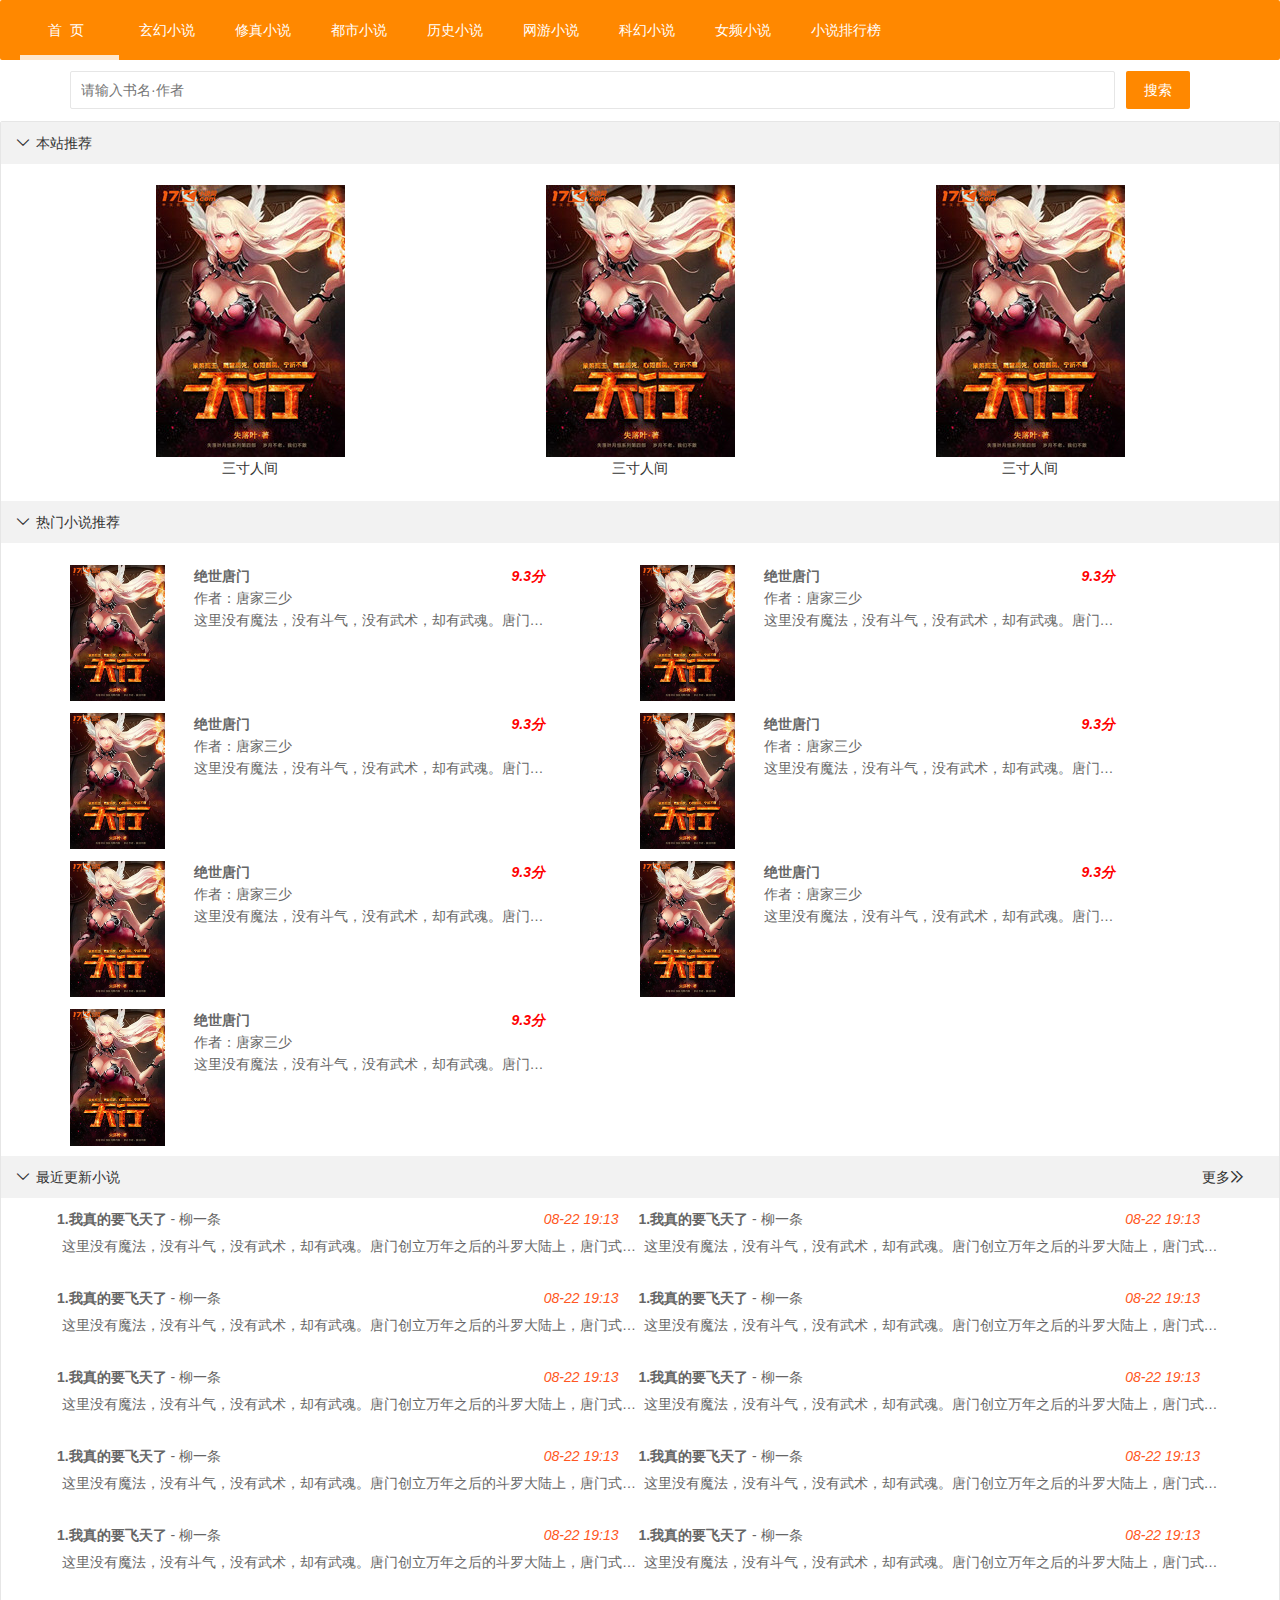
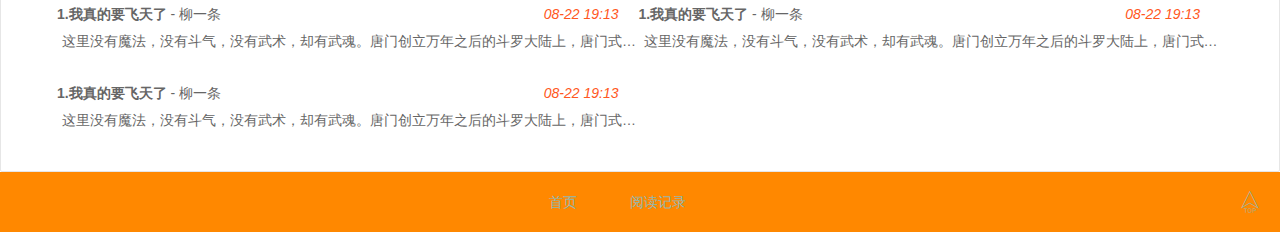
<file: mobile/index.html>
<!DOCTYPE html>
<html>
<head>
    <meta charset="utf-8">
    <meta name="viewport" content="width=device-width, initial-scale=1, maximum-scale=1">
    <title>首页</title>
    <link rel="stylesheet" href="./layui/css/layui.css">
</head>
<body>

<!-- 你的HTML代码 -->
<a name="top"></a>
<ul class="layui-nav" lay-filter="">
    <li class="layui-nav-item layui-this"><a href="">&nbsp;&nbsp;首&nbsp;&nbsp;页&nbsp;&nbsp;&nbsp;&nbsp;</a></li>
    <li class="layui-nav-item"><a href="book_detail.html">玄幻小说</a></li>
    <li class="layui-nav-item"><a href="">修真小说</a></li>
    <li class="layui-nav-item"><a href="">都市小说</a></li>
    <li class="layui-nav-item"><a href="">历史小说</a></li>
    <li class="layui-nav-item"><a href="">网游小说</a></li>
    <li class="layui-nav-item"><a href="">科幻小说</a></li>
    <li class="layui-nav-item"><a href="">女频小说</a></li>
    <li class="layui-nav-item"><a href="">小说排行榜</a></li>
</ul>

<div class="layui-container">
    <div class="layui-row">

        <div class="layui-col-xs10 layui-col-sm10 layui-col-md11 layui-col-lg11" style="padding-top:1%">
            <input type="text" name="title" required lay-verify="required" placeholder="请输入书名·作者" autocomplete="off"
                   class="layui-input">
        </div>
        <div class="layui-col-xs1" style="padding: 1%">
            <button class="layui-btn" lay-submit lay-filter="formDemo">搜索</button>
        </div>
    </div>

</div>
<div class="layui-collapse">
    <div class="layui-colla-item">
        <h2 class="layui-colla-title">本站推荐</h2>
        <div class="layui-colla-content layui-show">


            <div class="layui-container" style="padding: 0px">

                <div class="layui-row" style="text-align: center">
                    <div style="padding: 1%" class="layui-col-xs4 layui-col-sm4 layui-col-md3 layui-col-lg4">
                        <img style=" width:auto; height:auto; max-width:100%; max-height:100%;" src="static/4868.jpg"/>
                        <br/>
                        <a href="book_detail.html">三寸人间</a>


                    </div>
                    <div style="padding: 1%" class="layui-col-xs4 layui-col-sm4 layui-col-md3 layui-col-lg4">
                        <img style=" width:auto; height:auto; max-width:100%; max-height:100%;" src="static/4868.jpg"/>
                        <br/>
                        <a href="">三寸人间</a>
                    </div>
                    <div style="padding: 1%" class="layui-col-xs4 layui-col-sm4 layui-col-md3 layui-col-lg4">
                        <img style=" width:auto; height:auto; max-width:100%; max-height:100%;" src="static/4868.jpg"/>
                        <br/>
                        <a href="">三寸人间</a>
                    </div>
                </div>
            </div>
        </div>
    </div>
    <div class="layui-colla-item">
        <h2 class="layui-colla-title">热门小说推荐</h2>
        <div class="layui-colla-content layui-show">

            <div class="layui-container">
                <div class="layui-row">
                    <div style="margin-top: 1%" class="layui-col-xs11 layui-col-sm6 layui-col-md6 layui-col-lg6">
                        <div class="layui-col-xs2">
                            <img style=" width:auto; height:auto; max-width:100%; max-height:100%;"
                                 src="static/4868.jpg"/>
                        </div>
                        <div class="layui-col-xs10 layui-col-sm8 layui-col-md8 layui-col-lg8"
                             style="float: left;padding-left: 5%">
                            <div><b>绝世唐门</b>
                                <div style="float: right;"><b><i style="color: red">9.3分</i></b></div>
                            </div>
                            <div>作者：唐家三少</div>
                            <div class="layui-elip" style="word-break:break-all;">
                                这里没有魔法，没有斗气，没有武术，却有武魂。唐门创立万年之后的斗罗大陆上，唐门式微。一代天骄横空出世，新一代史莱克七怪能否重振唐门，谱写一曲绝世唐门之歌？
                                百万年魂兽，手握日月摘星辰的死灵圣法神，导致唐门衰落的全新魂导器体系。一切的神奇都将一一展现。 唐门暗器能否重振雄风，唐门能否重现辉煌，一切尽在绝世唐门！
                            </div>
                        </div>
                    </div>
                    <div style="margin-top: 1%" class="layui-col-xs11 layui-col-sm6 layui-col-md6 layui-col-lg6">
                        <div class="layui-col-xs2">
                            <img style=" width:auto; height:auto; max-width:100%; max-height:100%;"
                                 src="static/4868.jpg"/>
                        </div>
                        <div class="layui-col-xs10 layui-col-sm8 layui-col-md8 layui-col-lg8"
                             style="float: left;padding-left: 5%">
                            <div><b>绝世唐门</b>
                                <div style="float: right;"><b><i style="color: red">9.3分</i></b></div>
                            </div>
                            <div>作者：唐家三少</div>
                            <div class="layui-elip" style="word-break:break-all;">
                                这里没有魔法，没有斗气，没有武术，却有武魂。唐门创立万年之后的斗罗大陆上，唐门式微。一代天骄横空出世，新一代史莱克七怪能否重振唐门，谱写一曲绝世唐门之歌？
                                百万年魂兽，手握日月摘星辰的死灵圣法神，导致唐门衰落的全新魂导器体系。一切的神奇都将一一展现。 唐门暗器能否重振雄风，唐门能否重现辉煌，一切尽在绝世唐门！
                            </div>
                        </div>
                    </div>
                    <div style="margin-top: 1%" class="layui-col-xs11 layui-col-sm6 layui-col-md6 layui-col-lg6">
                        <div class="layui-col-xs2">
                            <img style=" width:auto; height:auto; max-width:100%; max-height:100%;"
                                 src="static/4868.jpg"/>
                        </div>
                        <div class="layui-col-xs10 layui-col-sm8 layui-col-md8 layui-col-lg8"
                             style="float: left;padding-left: 5%">
                            <div><b>绝世唐门</b>
                                <div style="float: right;"><b><i style="color: red">9.3分</i></b></div>
                            </div>
                            <div>作者：唐家三少</div>
                            <div class="layui-elip" style="word-break:break-all;">
                                这里没有魔法，没有斗气，没有武术，却有武魂。唐门创立万年之后的斗罗大陆上，唐门式微。一代天骄横空出世，新一代史莱克七怪能否重振唐门，谱写一曲绝世唐门之歌？
                                百万年魂兽，手握日月摘星辰的死灵圣法神，导致唐门衰落的全新魂导器体系。一切的神奇都将一一展现。 唐门暗器能否重振雄风，唐门能否重现辉煌，一切尽在绝世唐门！
                            </div>
                        </div>
                    </div>
                    <div style="margin-top: 1%" class="layui-col-xs11 layui-col-sm6 layui-col-md6 layui-col-lg6">
                        <div class="layui-col-xs2">
                            <img style=" width:auto; height:auto; max-width:100%; max-height:100%;"
                                 src="static/4868.jpg"/>
                        </div>
                        <div class="layui-col-xs10 layui-col-sm8 layui-col-md8 layui-col-lg8"
                             style="float: left;padding-left: 5%">
                            <div><b>绝世唐门</b>
                                <div style="float: right;"><b><i style="color: red">9.3分</i></b></div>
                            </div>
                            <div>作者：唐家三少</div>
                            <div class="layui-elip" style="word-break:break-all;">
                                这里没有魔法，没有斗气，没有武术，却有武魂。唐门创立万年之后的斗罗大陆上，唐门式微。一代天骄横空出世，新一代史莱克七怪能否重振唐门，谱写一曲绝世唐门之歌？
                                百万年魂兽，手握日月摘星辰的死灵圣法神，导致唐门衰落的全新魂导器体系。一切的神奇都将一一展现。 唐门暗器能否重振雄风，唐门能否重现辉煌，一切尽在绝世唐门！
                            </div>
                        </div>
                    </div>
                    <div style="margin-top: 1%" class="layui-col-xs11 layui-col-sm6 layui-col-md6 layui-col-lg6">
                        <div class="layui-col-xs2">
                            <img style=" width:auto; height:auto; max-width:100%; max-height:100%;"
                                 src="static/4868.jpg"/>
                        </div>
                        <div class="layui-col-xs10 layui-col-sm8 layui-col-md8 layui-col-lg8"
                             style="float: left;padding-left: 5%">
                            <div><b>绝世唐门</b>
                                <div style="float: right;"><b><i style="color: red">9.3分</i></b></div>
                            </div>
                            <div>作者：唐家三少</div>
                            <div class="layui-elip" style="word-break:break-all;">
                                这里没有魔法，没有斗气，没有武术，却有武魂。唐门创立万年之后的斗罗大陆上，唐门式微。一代天骄横空出世，新一代史莱克七怪能否重振唐门，谱写一曲绝世唐门之歌？
                                百万年魂兽，手握日月摘星辰的死灵圣法神，导致唐门衰落的全新魂导器体系。一切的神奇都将一一展现。 唐门暗器能否重振雄风，唐门能否重现辉煌，一切尽在绝世唐门！
                            </div>
                        </div>
                    </div>
                    <div style="margin-top: 1%" class="layui-col-xs11 layui-col-sm6 layui-col-md6 layui-col-lg6">
                        <div class="layui-col-xs2">
                            <img style=" width:auto; height:auto; max-width:100%; max-height:100%;"
                                 src="static/4868.jpg"/>
                        </div>
                        <div class="layui-col-xs10 layui-col-sm8 layui-col-md8 layui-col-lg8"
                             style="float: left;padding-left: 5%">
                            <div><b>绝世唐门</b>
                                <div style="float: right;"><b><i style="color: red">9.3分</i></b></div>
                            </div>
                            <div>作者：唐家三少</div>
                            <div class="layui-elip" style="word-break:break-all;">
                                这里没有魔法，没有斗气，没有武术，却有武魂。唐门创立万年之后的斗罗大陆上，唐门式微。一代天骄横空出世，新一代史莱克七怪能否重振唐门，谱写一曲绝世唐门之歌？
                                百万年魂兽，手握日月摘星辰的死灵圣法神，导致唐门衰落的全新魂导器体系。一切的神奇都将一一展现。 唐门暗器能否重振雄风，唐门能否重现辉煌，一切尽在绝世唐门！
                            </div>
                        </div>
                    </div>
                    <div style="margin-top: 1%" class="layui-col-xs11 layui-col-sm6 layui-col-md6 layui-col-lg6">
                        <div class="layui-col-xs2">
                            <img style=" width:auto; height:auto; max-width:100%; max-height:100%;"
                                 src="static/4868.jpg"/>
                        </div>
                        <div class="layui-col-xs10 layui-col-sm8 layui-col-md8 layui-col-lg8"
                             style="float: left;padding-left: 5%">
                            <div><b>绝世唐门</b>
                                <div style="float: right;"><b><i style="color: red">9.3分</i></b></div>
                            </div>
                            <div>作者：唐家三少</div>
                            <div class="layui-elip" style="word-break:break-all;">
                                这里没有魔法，没有斗气，没有武术，却有武魂。唐门创立万年之后的斗罗大陆上，唐门式微。一代天骄横空出世，新一代史莱克七怪能否重振唐门，谱写一曲绝世唐门之歌？
                                百万年魂兽，手握日月摘星辰的死灵圣法神，导致唐门衰落的全新魂导器体系。一切的神奇都将一一展现。 唐门暗器能否重振雄风，唐门能否重现辉煌，一切尽在绝世唐门！
                            </div>
                        </div>
                    </div>
                </div>

            </div>
        </div>
    </div>
    <div class="layui-colla-item">
        <h2 class="layui-colla-title">最近更新小说<div style="float: right; margin-right: 20px"><a href="javascript:moreNewBooks()"><i style="font-size: 14px;" class="layui-icon">更多&#xe65b;</i></a></div></h2>
        <div class="layui-colla-content layui-show">

            <div class="layui-container" style="padding-left: 2px;padding-right: 5px">
                <div class="layui-row">
                    <div style="padding-bottom: 30px" class="layui-col-xs11 layui-col-sm6 layui-col-md6 layui-col-lg6">

                        <div class="layui-col-xs8 layui-col-sm5 layui-col-md5 layui-col-lg5"><b>1.我真的要飞天了</b> - 柳一条
                        </div>
                        <div style="color: #FF5722;float: right;padding-right: 20px"><i>08-22 19:13</i></div>
                        <div style="clear: both"></div>
                        <div style="padding-left: 5px;padding-top: 5px" class="layui-elip">
                            这里没有魔法，没有斗气，没有武术，却有武魂。唐门创立万年之后的斗罗大陆上，唐门式微。一代天骄横空出世，新一代史莱克七怪能否重振唐门，谱写一曲绝世唐门之歌？
                            百万年魂兽，手握日月摘星辰的死灵圣法神，导致唐门衰落的全新魂导器体系。一切的神奇都将一一展现。 唐门暗器能否重振雄风，唐门能否重现辉煌，一切尽在绝世唐门！
                        </div>
                    </div>
                    <div style="padding-bottom: 30px" class="layui-col-xs11 layui-col-sm6 layui-col-md6 layui-col-lg6">

                        <div class="layui-col-xs8 layui-col-sm5 layui-col-md5 layui-col-lg5"><b>1.我真的要飞天了</b> - 柳一条
                        </div>
                        <div style="color: #FF5722;float: right;padding-right: 20px"><i>08-22 19:13</i></div>
                        <div style="clear: both"></div>
                        <div style="padding-left: 5px;padding-top: 5px" class="layui-elip">
                            这里没有魔法，没有斗气，没有武术，却有武魂。唐门创立万年之后的斗罗大陆上，唐门式微。一代天骄横空出世，新一代史莱克七怪能否重振唐门，谱写一曲绝世唐门之歌？
                            百万年魂兽，手握日月摘星辰的死灵圣法神，导致唐门衰落的全新魂导器体系。一切的神奇都将一一展现。 唐门暗器能否重振雄风，唐门能否重现辉煌，一切尽在绝世唐门！
                        </div>
                    </div>
                    <div style="padding-bottom: 30px" class="layui-col-xs11 layui-col-sm6 layui-col-md6 layui-col-lg6">

                        <div class="layui-col-xs8 layui-col-sm5 layui-col-md5 layui-col-lg5"><b>1.我真的要飞天了</b> - 柳一条
                        </div>
                        <div style="color: #FF5722;float: right;padding-right: 20px"><i>08-22 19:13</i></div>
                        <div style="clear: both"></div>
                        <div style="padding-left: 5px;padding-top: 5px" class="layui-elip">
                            这里没有魔法，没有斗气，没有武术，却有武魂。唐门创立万年之后的斗罗大陆上，唐门式微。一代天骄横空出世，新一代史莱克七怪能否重振唐门，谱写一曲绝世唐门之歌？
                            百万年魂兽，手握日月摘星辰的死灵圣法神，导致唐门衰落的全新魂导器体系。一切的神奇都将一一展现。 唐门暗器能否重振雄风，唐门能否重现辉煌，一切尽在绝世唐门！
                        </div>
                    </div>
                    <div style="padding-bottom: 30px" class="layui-col-xs11 layui-col-sm6 layui-col-md6 layui-col-lg6">

                        <div class="layui-col-xs8 layui-col-sm5 layui-col-md5 layui-col-lg5"><b>1.我真的要飞天了</b> - 柳一条
                        </div>
                        <div style="color: #FF5722;float: right;padding-right: 20px"><i>08-22 19:13</i></div>
                        <div style="clear: both"></div>
                        <div style="padding-left: 5px;padding-top: 5px" class="layui-elip">
                            这里没有魔法，没有斗气，没有武术，却有武魂。唐门创立万年之后的斗罗大陆上，唐门式微。一代天骄横空出世，新一代史莱克七怪能否重振唐门，谱写一曲绝世唐门之歌？
                            百万年魂兽，手握日月摘星辰的死灵圣法神，导致唐门衰落的全新魂导器体系。一切的神奇都将一一展现。 唐门暗器能否重振雄风，唐门能否重现辉煌，一切尽在绝世唐门！
                        </div>
                    </div>
                    <div style="padding-bottom: 30px" class="layui-col-xs11 layui-col-sm6 layui-col-md6 layui-col-lg6">

                        <div class="layui-col-xs8 layui-col-sm5 layui-col-md5 layui-col-lg5"><b>1.我真的要飞天了</b> - 柳一条
                        </div>
                        <div style="color: #FF5722;float: right;padding-right: 20px"><i>08-22 19:13</i></div>
                        <div style="clear: both"></div>
                        <div style="padding-left: 5px;padding-top: 5px" class="layui-elip">
                            这里没有魔法，没有斗气，没有武术，却有武魂。唐门创立万年之后的斗罗大陆上，唐门式微。一代天骄横空出世，新一代史莱克七怪能否重振唐门，谱写一曲绝世唐门之歌？
                            百万年魂兽，手握日月摘星辰的死灵圣法神，导致唐门衰落的全新魂导器体系。一切的神奇都将一一展现。 唐门暗器能否重振雄风，唐门能否重现辉煌，一切尽在绝世唐门！
                        </div>
                    </div>
                    <div style="padding-bottom: 30px" class="layui-col-xs11 layui-col-sm6 layui-col-md6 layui-col-lg6">

                        <div class="layui-col-xs8 layui-col-sm5 layui-col-md5 layui-col-lg5"><b>1.我真的要飞天了</b> - 柳一条
                        </div>
                        <div style="color: #FF5722;float: right;padding-right: 20px"><i>08-22 19:13</i></div>
                        <div style="clear: both"></div>
                        <div style="padding-left: 5px;padding-top: 5px" class="layui-elip">
                            这里没有魔法，没有斗气，没有武术，却有武魂。唐门创立万年之后的斗罗大陆上，唐门式微。一代天骄横空出世，新一代史莱克七怪能否重振唐门，谱写一曲绝世唐门之歌？
                            百万年魂兽，手握日月摘星辰的死灵圣法神，导致唐门衰落的全新魂导器体系。一切的神奇都将一一展现。 唐门暗器能否重振雄风，唐门能否重现辉煌，一切尽在绝世唐门！
                        </div>
                    </div>
                    <div style="padding-bottom: 30px" class="layui-col-xs11 layui-col-sm6 layui-col-md6 layui-col-lg6">

                        <div class="layui-col-xs8 layui-col-sm5 layui-col-md5 layui-col-lg5"><b>1.我真的要飞天了</b> - 柳一条
                        </div>
                        <div style="color: #FF5722;float: right;padding-right: 20px"><i>08-22 19:13</i></div>
                        <div style="clear: both"></div>
                        <div style="padding-left: 5px;padding-top: 5px" class="layui-elip">
                            这里没有魔法，没有斗气，没有武术，却有武魂。唐门创立万年之后的斗罗大陆上，唐门式微。一代天骄横空出世，新一代史莱克七怪能否重振唐门，谱写一曲绝世唐门之歌？
                            百万年魂兽，手握日月摘星辰的死灵圣法神，导致唐门衰落的全新魂导器体系。一切的神奇都将一一展现。 唐门暗器能否重振雄风，唐门能否重现辉煌，一切尽在绝世唐门！
                        </div>
                    </div>
                    <div style="padding-bottom: 30px" class="layui-col-xs11 layui-col-sm6 layui-col-md6 layui-col-lg6">

                        <div class="layui-col-xs8 layui-col-sm5 layui-col-md5 layui-col-lg5"><b>1.我真的要飞天了</b> - 柳一条
                        </div>
                        <div style="color: #FF5722;float: right;padding-right: 20px"><i>08-22 19:13</i></div>
                        <div style="clear: both"></div>
                        <div style="padding-left: 5px;padding-top: 5px" class="layui-elip">
                            这里没有魔法，没有斗气，没有武术，却有武魂。唐门创立万年之后的斗罗大陆上，唐门式微。一代天骄横空出世，新一代史莱克七怪能否重振唐门，谱写一曲绝世唐门之歌？
                            百万年魂兽，手握日月摘星辰的死灵圣法神，导致唐门衰落的全新魂导器体系。一切的神奇都将一一展现。 唐门暗器能否重振雄风，唐门能否重现辉煌，一切尽在绝世唐门！
                        </div>
                    </div>
                    <div style="padding-bottom: 30px" class="layui-col-xs11 layui-col-sm6 layui-col-md6 layui-col-lg6">

                        <div class="layui-col-xs8 layui-col-sm5 layui-col-md5 layui-col-lg5"><b>1.我真的要飞天了</b> - 柳一条
                        </div>
                        <div style="color: #FF5722;float: right;padding-right: 20px"><i>08-22 19:13</i></div>
                        <div style="clear: both"></div>
                        <div style="padding-left: 5px;padding-top: 5px" class="layui-elip">
                            这里没有魔法，没有斗气，没有武术，却有武魂。唐门创立万年之后的斗罗大陆上，唐门式微。一代天骄横空出世，新一代史莱克七怪能否重振唐门，谱写一曲绝世唐门之歌？
                            百万年魂兽，手握日月摘星辰的死灵圣法神，导致唐门衰落的全新魂导器体系。一切的神奇都将一一展现。 唐门暗器能否重振雄风，唐门能否重现辉煌，一切尽在绝世唐门！
                        </div>
                    </div>
                    <div style="padding-bottom: 30px" class="layui-col-xs11 layui-col-sm6 layui-col-md6 layui-col-lg6">

                        <div class="layui-col-xs8 layui-col-sm5 layui-col-md5 layui-col-lg5"><b>1.我真的要飞天了</b> - 柳一条
                        </div>
                        <div style="color: #FF5722;float: right;padding-right: 20px"><i>08-22 19:13</i></div>
                        <div style="clear: both"></div>
                        <div style="padding-left: 5px;padding-top: 5px" class="layui-elip">
                            这里没有魔法，没有斗气，没有武术，却有武魂。唐门创立万年之后的斗罗大陆上，唐门式微。一代天骄横空出世，新一代史莱克七怪能否重振唐门，谱写一曲绝世唐门之歌？
                            百万年魂兽，手握日月摘星辰的死灵圣法神，导致唐门衰落的全新魂导器体系。一切的神奇都将一一展现。 唐门暗器能否重振雄风，唐门能否重现辉煌，一切尽在绝世唐门！
                        </div>
                    </div>
                    <div style="padding-bottom: 30px" class="layui-col-xs11 layui-col-sm6 layui-col-md6 layui-col-lg6">

                        <div class="layui-col-xs8 layui-col-sm5 layui-col-md5 layui-col-lg5"><b>1.我真的要飞天了</b> - 柳一条
                        </div>
                        <div style="color: #FF5722;float: right;padding-right: 20px"><i>08-22 19:13</i></div>
                        <div style="clear: both"></div>
                        <div style="padding-left: 5px;padding-top: 5px" class="layui-elip">
                            这里没有魔法，没有斗气，没有武术，却有武魂。唐门创立万年之后的斗罗大陆上，唐门式微。一代天骄横空出世，新一代史莱克七怪能否重振唐门，谱写一曲绝世唐门之歌？
                            百万年魂兽，手握日月摘星辰的死灵圣法神，导致唐门衰落的全新魂导器体系。一切的神奇都将一一展现。 唐门暗器能否重振雄风，唐门能否重现辉煌，一切尽在绝世唐门！
                        </div>
                    </div>
                    <div style="padding-bottom: 30px" class="layui-col-xs11 layui-col-sm6 layui-col-md6 layui-col-lg6">

                        <div class="layui-col-xs8 layui-col-sm5 layui-col-md5 layui-col-lg5"><b>1.我真的要飞天了</b> - 柳一条
                        </div>
                        <div style="color: #FF5722;float: right;padding-right: 20px"><i>08-22 19:13</i></div>
                        <div style="clear: both"></div>
                        <div style="padding-left: 5px;padding-top: 5px" class="layui-elip">
                            这里没有魔法，没有斗气，没有武术，却有武魂。唐门创立万年之后的斗罗大陆上，唐门式微。一代天骄横空出世，新一代史莱克七怪能否重振唐门，谱写一曲绝世唐门之歌？
                            百万年魂兽，手握日月摘星辰的死灵圣法神，导致唐门衰落的全新魂导器体系。一切的神奇都将一一展现。 唐门暗器能否重振雄风，唐门能否重现辉煌，一切尽在绝世唐门！
                        </div>
                    </div>
                    <div style="padding-bottom: 30px" class="layui-col-xs11 layui-col-sm6 layui-col-md6 layui-col-lg6">

                        <div class="layui-col-xs8 layui-col-sm5 layui-col-md5 layui-col-lg5"><b>1.我真的要飞天了</b> - 柳一条
                        </div>
                        <div style="color: #FF5722;float: right;padding-right: 20px"><i>08-22 19:13</i></div>
                        <div style="clear: both"></div>
                        <div style="padding-left: 5px;padding-top: 5px" class="layui-elip">
                            这里没有魔法，没有斗气，没有武术，却有武魂。唐门创立万年之后的斗罗大陆上，唐门式微。一代天骄横空出世，新一代史莱克七怪能否重振唐门，谱写一曲绝世唐门之歌？
                            百万年魂兽，手握日月摘星辰的死灵圣法神，导致唐门衰落的全新魂导器体系。一切的神奇都将一一展现。 唐门暗器能否重振雄风，唐门能否重现辉煌，一切尽在绝世唐门！
                        </div>
                    </div>


                </div>
            </div>

        </div>
    </div>
</div>
<div style="height: 60px;line-height: 60px;text-align: center" class="layui-footer footer footer-demo layui-bg-cyan">
    <a style="font-size: 14px;color: #92B8B1;">首页</a>
    <a style="font-size: 14px;color: #92B8B1;margin-left: 50px">阅读记录</a>
    <div style="float: right"><a href="#top"><i class="layui-icon"
                                                style="margin-right:15px;font-size: 30px;color:#92B8B1 ">&#xe604;</i></a>
    </div>
</div>


<script src="./layui/layui.all.js"></script>
<script src="./js/jquery-1.9.1.js"></script>

<script>

    function moreNewBooks(event) {
        alert("获取更多");
        alert($("a"))
    }

</script>
</body>
</html>
</file>
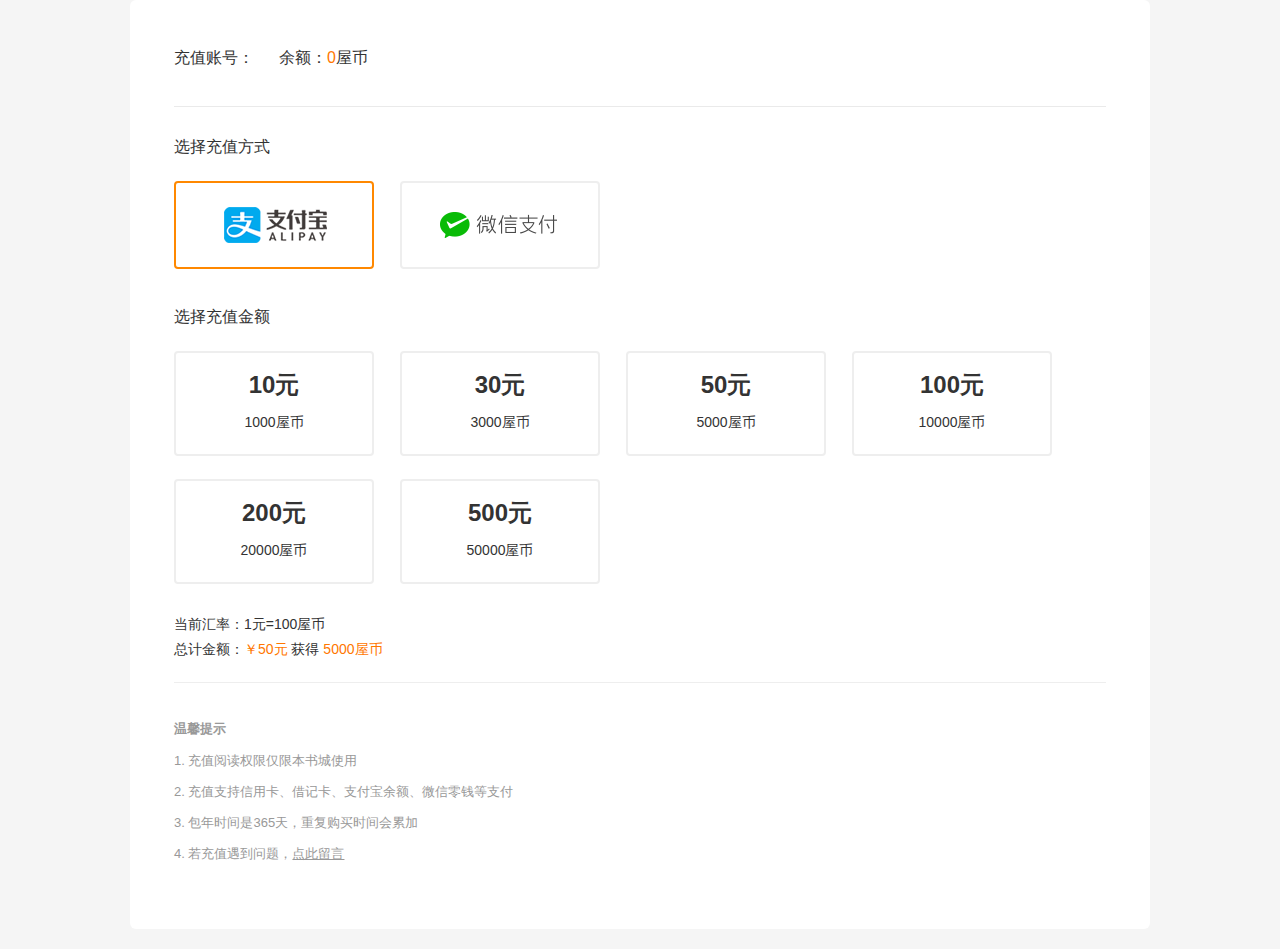
<file: pay/index.html>
<!DOCTYPE html PUBLIC "-//W3C//DTD XHTML 1.0 Transitional//EN" "http://www.w3.org/TR/xhtml1/DTD/xhtml1-transitional.dtd">
<html xmlns="http://www.w3.org/1999/xhtml">
<head th:replace="common/header :: common_head(~{::title},~{},~{::link},~{})">
    <title th:text="'充值_'+${application.website.name}"></title>
    <link rel="stylesheet" href="/css/base.css"/>
    <link rel="stylesheet" href="/css/main.css"/>
</head>
<body class="">

<div th:replace="common/top :: top('')">
</div>

<form action="/pay/aliPay" method="post" id="payform" name="payform">
    <div class="main box_center cf">

        <div class="channelWrap channelPay cf">

            <div class="payBox cf">
                <div class="payHead cf">
                    <div class="fl">
                        充值账号：<span class="user_name" id="my_name"></span>余额：<em class="red" id="accountBalance">0</em>屋币<!--<em class="red">+0</em>代金券-->
                    </div>
                </div>
                <div class="payCon">
                    <h5>选择充值方式</h5>
                    <ul class="pay_way cf" id="ulPayType">
                        <li class="on"  valp="1"><img class="pay_pic" src="../images/pay_zfb.png" alt="支付宝支付" /></li>
                        <li valp="2"><img class="pay_pic" src="../images/pay_wx.png" alt="微信支付" /></li>

                    </ul>
                    <h5>选择充值金额</h5>
                    <ul class="pay_way cf" id="ulZFWX">
                        <li vals="10"><strong>10元</strong><span class="pay_mn">1000屋币</span></li>
                        <li vals="30"><strong>30元</strong><span class="pay_mn">3000屋币</span></li>
                        <li vals="50"><strong>50元</strong><span class="pay_mn">5000屋币<!--<em class="red">+ 送500代金券</em>--></span></li>
                        <li vals="100"><strong>100元</strong><span class="pay_mn">10000屋币<!--<em class="red">+ 送1200代金券</em>--></span></li>
                        <li vals="200"><strong>200元</strong><span class="pay_mn">20000屋币<!--<em class="red">+ 送3000代金券</em>--></span></li>
                        <li vals="500"><strong>500元</strong><span class="pay_mn">50000屋币<!--<em class="red">+ 送10000代金券</em>--></span></li>
                    </ul>
                    <ul class="pay_way cf" style="display:none;" id="ulPayPal">
                        <li vals="20"><strong>20美元</strong><span class="pay_mn">10000屋币</span></li>
                        <li vals="50" class="on"><strong>50美元</strong><span class="pay_mn">25000屋币<em class="red"></em></span></li>
                        <li vals="100"><strong>100美元</strong><span class="pay_mn">50000屋币<em class="red"></em></span></li>
                    </ul>
                    <ul class="pay_Checkout" id="ulZFWXXJ">
                        <li>当前汇率：1元=100屋币</li>
                        <li>总计金额：<em class="red" id="showTotal">￥50元</em> 获得 <em class="red" id="showRemark">5000屋币<!--+500代金券--></em></li>
                        <li style="display:none"><a class="btn_red" href="pay_success.html" onclick="javascript:UserPay.sendPay();">立即支付</a></li>
                    </ul>
                    <ul class="pay_Checkout" style="display:none;" id="ulPayPalXJ">
                        <li>当前汇率：1美元=500屋币</li>
                        <li>总计金额：<em class="red" id="showPayPalTotal">50美元</em> 获得 <em class="red" id="showPayPalRemark">25000屋币</em></li>
                        <li style="display:none"><a class="btn_red" href="javascript:void(0);" onclick="javascript:UserPay.sendPay();">立即支付</a></li>
                    </ul>
                </div>
                <div class="payFoot">
                    <strong class="tip_tit">温馨提示</strong>
                    <ul class="tip_list">
                        <li>1. 充值阅读权限仅限本书城使用</li>
                        <li>2. 充值支持信用卡、借记卡、支付宝余额、微信零钱等支付</li>
                        <li>3. 包年时间是365天，重复购买时间会累加</li>
                        <li>4. 若充值遇到问题，<a href="/user/feedback.html" target="_blank" class="unlink black9">点此留言</a></li>
                    </ul>
                </div>
            </div>

        </div>
    </div>
    <input type="hidden" id="pValue" name="payAmount"  />
</form>


<div th:replace="common/footer :: footer">
</div>
<div th:replace="common/js :: js"></div>
<script src="/javascript/pay.js" type="text/javascript"></script>

<script type="text/javascript">



    //查询用户信息
    $.ajax({
        type: "get",
        url: "/user/userInfo",
        data: {},
        dataType: "json",
        success: function (data) {
            if (data.code == 200) {
                if(data.data.nickName){
                    $("#my_name").html(data.data.nickName);
                }else{
                    $("#my_name").html(data.data.username);
                }

                $("#accountBalance").html(data.data.accountBalance);

            } else if (data.code == 1001) {
                //未登录
                location.href = '/user/login.html?originUrl=' + decodeURIComponent(location.href);

            } else {
                layer.alert(data.msg);
            }

        },
        error: function () {
            layer.alert('网络异常');
        }
    })

    $("#ulZFWX").find("li").click(function () {

        var payType = $("#ulPayType").find("li.on").attr("valp");

        if(payType == 2){
            layer.alert("微信支付暂未开通，敬请期待");
            return ;
        }

        $("#pValue").val($(this).attr("vals"));

        $("#payform").submit();





    });
</script>


</body>
</html>
</file>
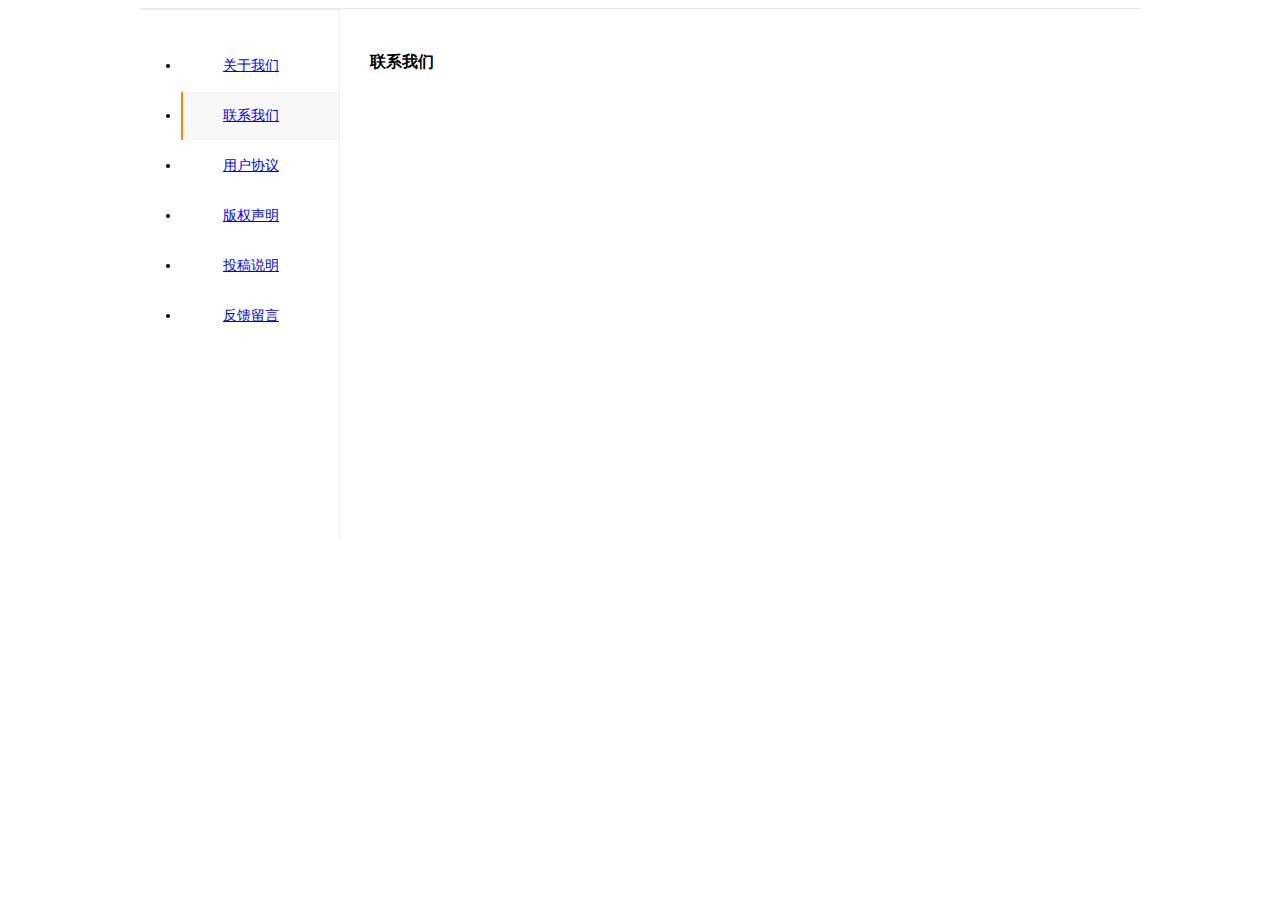
<file: about/contact.html>
<!DOCTYPE html PUBLIC "-//W3C//DTD XHTML 1.0 Transitional//EN" "http://www.w3.org/TR/xhtml1/DTD/xhtml1-transitional.dtd">
<html xmlns="http://www.w3.org/1999/xhtml">
<head th:replace="common/header :: common_head(~{::title},~{::meta},~{::link},~{})">
    <title th:text="'联系我们_'+${application.website.name}"></title>
    <meta name="keywords" content="联系我们,小说,小说网,言情小说,都市小说,玄幻小说,穿越小说,青春小说,总裁豪门小说,网络小说,免费小说,全本小说,原创网络文学" />
    <meta name="description" th:content="${application.website.name}+'小说每日更新小说连载,小说排行榜,提供言情小说,都市小说,玄幻小说,穿越小说,青春小说,总裁豪门小说,网络小说,免费小说,全本小说,首发小说,最新章节免费小说阅读,精彩尽在'+${application.website.name}+'小说！'" />
    <link rel="stylesheet" href="/css/about.css"/>
</head>
<body class="body">


<div th:replace="common/top :: top('')">
</div>
<div class="main box_center cf">
    <div class="userBox cf">
        <div class="my_l">
            <ul class="log_list">

                <li><a href="/about/default.html">关于我们</a></li>
                <li><a class="on" href="/about/contact.html">联系我们</a></li>
                <li><a href="/about/user_agreement.html">用户协议</a></li>
                <li><a href="/about/copyright.html">版权声明</a></li>
                <li><a href="/about/submission.html">投稿说明</a></li>
                <li><a  href="/user/feedback.html">反馈留言</a></li>
            </ul>
        </div>
        <div class="my_r">
            <div class="aboutBox">
                <h2>联系我们</h2>
                <div class="about_info">
                    <A th:href="'tencent://message/?uin='+${application.website.qq}+'&amp;Site=作家申请,商务合作&amp;Menu=yes'">
                        <img style="border:0px;" th:src="'http://wpa.qq.com/pa?p=1:'+${application.website.qq}+':6'"></a>
                    <p>&nbsp;</p>
                    <p>&nbsp;</p>
                </div>
            </div>
        </div>
    </div>
</div>

<div th:replace="common/footer :: footer">
</div>
<div th:replace="common/js :: js"></div>
<script src="/javascript/bookdetail.js" type="text/javascript"></script>

</body>
</html>
</file>
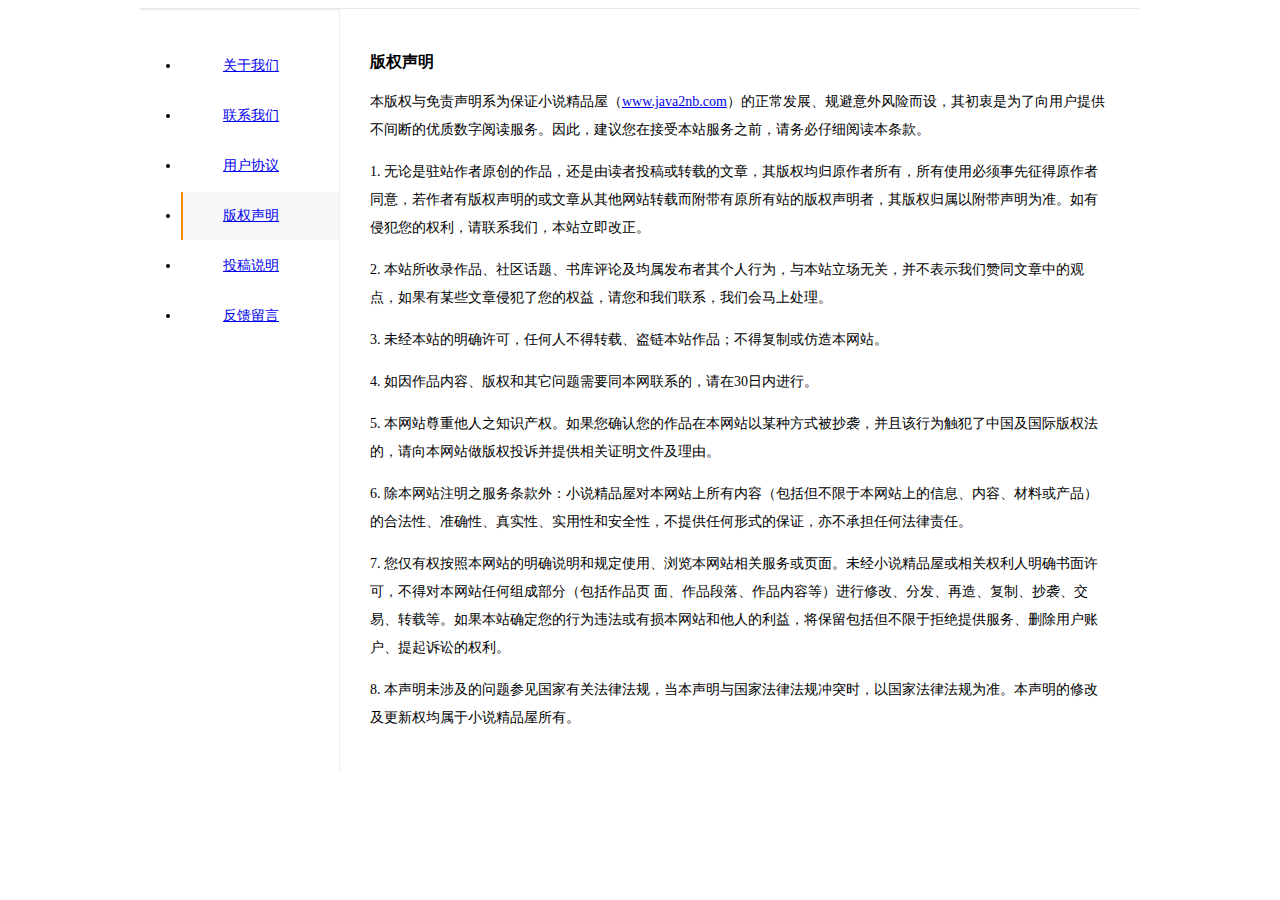
<file: about/copyright.html>
<!DOCTYPE html PUBLIC "-//W3C//DTD XHTML 1.0 Transitional//EN" "http://www.w3.org/TR/xhtml1/DTD/xhtml1-transitional.dtd">
<html xmlns="http://www.w3.org/1999/xhtml">
<head th:replace="common/header :: common_head(~{::title},~{::meta},~{::link},~{})">
    <title th:text="'版权声明_'+${application.website.name}"></title>
    <meta name="keywords" content="版权声明,小说,小说网,言情小说,都市小说,玄幻小说,穿越小说,青春小说,总裁豪门小说,网络小说,免费小说,全本小说,原创网络文学" />
    <meta name="description" th:content="${application.website.name}+'小说每日更新小说连载,小说排行榜,提供言情小说,都市小说,玄幻小说,穿越小说,青春小说,总裁豪门小说,网络小说,免费小说,全本小说,首发小说,最新章节免费小说阅读,精彩尽在'+${application.website.name}+'小说！'" />
    <link rel="stylesheet" href="/css/about.css"/>
</head>
<body class="body">

<div th:replace="common/top :: top('')">
</div>
<div class="main box_center cf">
    <div class="userBox cf">
        <div class="my_l">
            <ul class="log_list">

                <li><a href="/about/default.html">关于我们</a></li>
                <li><a href="/about/contact.html">联系我们</a></li>
                <li><a href="/about/user_agreement.html">用户协议</a></li>
                <li><a class="on" href="/about/copyright.html">版权声明</a></li>
                <li><a href="/about/submission.html">投稿说明</a></li>
                <li><a  href="/user/feedback.html">反馈留言</a></li>
            </ul>
        </div>
        <div class="my_r">
            <div class="aboutBox">
                <h2>版权声明</h2>
                <div class="about_info">
                    <p>本版权与免责声明系为保证小说精品屋（<a href="/">www.java2nb.com</a>）的正常发展、规避意外风险而设，其初衷是为了向用户提供不间断的优质数字阅读服务。因此，建议您在接受本站服务之前，请务必仔细阅读本条款。</p>
                    <p>1. 无论是驻站作者原创的作品，还是由读者投稿或转载的文章，其版权均归原作者所有，所有使用必须事先征得原作者同意，若作者有版权声明的或文章从其他网站转载而附带有原所有站的版权声明者，其版权归属以附带声明为准。如有侵犯您的权利，请联系我们，本站立即改正。</p>
                    <p>2. 本站所收录作品、社区话题、书库评论及均属发布者其个人行为，与本站立场无关，并不表示我们赞同文章中的观点，如果有某些文章侵犯了您的权益，请您和我们联系，我们会马上处理。</p>
                    <p>3. 未经本站的明确许可，任何人不得转载、盗链本站作品；不得复制或仿造本网站。</p>
                    <p>4. 如因作品内容、版权和其它问题需要同本网联系的，请在30日内进行。</p>
                    <p>5. 本网站尊重他人之知识产权。如果您确认您的作品在本网站以某种方式被抄袭，并且该行为触犯了中国及国际版权法的，请向本网站做版权投诉并提供相关证明文件及理由。</p>
                    <p>6. 除本网站注明之服务条款外：小说精品屋对本网站上所有内容（包括但不限于本网站上的信息、内容、材料或产品）的合法性、准确性、真实性、实用性和安全性，不提供任何形式的保证，亦不承担任何法律责任。</p>
                    <p>7. 您仅有权按照本网站的明确说明和规定使用、浏览本网站相关服务或页面。未经小说精品屋或相关权利人明确书面许可，不得对本网站任何组成部分（包括作品页 面、作品段落、作品内容等）进行修改、分发、再造、复制、抄袭、交易、转载等。如果本站确定您的行为违法或有损本网站和他人的利益，将保留包括但不限于拒绝提供服务、删除用户账户、提起诉讼的权利。</p>
                    <p>8. 本声明未涉及的问题参见国家有关法律法规，当本声明与国家法律法规冲突时，以国家法律法规为准。本声明的修改及更新权均属于小说精品屋所有。</p>
                </div>
            </div>
        </div>

    </div>
</div>

<div th:replace="common/footer :: footer">
</div>
<div th:replace="common/js :: js"></div>
<script src="/javascript/bookdetail.js" type="text/javascript"></script>

</body>
</html>
</file>
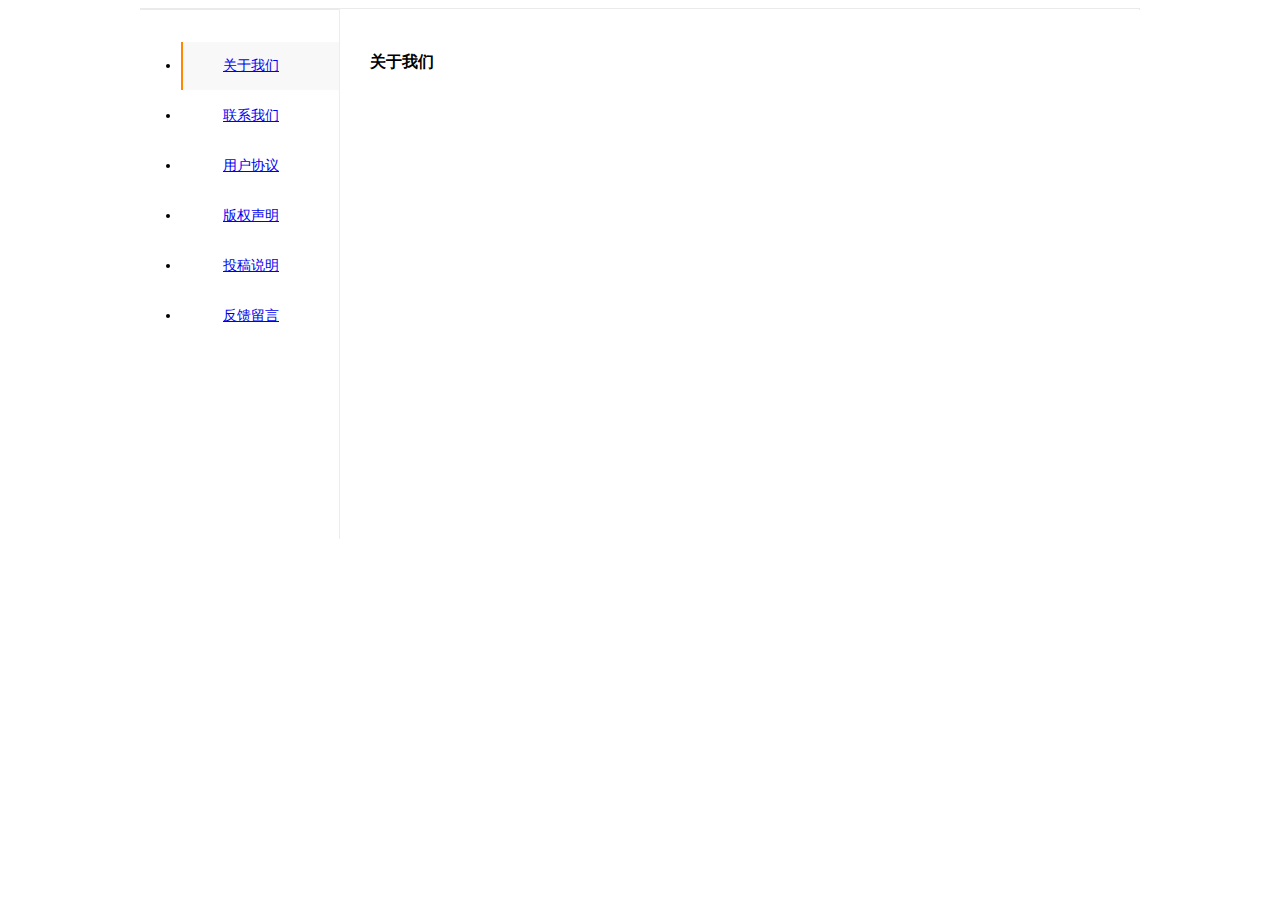
<file: about/default.html>
<!DOCTYPE html PUBLIC "-//W3C//DTD XHTML 1.0 Transitional//EN" "http://www.w3.org/TR/xhtml1/DTD/xhtml1-transitional.dtd">
<html xmlns="http://www.w3.org/1999/xhtml">
<head th:replace="common/header :: common_head(~{::title},~{::meta},~{::link},~{})">
    <title th:text="'关于我们_'+${application.website.name}"></title>
    <meta name="keywords" content="关于我们,小说,小说网,言情小说,都市小说,玄幻小说,穿越小说,青春小说,总裁豪门小说,网络小说,免费小说,全本小说,原创网络文学" />
    <meta name="description" th:content="${application.website.name}+'每日更新小说连载,小说排行榜,提供言情小说,都市小说,玄幻小说,穿越小说,青春小说,总裁豪门小说,网络小说,免费小说,全本小说,首发小说,最新章节免费小说阅读,精彩尽在'+${application.website.name}+'小说！'" />
    <link rel="stylesheet" href="/css/about.css"/>
</head>
<body class="body">

<div th:replace="common/top :: top('')">
</div>
<div class="main box_center cf">
    <div class="userBox cf">
        <div class="my_l">
            <ul class="log_list">

                <li><a class="on" href="/about/default.html">关于我们</a></li>
                <li><a href="/about/contact.html">联系我们</a></li>
                <li><a href="/about/user_agreement.html">用户协议</a></li>
                <li><a href="/about/copyright.html">版权声明</a></li>
                <li><a href="/about/submission.html">投稿说明</a></li>
                <li><a href="/user/feedback.html">反馈留言</a></li>
            </ul>
        </div>
        <div class="my_r">
            <div class="aboutBox">
                <h2>关于我们</h2>
                <div class="about_info">
                    <p th:text="${application.website.name}+'创建于2019年，是集创作、阅读、作品加工、IP运营为一体的中文小说阅读综合平台。'"></p>
                    <p></p>
                </div>
            </div>
        </div>
    </div>
</div>

<div th:replace="common/footer :: footer">
</div>
<div th:replace="common/js :: js"></div>
<script src="/javascript/bookdetail.js" type="text/javascript"></script>

</body>
</html>
</file>
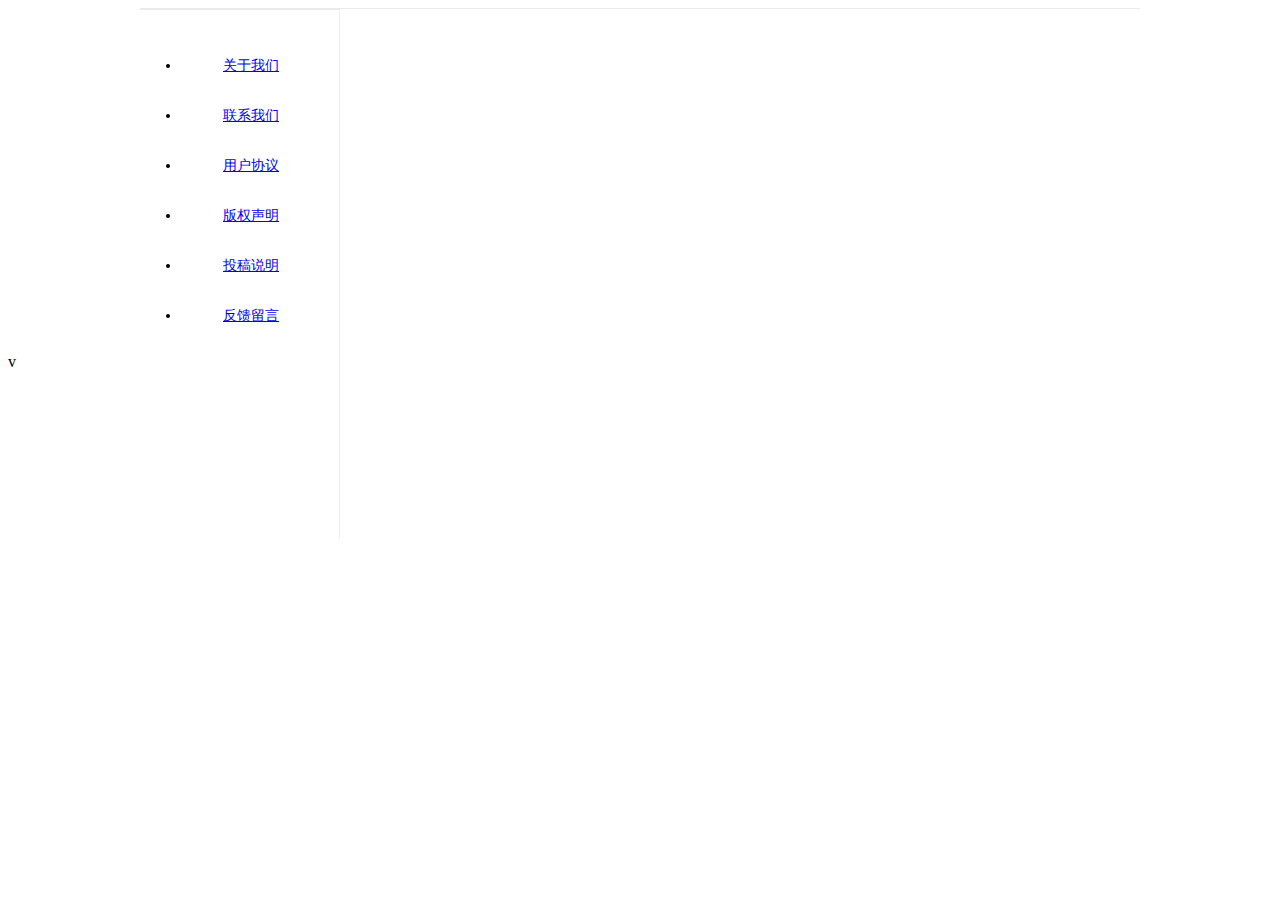
<file: about/news.html>
<!DOCTYPE html PUBLIC "-//W3C//DTD XHTML 1.0 Transitional//EN"
        "http://www.w3.org/TR/xhtml1/DTD/xhtml1-transitional.dtd">
<html xmlns="http://www.w3.org/1999/xhtml">
<head th:replace="common/header :: common_head(~{::title},~{::meta},~{::link},~{})">
    <title th:text="'新闻公共_'+${application.website.name}"></title>
    <meta name="keywords" content="新闻公告,小说,小说网,言情小说,都市小说,玄幻小说,穿越小说,青春小说,总裁豪门小说,网络小说,免费小说,全本小说,原创网络文学"/>
    <meta name="description"
          th:content="${application.website.name}+'小说每日更新小说连载,小说排行榜,提供言情小说,都市小说,玄幻小说,穿越小说,青春小说,总裁豪门小说,网络小说,免费小说,全本小说,首发小说,最新章节免费小说阅读,精彩尽在'+${application.website.name}+'小说！'"/>
    <link rel="stylesheet" href="/css/about.css"/>
</head>
<body class="body">

<div th:replace="common/top :: top('')">
</div>
<!--主体 start-->
<div class="main box_center cf">
    <div class="userBox cf">
        <div class="my_l">
            <ul class="log_list">

                <li><a href="/about/default.html">关于我们</a></li>
                <li><a href="/about/contact.html">联系我们</a></li>
                <li><a href="/about/user_agreement.html">用户协议</a></li>
                <li><a href="/about/copyright.html">版权声明</a></li>
                <li><a href="/about/submission.html">投稿说明</a></li>
                <li><a  href="/user/feedback.html">反馈留言</a></li>
            </ul>
        </div>
        <div class="my_r">
            <div class="newsBox">
                <ul class="news_list" id="newsList">




                </ul>


            </div>
            <div class="pageBox cf" id="newsPage">

            </div>
        </div>

    </div>
</div>
<!--主体 end-->

<div th:replace="common/footer :: footer">
</div>v
<div th:replace="common/js :: js"></div>
<script src="/javascript/bookdetail.js" type="text/javascript"></script>
<script language="javascript" type="text/javascript">
    search(1, 5);

    function search(curr, limit) {

        $.ajax({
            type: "get",
            url: "/news/listByPage",
            data: {'curr':curr,'limit':limit},
            dataType: "json",
            success: function (data) {
                if (data.code == 200) {
                    var newsList = data.data.list;
                    if (newsList.length > 0) {
                        var newsListHtml = "";
                        for (var i = 0; i < newsList.length; i++) {
                            var news = newsList[i];
                            newsListHtml += (" <li>\n" +
                                "                        <h5><i class=\"dot\"></i><a href=\"newsInfo-"+news.id+".html\" >"+news.title+"</a></h5>\n" +
                                "                        <p>"+news.createTime+"</p>\n" +
                                "                    </li>");
                        }
                        $("#newsList").html(newsListHtml);

                        layui.use('laypage', function () {
                            var laypage = layui.laypage;

                            //执行一个laypage实例
                            laypage.render({
                                elem: 'newsPage' //注意，这里的 test1 是 ID，不用加 # 号
                                , count: data.data.total //数据总数，从服务端得到,
                                , curr: data.data.pageNum
                                , limit: data.data.pageSize
                                , jump: function (obj, first) {


                                    //obj包含了当前分页的所有参数，比如：
                                    console.log(obj.curr); //得到当前页，以便向服务端请求对应页的数据。
                                    console.log(obj.limit); //得到每页显示的条数


                                    //首次不执行
                                    if (!first) {
                                        search(obj.curr, obj.limit);
                                    } else {

                                    }
                                }
                            });
                        });

                    }


                } else {
                    layer.alert(data.msg);
                }

            },
            error: function () {
                layer.alert('网络异常');
            }
        })

    }
</script>
</body>
</html>
</file>
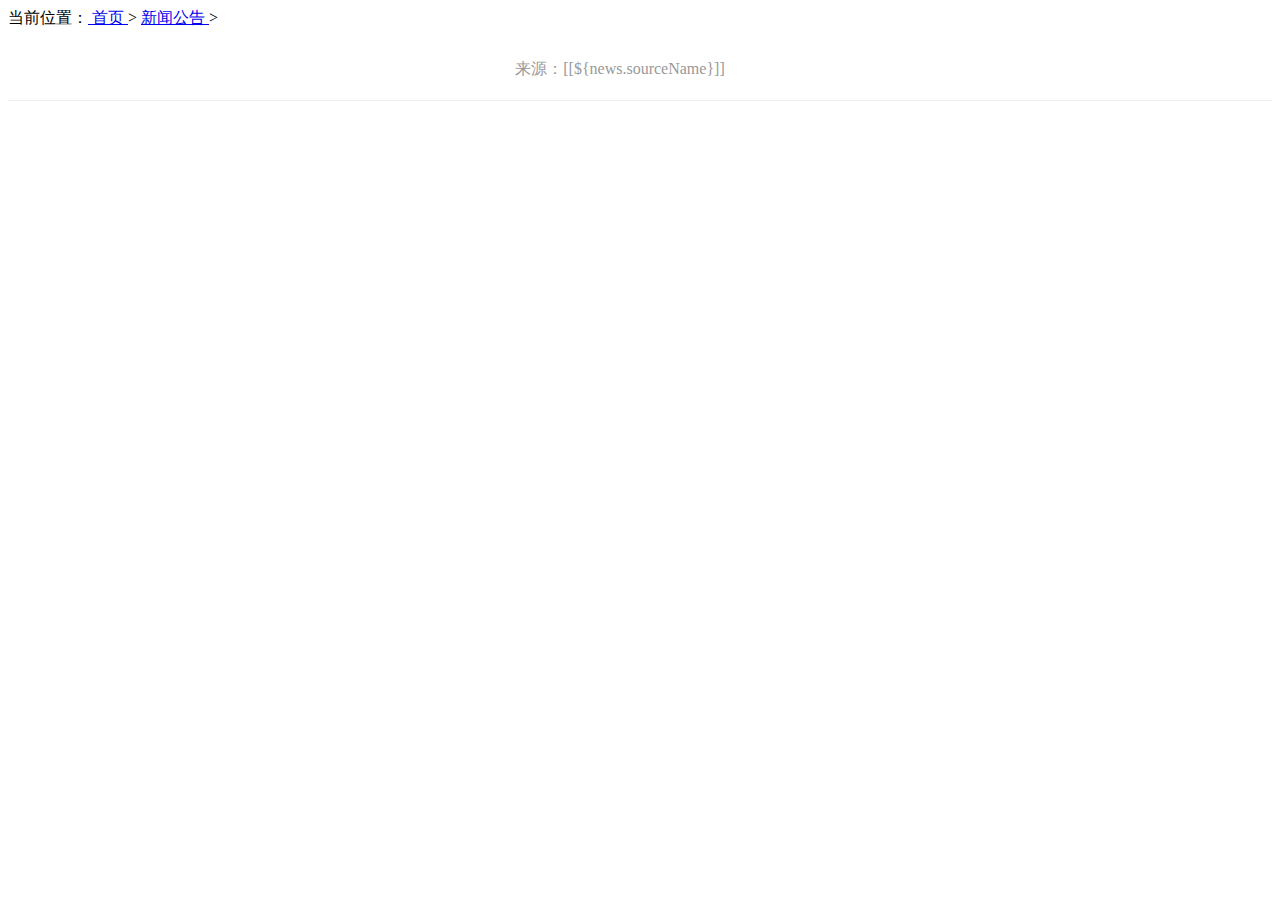
<file: about/news_info.html>
<!DOCTYPE html PUBLIC "-//W3C//DTD XHTML 1.0 Transitional//EN" "http://www.w3.org/TR/xhtml1/DTD/xhtml1-transitional.dtd">
<html xmlns="http://www.w3.org/1999/xhtml">
<head th:replace="common/header :: common_head(~{::title},~{::meta},~{::link},~{})">
    <title th:text="'新闻公告_'+${application.website.name}"></title>
    <meta name="keywords" content="新闻公告,小说,小说网,言情小说,都市小说,玄幻小说,穿越小说,青春小说,总裁豪门小说,网络小说,免费小说,全本小说,原创网络文学"/>
    <meta name="description" th:content="${application.website.name}+'小说每日更新小说连载,小说排行榜,提供言情小说,都市小说,玄幻小说,穿越小说,青春小说,总裁豪门小说,网络小说,免费小说,全本小说,首发小说,最新章节免费小说阅读,精彩尽在'+${application.website.name}+'小说！'" />
    <link rel="stylesheet" href="/css/about.css" />
</head>
<body class="body">

<div th:replace="common/top :: top('')">
</div>
<input type="hidden" id="newsId" th:value="${news.id}"/>
<div class="main box_center cf">
    <div class="newsMain cf">
        <div class="nav_sub">
            当前位置：<a href="/" > 首页 </a> &gt; <a href="/about/news.html" > 新闻公告 </a> &gt; <span th:utext="${news.title}">  </span>
        </div>
        <div class="channelWrap channelNews cf">
            <div class="news_title">
                <h2 th:utext="${news.title}"></h2>
                <!--while [[...]] corresponds to th:text (i.e. result will be HTML-escaped), [(...)] corresponds to th:utext-->
                <p class="from">来源：[[${news.sourceName}]] <span class="time" th:text="'时间：'+${#dates.format(news.createTime, 'yy-MM-dd')}"></span> <span class="time" th:text="'阅读量：'+${news.readCount}"></span></p>
            </div>
            <div class="news_info" th:utext="${news.content}">
            </div>
        </div>
    </div>
</div>

<div th:replace="common/footer :: footer">
</div>

</body>
<div th:replace="common/js :: js"></div>
<script src="/javascript/bookdetail.js" type="text/javascript"></script>
<script type="text/javascript">
    $.post("/news/addReadCount", {"newsId": $("#newsId").val()}, function () {
    });
</script>
</html>
</file>
<file: mobile/layui/css/layui.css>
/** layui-v2.4.5 MIT License By https://www.layui.com */
.layui-inline, img {
    display: inline-block;
    vertical-align: middle
}

h1, h2, h3, h4, h5, h6 {
    font-weight: 400
}

.layui-edge, .layui-header, .layui-inline, .layui-main {
    position: relative
}

.layui-elip, .layui-form-checkbox span, .layui-form-pane .layui-form-label {
    text-overflow: ellipsis;
    white-space: nowrap
}

.layui-btn, .layui-edge, .layui-inline, img {
    vertical-align: middle
}

.layui-btn, .layui-disabled, .layui-icon, .layui-unselect {
    -webkit-user-select: none;
    -ms-user-select: none;
    -moz-user-select: none
}

blockquote, body, button, dd, div, dl, dt, form, h1, h2, h3, h4, h5, h6, input, li, ol, p, pre, td, textarea, th, ul {
    margin: 0;
    padding: 0;
    -webkit-tap-highlight-color: rgba(0, 0, 0, 0)
}

a:active, a:hover {
    outline: 0
}

img {
    border: none
}

li {
    list-style: none
}

table {
    border-collapse: collapse;
    border-spacing: 0
}

h4, h5, h6 {
    font-size: 100%
}

button, input, optgroup, option, select, textarea {
    font-family: inherit;
    font-size: inherit;
    font-style: inherit;
    font-weight: inherit;
    outline: 0
}

pre {
    white-space: pre-wrap;
    white-space: -moz-pre-wrap;
    white-space: -pre-wrap;
    white-space: -o-pre-wrap;
    word-wrap: break-word
}

body {
    line-height: 24px;
    font: 14px Helvetica Neue, Helvetica, PingFang SC, Tahoma, Arial, sans-serif
}

hr {
    height: 1px;
    margin: 10px 0;
    border: 0;
    clear: both
}

a {
    color: #333;
    text-decoration: none
}

a:hover {
    color: #777
}

a cite {
    font-style: normal;
    *cursor: pointer
}

.layui-border-box, .layui-border-box * {
    box-sizing: border-box
}

.layui-box, .layui-box * {
    box-sizing: content-box
}

.layui-clear {
    clear: both;
    *zoom: 1
}

.layui-clear:after {
    content: '\20';
    clear: both;
    *zoom: 1;
    display: block;
    height: 0
}

.layui-inline {
    *display: inline;
    *zoom: 1
}

.layui-edge {
    display: inline-block;
    width: 0;
    height: 0;
    border-width: 6px;
    border-style: dashed;
    border-color: transparent;
    overflow: hidden
}

.layui-edge-top {
    top: -4px;
    border-bottom-color: #999;
    border-bottom-style: solid
}

.layui-edge-right {
    border-left-color: #999;
    border-left-style: solid
}

.layui-edge-bottom {
    top: 2px;
    border-top-color: #999;
    border-top-style: solid
}

.layui-edge-left {
    border-right-color: #999;
    border-right-style: solid
}

.layui-elip {
    overflow: hidden
}

.layui-disabled, .layui-disabled:hover {
    color: #d2d2d2 !important;
    cursor: not-allowed !important
}

.layui-circle {
    border-radius: 100%
}

.layui-show {
    display: block !important
}

.layui-hide {
    display: none !important
}

@font-face {
    font-family: layui-icon;
    src: url(../font/iconfont.eot?v=240);
    src: url(../font/iconfont.eot?v=240#iefix) format('embedded-opentype'), url(../font/iconfont.svg?v=240#iconfont) format('svg'), url(../font/iconfont.woff?v=240) format('woff'), url(../font/iconfont.ttf?v=240) format('truetype')
}

.layui-icon {
    font-family: layui-icon !important;
    font-size: 16px;
    font-style: normal;
    -webkit-font-smoothing: antialiased;
    -moz-osx-font-smoothing: grayscale
}

.layui-icon-reply-fill:before {
    content: "\e611"
}

.layui-icon-set-fill:before {
    content: "\e614"
}

.layui-icon-menu-fill:before {
    content: "\e60f"
}

.layui-icon-search:before {
    content: "\e615"
}

.layui-icon-share:before {
    content: "\e641"
}

.layui-icon-set-sm:before {
    content: "\e620"
}

.layui-icon-engine:before {
    content: "\e628"
}

.layui-icon-close:before {
    content: "\1006"
}

.layui-icon-close-fill:before {
    content: "\1007"
}

.layui-icon-chart-screen:before {
    content: "\e629"
}

.layui-icon-star:before {
    content: "\e600"
}

.layui-icon-circle-dot:before {
    content: "\e617"
}

.layui-icon-chat:before {
    content: "\e606"
}

.layui-icon-release:before {
    content: "\e609"
}

.layui-icon-list:before {
    content: "\e60a"
}

.layui-icon-chart:before {
    content: "\e62c"
}

.layui-icon-ok-circle:before {
    content: "\1005"
}

.layui-icon-layim-theme:before {
    content: "\e61b"
}

.layui-icon-table:before {
    content: "\e62d"
}

.layui-icon-right:before {
    content: "\e602"
}

.layui-icon-left:before {
    content: "\e603"
}

.layui-icon-cart-simple:before {
    content: "\e698"
}

.layui-icon-face-cry:before {
    content: "\e69c"
}

.layui-icon-face-smile:before {
    content: "\e6af"
}

.layui-icon-survey:before {
    content: "\e6b2"
}

.layui-icon-tree:before {
    content: "\e62e"
}

.layui-icon-upload-circle:before {
    content: "\e62f"
}

.layui-icon-add-circle:before {
    content: "\e61f"
}

.layui-icon-download-circle:before {
    content: "\e601"
}

.layui-icon-templeate-1:before {
    content: "\e630"
}

.layui-icon-util:before {
    content: "\e631"
}

.layui-icon-face-surprised:before {
    content: "\e664"
}

.layui-icon-edit:before {
    content: "\e642"
}

.layui-icon-speaker:before {
    content: "\e645"
}

.layui-icon-down:before {
    content: "\e61a"
}

.layui-icon-file:before {
    content: "\e621"
}

.layui-icon-layouts:before {
    content: "\e632"
}

.layui-icon-rate-half:before {
    content: "\e6c9"
}

.layui-icon-add-circle-fine:before {
    content: "\e608"
}

.layui-icon-prev-circle:before {
    content: "\e633"
}

.layui-icon-read:before {
    content: "\e705"
}

.layui-icon-404:before {
    content: "\e61c"
}

.layui-icon-carousel:before {
    content: "\e634"
}

.layui-icon-help:before {
    content: "\e607"
}

.layui-icon-code-circle:before {
    content: "\e635"
}

.layui-icon-water:before {
    content: "\e636"
}

.layui-icon-username:before {
    content: "\e66f"
}

.layui-icon-find-fill:before {
    content: "\e670"
}

.layui-icon-about:before {
    content: "\e60b"
}

.layui-icon-location:before {
    content: "\e715"
}

.layui-icon-up:before {
    content: "\e619"
}

.layui-icon-pause:before {
    content: "\e651"
}

.layui-icon-date:before {
    content: "\e637"
}

.layui-icon-layim-uploadfile:before {
    content: "\e61d"
}

.layui-icon-delete:before {
    content: "\e640"
}

.layui-icon-play:before {
    content: "\e652"
}

.layui-icon-top:before {
    content: "\e604"
}

.layui-icon-friends:before {
    content: "\e612"
}

.layui-icon-refresh-3:before {
    content: "\e9aa"
}

.layui-icon-ok:before {
    content: "\e605"
}

.layui-icon-layer:before {
    content: "\e638"
}

.layui-icon-face-smile-fine:before {
    content: "\e60c"
}

.layui-icon-dollar:before {
    content: "\e659"
}

.layui-icon-group:before {
    content: "\e613"
}

.layui-icon-layim-download:before {
    content: "\e61e"
}

.layui-icon-picture-fine:before {
    content: "\e60d"
}

.layui-icon-link:before {
    content: "\e64c"
}

.layui-icon-diamond:before {
    content: "\e735"
}

.layui-icon-log:before {
    content: "\e60e"
}

.layui-icon-rate-solid:before {
    content: "\e67a"
}

.layui-icon-fonts-del:before {
    content: "\e64f"
}

.layui-icon-unlink:before {
    content: "\e64d"
}

.layui-icon-fonts-clear:before {
    content: "\e639"
}

.layui-icon-triangle-r:before {
    content: "\e623"
}

.layui-icon-circle:before {
    content: "\e63f"
}

.layui-icon-radio:before {
    content: "\e643"
}

.layui-icon-align-center:before {
    content: "\e647"
}

.layui-icon-align-right:before {
    content: "\e648"
}

.layui-icon-align-left:before {
    content: "\e649"
}

.layui-icon-loading-1:before {
    content: "\e63e"
}

.layui-icon-return:before {
    content: "\e65c"
}

.layui-icon-fonts-strong:before {
    content: "\e62b"
}

.layui-icon-upload:before {
    content: "\e67c"
}

.layui-icon-dialogue:before {
    content: "\e63a"
}

.layui-icon-video:before {
    content: "\e6ed"
}

.layui-icon-headset:before {
    content: "\e6fc"
}

.layui-icon-cellphone-fine:before {
    content: "\e63b"
}

.layui-icon-add-1:before {
    content: "\e654"
}

.layui-icon-face-smile-b:before {
    content: "\e650"
}

.layui-icon-fonts-html:before {
    content: "\e64b"
}

.layui-icon-form:before {
    content: "\e63c"
}

.layui-icon-cart:before {
    content: "\e657"
}

.layui-icon-camera-fill:before {
    content: "\e65d"
}

.layui-icon-tabs:before {
    content: "\e62a"
}

.layui-icon-fonts-code:before {
    content: "\e64e"
}

.layui-icon-fire:before {
    content: "\e756"
}

.layui-icon-set:before {
    content: "\e716"
}

.layui-icon-fonts-u:before {
    content: "\e646"
}

.layui-icon-triangle-d:before {
    content: "\e625"
}

.layui-icon-tips:before {
    content: "\e702"
}

.layui-icon-picture:before {
    content: "\e64a"
}

.layui-icon-more-vertical:before {
    content: "\e671"
}

.layui-icon-flag:before {
    content: "\e66c"
}

.layui-icon-loading:before {
    content: "\e63d"
}

.layui-icon-fonts-i:before {
    content: "\e644"
}

.layui-icon-refresh-1:before {
    content: "\e666"
}

.layui-icon-rmb:before {
    content: "\e65e"
}

.layui-icon-home:before {
    content: "\e68e"
}

.layui-icon-user:before {
    content: "\e770"
}

.layui-icon-notice:before {
    content: "\e667"
}

.layui-icon-login-weibo:before {
    content: "\e675"
}

.layui-icon-voice:before {
    content: "\e688"
}

.layui-icon-upload-drag:before {
    content: "\e681"
}

.layui-icon-login-qq:before {
    content: "\e676"
}

.layui-icon-snowflake:before {
    content: "\e6b1"
}

.layui-icon-file-b:before {
    content: "\e655"
}

.layui-icon-template:before {
    content: "\e663"
}

.layui-icon-auz:before {
    content: "\e672"
}

.layui-icon-console:before {
    content: "\e665"
}

.layui-icon-app:before {
    content: "\e653"
}

.layui-icon-prev:before {
    content: "\e65a"
}

.layui-icon-website:before {
    content: "\e7ae"
}

.layui-icon-next:before {
    content: "\e65b"
}

.layui-icon-component:before {
    content: "\e857"
}

.layui-icon-more:before {
    content: "\e65f"
}

.layui-icon-login-wechat:before {
    content: "\e677"
}

.layui-icon-shrink-right:before {
    content: "\e668"
}

.layui-icon-spread-left:before {
    content: "\e66b"
}

.layui-icon-camera:before {
    content: "\e660"
}

.layui-icon-note:before {
    content: "\e66e"
}

.layui-icon-refresh:before {
    content: "\e669"
}

.layui-icon-female:before {
    content: "\e661"
}

.layui-icon-male:before {
    content: "\e662"
}

.layui-icon-password:before {
    content: "\e673"
}

.layui-icon-senior:before {
    content: "\e674"
}

.layui-icon-theme:before {
    content: "\e66a"
}

.layui-icon-tread:before {
    content: "\e6c5"
}

.layui-icon-praise:before {
    content: "\e6c6"
}

.layui-icon-star-fill:before {
    content: "\e658"
}

.layui-icon-rate:before {
    content: "\e67b"
}

.layui-icon-template-1:before {
    content: "\e656"
}

.layui-icon-vercode:before {
    content: "\e679"
}

.layui-icon-cellphone:before {
    content: "\e678"
}

.layui-icon-screen-full:before {
    content: "\e622"
}

.layui-icon-screen-restore:before {
    content: "\e758"
}

.layui-icon-cols:before {
    content: "\e610"
}

.layui-icon-export:before {
    content: "\e67d"
}

.layui-icon-print:before {
    content: "\e66d"
}

.layui-icon-slider:before {
    content: "\e714"
}

.layui-main {
    width: 1140px;
    margin: 0 auto
}

.layui-header {
    z-index: 1000;
    height: 60px
}

.layui-header a:hover {
    transition: all .5s;
    -webkit-transition: all .5s
}

.layui-side {
    position: fixed;
    left: 0;
    top: 0;
    bottom: 0;
    z-index: 999;
    width: 200px;
    overflow-x: hidden
}

.layui-side-scroll {
    position: relative;
    width: 220px;
    height: 100%;
    overflow-x: hidden
}

.layui-body {
    position: absolute;
    left: 200px;
    right: 0;
    top: 0;
    bottom: 0;
    z-index: 998;
    width: auto;
    overflow: hidden;
    overflow-y: auto;
    box-sizing: border-box
}

.layui-layout-body {
    overflow: hidden
}

.layui-layout-admin .layui-header {
    background-color: #23262E
}

.layui-layout-admin .layui-side {
    top: 60px;
    width: 200px;
    overflow-x: hidden
}

.layui-layout-admin .layui-body {
    top: 60px;
    bottom: 44px
}

.layui-layout-admin .layui-main {
    width: auto;
    margin: 0 15px
}

.layui-layout-admin .layui-footer {
    position: fixed;
    left: 200px;
    right: 0;
    bottom: 0;
    height: 44px;
    line-height: 44px;
    padding: 0 15px;
    background-color: #eee
}

.layui-layout-admin .layui-logo {
    position: absolute;
    left: 0;
    top: 0;
    width: 200px;
    height: 100%;
    line-height: 60px;
    text-align: center;
    color: #009688;
    font-size: 16px
}

.layui-layout-admin .layui-header .layui-nav {
    background: 0 0
}

.layui-layout-left {
    position: absolute !important;
    left: 200px;
    top: 0
}

.layui-layout-right {
    position: absolute !important;
    right: 0;
    top: 0
}

.layui-container {
    position: relative;
    margin: 0 auto;
    padding: 0 15px;
    box-sizing: border-box
}

.layui-fluid {
    position: relative;
    margin: 0 auto;
    padding: 0 15px
}

.layui-row:after, .layui-row:before {
    content: '';
    display: block;
    clear: both
}

.layui-col-lg1, .layui-col-lg10, .layui-col-lg11, .layui-col-lg12, .layui-col-lg2, .layui-col-lg3, .layui-col-lg4, .layui-col-lg5, .layui-col-lg6, .layui-col-lg7, .layui-col-lg8, .layui-col-lg9, .layui-col-md1, .layui-col-md10, .layui-col-md11, .layui-col-md12, .layui-col-md2, .layui-col-md3, .layui-col-md4, .layui-col-md5, .layui-col-md6, .layui-col-md7, .layui-col-md8, .layui-col-md9, .layui-col-sm1, .layui-col-sm10, .layui-col-sm11, .layui-col-sm12, .layui-col-sm2, .layui-col-sm3, .layui-col-sm4, .layui-col-sm5, .layui-col-sm6, .layui-col-sm7, .layui-col-sm8, .layui-col-sm9, .layui-col-xs1, .layui-col-xs10, .layui-col-xs11, .layui-col-xs12, .layui-col-xs2, .layui-col-xs3, .layui-col-xs4, .layui-col-xs5, .layui-col-xs6, .layui-col-xs7, .layui-col-xs8, .layui-col-xs9 {
    position: relative;
    display: block;
    box-sizing: border-box
}

.layui-col-xs1, .layui-col-xs10, .layui-col-xs11, .layui-col-xs12, .layui-col-xs2, .layui-col-xs3, .layui-col-xs4, .layui-col-xs5, .layui-col-xs6, .layui-col-xs7, .layui-col-xs8, .layui-col-xs9 {
    float: left
}

.layui-col-xs1 {
    width: 8.33333333%
}

.layui-col-xs2 {
    width: 16.66666667%
}

.layui-col-xs3 {
    width: 25%
}

.layui-col-xs4 {
    width: 33.33333333%
}

.layui-col-xs5 {
    width: 41.66666667%
}

.layui-col-xs6 {
    width: 50%
}

.layui-col-xs7 {
    width: 58.33333333%
}

.layui-col-xs8 {
    width: 66.66666667%
}

.layui-col-xs9 {
    width: 75%
}

.layui-col-xs10 {
    width: 83.33333333%
}

.layui-col-xs11 {
    width: 91.66666667%
}

.layui-col-xs12 {
    width: 100%
}

.layui-col-xs-offset1 {
    margin-left: 8.33333333%
}

.layui-col-xs-offset2 {
    margin-left: 16.66666667%
}

.layui-col-xs-offset3 {
    margin-left: 25%
}

.layui-col-xs-offset4 {
    margin-left: 33.33333333%
}

.layui-col-xs-offset5 {
    margin-left: 41.66666667%
}

.layui-col-xs-offset6 {
    margin-left: 50%
}

.layui-col-xs-offset7 {
    margin-left: 58.33333333%
}

.layui-col-xs-offset8 {
    margin-left: 66.66666667%
}

.layui-col-xs-offset9 {
    margin-left: 75%
}

.layui-col-xs-offset10 {
    margin-left: 83.33333333%
}

.layui-col-xs-offset11 {
    margin-left: 91.66666667%
}

.layui-col-xs-offset12 {
    margin-left: 100%
}

@media screen and (max-width: 768px) {
    .layui-hide-xs {
        display: none !important
    }

    .layui-show-xs-block {
        display: block !important
    }

    .layui-show-xs-inline {
        display: inline !important
    }

    .layui-show-xs-inline-block {
        display: inline-block !important
    }
}

@media screen and (min-width: 768px) {
    .layui-container {
        width: 750px
    }

    .layui-hide-sm {
        display: none !important
    }

    .layui-show-sm-block {
        display: block !important
    }

    .layui-show-sm-inline {
        display: inline !important
    }

    .layui-show-sm-inline-block {
        display: inline-block !important
    }

    .layui-col-sm1, .layui-col-sm10, .layui-col-sm11, .layui-col-sm12, .layui-col-sm2, .layui-col-sm3, .layui-col-sm4, .layui-col-sm5, .layui-col-sm6, .layui-col-sm7, .layui-col-sm8, .layui-col-sm9 {
        float: left
    }

    .layui-col-sm1 {
        width: 8.33333333%
    }

    .layui-col-sm2 {
        width: 16.66666667%
    }

    .layui-col-sm3 {
        width: 25%
    }

    .layui-col-sm4 {
        width: 33.33333333%
    }

    .layui-col-sm5 {
        width: 41.66666667%
    }

    .layui-col-sm6 {
        width: 50%
    }

    .layui-col-sm7 {
        width: 58.33333333%
    }

    .layui-col-sm8 {
        width: 66.66666667%
    }

    .layui-col-sm9 {
        width: 75%
    }

    .layui-col-sm10 {
        width: 83.33333333%
    }

    .layui-col-sm11 {
        width: 91.66666667%
    }

    .layui-col-sm12 {
        width: 100%
    }

    .layui-col-sm-offset1 {
        margin-left: 8.33333333%
    }

    .layui-col-sm-offset2 {
        margin-left: 16.66666667%
    }

    .layui-col-sm-offset3 {
        margin-left: 25%
    }

    .layui-col-sm-offset4 {
        margin-left: 33.33333333%
    }

    .layui-col-sm-offset5 {
        margin-left: 41.66666667%
    }

    .layui-col-sm-offset6 {
        margin-left: 50%
    }

    .layui-col-sm-offset7 {
        margin-left: 58.33333333%
    }

    .layui-col-sm-offset8 {
        margin-left: 66.66666667%
    }

    .layui-col-sm-offset9 {
        margin-left: 75%
    }

    .layui-col-sm-offset10 {
        margin-left: 83.33333333%
    }

    .layui-col-sm-offset11 {
        margin-left: 91.66666667%
    }

    .layui-col-sm-offset12 {
        margin-left: 100%
    }
}

@media screen and (min-width: 992px) {
    .layui-container {
        width: 970px
    }

    .layui-hide-md {
        display: none !important
    }

    .layui-show-md-block {
        display: block !important
    }

    .layui-show-md-inline {
        display: inline !important
    }

    .layui-show-md-inline-block {
        display: inline-block !important
    }

    .layui-col-md1, .layui-col-md10, .layui-col-md11, .layui-col-md12, .layui-col-md2, .layui-col-md3, .layui-col-md4, .layui-col-md5, .layui-col-md6, .layui-col-md7, .layui-col-md8, .layui-col-md9 {
        float: left
    }

    .layui-col-md1 {
        width: 8.33333333%
    }

    .layui-col-md2 {
        width: 16.66666667%
    }

    .layui-col-md3 {
        width: 25%
    }

    .layui-col-md4 {
        width: 33.33333333%
    }

    .layui-col-md5 {
        width: 41.66666667%
    }

    .layui-col-md6 {
        width: 50%
    }

    .layui-col-md7 {
        width: 58.33333333%
    }

    .layui-col-md8 {
        width: 66.66666667%
    }

    .layui-col-md9 {
        width: 75%
    }

    .layui-col-md10 {
        width: 83.33333333%
    }

    .layui-col-md11 {
        width: 91.66666667%
    }

    .layui-col-md12 {
        width: 100%
    }

    .layui-col-md-offset1 {
        margin-left: 8.33333333%
    }

    .layui-col-md-offset2 {
        margin-left: 16.66666667%
    }

    .layui-col-md-offset3 {
        margin-left: 25%
    }

    .layui-col-md-offset4 {
        margin-left: 33.33333333%
    }

    .layui-col-md-offset5 {
        margin-left: 41.66666667%
    }

    .layui-col-md-offset6 {
        margin-left: 50%
    }

    .layui-col-md-offset7 {
        margin-left: 58.33333333%
    }

    .layui-col-md-offset8 {
        margin-left: 66.66666667%
    }

    .layui-col-md-offset9 {
        margin-left: 75%
    }

    .layui-col-md-offset10 {
        margin-left: 83.33333333%
    }

    .layui-col-md-offset11 {
        margin-left: 91.66666667%
    }

    .layui-col-md-offset12 {
        margin-left: 100%
    }
}

@media screen and (min-width: 1200px) {
    .layui-container {
        width: 1170px
    }

    .layui-hide-lg {
        display: none !important
    }

    .layui-show-lg-block {
        display: block !important
    }

    .layui-show-lg-inline {
        display: inline !important
    }

    .layui-show-lg-inline-block {
        display: inline-block !important
    }

    .layui-col-lg1, .layui-col-lg10, .layui-col-lg11, .layui-col-lg12, .layui-col-lg2, .layui-col-lg3, .layui-col-lg4, .layui-col-lg5, .layui-col-lg6, .layui-col-lg7, .layui-col-lg8, .layui-col-lg9 {
        float: left
    }

    .layui-col-lg1 {
        width: 8.33333333%
    }

    .layui-col-lg2 {
        width: 16.66666667%
    }

    .layui-col-lg3 {
        width: 25%
    }

    .layui-col-lg4 {
        width: 33.33333333%
    }

    .layui-col-lg5 {
        width: 41.66666667%
    }

    .layui-col-lg6 {
        width: 50%
    }

    .layui-col-lg7 {
        width: 58.33333333%
    }

    .layui-col-lg8 {
        width: 66.66666667%
    }

    .layui-col-lg9 {
        width: 75%
    }

    .layui-col-lg10 {
        width: 83.33333333%
    }

    .layui-col-lg11 {
        width: 91.66666667%
    }

    .layui-col-lg12 {
        width: 100%
    }

    .layui-col-lg-offset1 {
        margin-left: 8.33333333%
    }

    .layui-col-lg-offset2 {
        margin-left: 16.66666667%
    }

    .layui-col-lg-offset3 {
        margin-left: 25%
    }

    .layui-col-lg-offset4 {
        margin-left: 33.33333333%
    }

    .layui-col-lg-offset5 {
        margin-left: 41.66666667%
    }

    .layui-col-lg-offset6 {
        margin-left: 50%
    }

    .layui-col-lg-offset7 {
        margin-left: 58.33333333%
    }

    .layui-col-lg-offset8 {
        margin-left: 66.66666667%
    }

    .layui-col-lg-offset9 {
        margin-left: 75%
    }

    .layui-col-lg-offset10 {
        margin-left: 83.33333333%
    }

    .layui-col-lg-offset11 {
        margin-left: 91.66666667%
    }

    .layui-col-lg-offset12 {
        margin-left: 100%
    }
}

.layui-col-space1 {
    margin: -.5px
}

.layui-col-space1 > * {
    padding: .5px
}

.layui-col-space3 {
    margin: -1.5px
}

.layui-col-space3 > * {
    padding: 1.5px
}

.layui-col-space5 {
    margin: -2.5px
}

.layui-col-space5 > * {
    padding: 2.5px
}

.layui-col-space8 {
    margin: -3.5px
}

.layui-col-space8 > * {
    padding: 3.5px
}

.layui-col-space10 {
    margin: -5px
}

.layui-col-space10 > * {
    padding: 5px
}

.layui-col-space12 {
    margin: -6px
}

.layui-col-space12 > * {
    padding: 6px
}

.layui-col-space15 {
    margin: -7.5px
}

.layui-col-space15 > * {
    padding: 7.5px
}

.layui-col-space18 {
    margin: -9px
}

.layui-col-space18 > * {
    padding: 9px
}

.layui-col-space20 {
    margin: -10px
}

.layui-col-space20 > * {
    padding: 10px
}

.layui-col-space22 {
    margin: -11px
}

.layui-col-space22 > * {
    padding: 11px
}

.layui-col-space25 {
    margin: -12.5px
}

.layui-col-space25 > * {
    padding: 12.5px
}

.layui-col-space30 {
    margin: -15px
}

.layui-col-space30 > * {
    padding: 15px
}

.layui-btn, .layui-input, .layui-select, .layui-textarea, .layui-upload-button {
    outline: 0;
    -webkit-appearance: none;
    transition: all .3s;
    -webkit-transition: all .3s;
    box-sizing: border-box
}

.layui-elem-quote {
    margin-bottom: 10px;
    padding: 8px;
    line-height: 22px;
    border-left: 5px solid #f80;
    border-radius: 0 2px 2px 0;
    background-color: #f2f2f2
}

.layui-quote-nm {
    border-style: solid;
    border-width: 1px 1px 1px 5px;
    background: 0 0
}

.layui-elem-field {
    margin-bottom: 10px;
    padding: 0;
    border-width: 1px;
    border-style: solid
}

.layui-elem-field legend {
    margin-left: 20px;
    padding: 0 10px;
    font-size: 20px;
    font-weight: 300
}

.layui-field-title {
    margin: 10px 0 20px;
    border-width: 1px 0 0
}

.layui-field-box {
    padding: 10px 15px
}

.layui-field-title .layui-field-box {
    padding: 10px 0
}

.layui-progress {
    position: relative;
    height: 6px;
    border-radius: 20px;
    background-color: #e2e2e2
}

.layui-progress-bar {
    position: absolute;
    left: 0;
    top: 0;
    width: 0;
    max-width: 100%;
    height: 6px;
    border-radius: 20px;
    text-align: right;
    background-color: #5FB878;
    transition: all .3s;
    -webkit-transition: all .3s
}

.layui-progress-big, .layui-progress-big .layui-progress-bar {
    height: 18px;
    line-height: 18px
}

.layui-progress-text {
    position: relative;
    top: -20px;
    line-height: 18px;
    font-size: 12px;
    color: #666
}

.layui-progress-big .layui-progress-text {
    position: static;
    padding: 0 10px;
    color: #fff
}

.layui-collapse {
    border-width: 1px;
    border-style: solid;
    border-radius: 2px
}

.layui-colla-content, .layui-colla-item {
    border-top-width: 1px;
}

.layui-colla-item:first-child {
    border-top: none
}

.layui-colla-title {
    position: relative;
    height: 42px;
    line-height: 42px;
    padding: 0 15px 0 35px;
    color: #333;
    background-color: #f2f2f2;
    cursor: pointer;
    font-size: 14px;
    overflow: hidden
}

.layui-colla-content {
    display: none;
    padding: 10px 15px;
    line-height: 22px;
    color: #666
}

.layui-colla-icon {
    position: absolute;
    left: 15px;
    top: 0;
    font-size: 14px
}

.layui-card {
    margin-bottom: 15px;
    border-radius: 2px;
    background-color: #fff;
    box-shadow: 0 1px 2px 0 rgba(0, 0, 0, .05)
}

.layui-card:last-child {
    margin-bottom: 0
}

.layui-card-header {
    position: relative;
    height: 42px;
    line-height: 42px;
    padding: 0 15px;
    border-bottom: 1px solid #f6f6f6;
    color: #333;
    border-radius: 2px 2px 0 0;
    font-size: 14px
}

.layui-bg-black, .layui-bg-blue, .layui-bg-cyan, .layui-bg-green, .layui-bg-orange, .layui-bg-red {
    color: #fff !important
}

.layui-card-body {
    position: relative;
    padding: 10px 15px;
    line-height: 24px
}

.layui-card-body[pad15] {
    padding: 15px
}

.layui-card-body[pad20] {
    padding: 20px
}

.layui-card-body .layui-table {
    margin: 5px 0
}

.layui-card .layui-tab {
    margin: 0
}

.layui-panel-window {
    position: relative;
    padding: 15px;
    border-radius: 0;
    border-top: 5px solid #E6E6E6;
    background-color: #fff
}

.layui-auxiliar-moving {
    position: fixed;
    left: 0;
    right: 0;
    top: 0;
    bottom: 0;
    width: 100%;
    height: 100%;
    background: 0 0;
    z-index: 9999999999
}

.layui-form-label, .layui-form-mid, .layui-form-select, .layui-input-block, .layui-input-inline, .layui-textarea {
    position: relative
}

.layui-bg-red {
    background-color: #FF5722 !important
}

.layui-bg-orange {
    background-color: #FFB800 !important
}

.layui-bg-green {
    background-color: #009688 !important
}

.layui-bg-cyan {
    background-color: #f80 !important
}

.layui-bg-blue {
    background-color: #1E9FFF !important
}

.layui-bg-black {
    background-color: #393D49 !important
}

.layui-bg-gray {
    background-color: #eee !important;
    color: #666 !important
}

.layui-badge-rim, .layui-colla-content, .layui-colla-item, .layui-collapse, .layui-elem-field, .layui-form-pane .layui-form-item[pane], .layui-form-pane .layui-form-label, .layui-input, .layui-layedit, .layui-layedit-tool, .layui-quote-nm, .layui-select, .layui-tab-bar, .layui-tab-card, .layui-tab-title, .layui-tab-title .layui-this:after, .layui-textarea {
    border-color: #e6e6e6
}

.layui-timeline-item:before, hr {
    background-color: #e6e6e6
}

.layui-text {
    line-height: 22px;
    font-size: 14px;
    color: #666
}

.layui-text h1, .layui-text h2, .layui-text h3 {
    font-weight: 500;
    color: #333
}

.layui-text h1 {
    font-size: 30px
}

.layui-text h2 {
    font-size: 24px
}

.layui-text h3 {
    font-size: 18px
}

.layui-text a:not(.layui-btn) {
    color: #01AAED
}

.layui-text a:not(.layui-btn):hover {
    text-decoration: underline
}

.layui-text ul {
    padding: 5px 0 5px 15px
}

.layui-text ul li {
    margin-top: 5px;
    list-style-type: disc
}

.layui-text em, .layui-word-aux {
    color: #999 !important;
    padding: 0 5px !important
}

.layui-btn {
    display: inline-block;
    height: 38px;
    line-height: 38px;
    padding: 0 18px;
    background-color: #f80;
    color: #fff;
    white-space: nowrap;
    text-align: center;
    font-size: 14px;
    border: none;
    border-radius: 2px;
    cursor: pointer
}

.layui-btn:hover {
    opacity: .8;
    filter: alpha(opacity=80);
    color: #fff
}

.layui-btn:active {
    opacity: 1;
    filter: alpha(opacity=100)
}

.layui-btn + .layui-btn {
    margin-left: 10px
}

.layui-btn-container {
    font-size: 0
}

.layui-btn-container .layui-btn {
    margin-right: 10px;
    margin-bottom: 10px
}

.layui-btn-container .layui-btn + .layui-btn {
    margin-left: 0
}

.layui-table .layui-btn-container .layui-btn {
    margin-bottom: 9px
}

.layui-btn-radius {
    border-radius: 100px
}

.layui-btn .layui-icon {
    margin-right: 3px;
    font-size: 18px;
    vertical-align: bottom;
    vertical-align: middle \9
}

.layui-btn-primary {
    border: 1px solid #C9C9C9;
    background-color: #fff;
    color: #555
}

.layui-btn-primary:hover {
    border-color: #009688;
    color: #333
}

.layui-btn-normal {
    background-color: #1E9FFF
}

.layui-btn-warm {
    background-color: #FFB800
}

.layui-btn-danger {
    background-color: #FF5722
}

.layui-btn-disabled, .layui-btn-disabled:active, .layui-btn-disabled:hover {
    border: 1px solid #e6e6e6;
    background-color: #FBFBFB;
    color: #C9C9C9;
    cursor: not-allowed;
    opacity: 1
}

.layui-btn-lg {
    height: 44px;
    line-height: 44px;
    padding: 0 25px;
    font-size: 16px
}

.layui-btn-sm {
    height: 30px;
    line-height: 30px;
    padding: 0 10px;
    font-size: 12px
}

.layui-btn-sm i {
    font-size: 16px !important
}

.layui-btn-xs {
    height: 22px;
    line-height: 22px;
    padding: 0 5px;
    font-size: 12px
}

.layui-btn-xs i {
    font-size: 14px !important
}

.layui-btn-group {
    display: inline-block;
    vertical-align: middle;
    font-size: 0
}

.layui-btn-group .layui-btn {
    margin-left: 0 !important;
    margin-right: 0 !important;
    border-left: 1px solid rgba(255, 255, 255, .5);
    border-radius: 0
}

.layui-btn-group .layui-btn-primary {
    border-left: none
}

.layui-btn-group .layui-btn-primary:hover {
    border-color: #C9C9C9;
    color: #009688
}

.layui-btn-group .layui-btn:first-child {
    border-left: none;
    border-radius: 2px 0 0 2px
}

.layui-btn-group .layui-btn-primary:first-child {
    border-left: 1px solid #c9c9c9
}

.layui-btn-group .layui-btn:last-child {
    border-radius: 0 2px 2px 0
}

.layui-btn-group .layui-btn + .layui-btn {
    margin-left: 0
}

.layui-btn-group + .layui-btn-group {
    margin-left: 10px
}

.layui-btn-fluid {
    width: 100%
}

.layui-input, .layui-select, .layui-textarea {
    height: 38px;
    line-height: 1.3;
    line-height: 38px \9;
    border-width: 1px;
    border-style: solid;
    background-color: #fff;
    border-radius: 2px
}

.layui-input::-webkit-input-placeholder, .layui-select::-webkit-input-placeholder, .layui-textarea::-webkit-input-placeholder {
    line-height: 1.3
}

.layui-input, .layui-textarea {
    display: block;
    width: 100%;
    padding-left: 10px
}

.layui-input:hover, .layui-textarea:hover {
    border-color: #D2D2D2 !important
}

.layui-input:focus, .layui-textarea:focus {
    border-color: #C9C9C9 !important
}

.layui-textarea {
    min-height: 100px;
    height: auto;
    line-height: 20px;
    padding: 6px 10px;
    resize: vertical
}

.layui-select {
    padding: 0 10px
}

.layui-form input[type=checkbox], .layui-form input[type=radio], .layui-form select {
    display: none
}

.layui-form [lay-ignore] {
    display: initial
}

.layui-form-item {
    margin-bottom: 15px;
    clear: both;
    *zoom: 1
}

.layui-form-item:after {
    content: '\20';
    clear: both;
    *zoom: 1;
    display: block;
    height: 0
}

.layui-form-label {
    float: left;
    display: block;
    padding: 9px 15px;
    width: 80px;
    font-weight: 400;
    line-height: 20px;
    text-align: right
}

.layui-form-label-col {
    display: block;
    float: none;
    padding: 9px 0;
    line-height: 20px;
    text-align: left
}

.layui-form-item .layui-inline {
    margin-bottom: 5px;
    margin-right: 10px
}

.layui-input-block {
    margin-left: 110px;
    min-height: 36px
}

.layui-input-inline {
    display: inline-block;
    vertical-align: middle
}

.layui-form-item .layui-input-inline {
    float: left;
    width: 190px;
    margin-right: 10px
}

.layui-form-text .layui-input-inline {
    width: auto
}

.layui-form-mid {
    float: left;
    display: block;
    padding: 9px 0 !important;
    line-height: 20px;
    margin-right: 10px
}

.layui-form-danger + .layui-form-select .layui-input, .layui-form-danger:focus {
    border-color: #FF5722 !important
}

.layui-form-select .layui-input {
    padding-right: 30px;
    cursor: pointer
}

.layui-form-select .layui-edge {
    position: absolute;
    right: 10px;
    top: 50%;
    margin-top: -3px;
    cursor: pointer;
    border-width: 6px;
    border-top-color: #c2c2c2;
    border-top-style: solid;
    transition: all .3s;
    -webkit-transition: all .3s
}

.layui-form-select dl {
    display: none;
    position: absolute;
    left: 0;
    top: 42px;
    padding: 5px 0;
    z-index: 899;
    min-width: 100%;
    border: 1px solid #d2d2d2;
    max-height: 300px;
    overflow-y: auto;
    background-color: #fff;
    border-radius: 2px;
    box-shadow: 0 2px 4px rgba(0, 0, 0, .12);
    box-sizing: border-box
}

.layui-form-select dl dd, .layui-form-select dl dt {
    padding: 0 10px;
    line-height: 36px;
    white-space: nowrap;
    overflow: hidden;
    text-overflow: ellipsis
}

.layui-form-select dl dt {
    font-size: 12px;
    color: #999
}

.layui-form-select dl dd {
    cursor: pointer
}

.layui-form-select dl dd:hover {
    background-color: #f2f2f2;
    -webkit-transition: .5s all;
    transition: .5s all
}

.layui-form-select .layui-select-group dd {
    padding-left: 20px
}

.layui-form-select dl dd.layui-select-tips {
    padding-left: 10px !important;
    color: #999
}

.layui-form-select dl dd.layui-this {
    background-color: #5FB878;
    color: #fff
}

.layui-form-checkbox, .layui-form-select dl dd.layui-disabled {
    background-color: #fff
}

.layui-form-selected dl {
    display: block
}

.layui-form-checkbox, .layui-form-checkbox *, .layui-form-switch {
    display: inline-block;
    vertical-align: middle
}

.layui-form-selected .layui-edge {
    margin-top: -9px;
    -webkit-transform: rotate(180deg);
    transform: rotate(180deg);
    margin-top: -3px \9
}

:root .layui-form-selected .layui-edge {
    margin-top: -9px \0/ IE9
}

.layui-form-selectup dl {
    top: auto;
    bottom: 42px
}

.layui-select-none {
    margin: 5px 0;
    text-align: center;
    color: #999
}

.layui-select-disabled .layui-disabled {
    border-color: #eee !important
}

.layui-select-disabled .layui-edge {
    border-top-color: #d2d2d2
}

.layui-form-checkbox {
    position: relative;
    height: 30px;
    line-height: 30px;
    margin-right: 10px;
    padding-right: 30px;
    cursor: pointer;
    font-size: 0;
    -webkit-transition: .1s linear;
    transition: .1s linear;
    box-sizing: border-box
}

.layui-form-checkbox span {
    padding: 0 10px;
    height: 100%;
    font-size: 14px;
    border-radius: 2px 0 0 2px;
    background-color: #d2d2d2;
    color: #fff;
    overflow: hidden
}

.layui-form-checkbox:hover span {
    background-color: #c2c2c2
}

.layui-form-checkbox i {
    position: absolute;
    right: 0;
    top: 0;
    width: 30px;
    height: 28px;
    border: 1px solid #d2d2d2;
    border-left: none;
    border-radius: 0 2px 2px 0;
    color: #fff;
    font-size: 20px;
    text-align: center
}

.layui-form-checkbox:hover i {
    border-color: #c2c2c2;
    color: #c2c2c2
}

.layui-form-checked, .layui-form-checked:hover {
    border-color: #5FB878
}

.layui-form-checked span, .layui-form-checked:hover span {
    background-color: #5FB878
}

.layui-form-checked i, .layui-form-checked:hover i {
    color: #5FB878
}

.layui-form-item .layui-form-checkbox {
    margin-top: 4px
}

.layui-form-checkbox[lay-skin=primary] {
    height: auto !important;
    line-height: normal !important;
    min-width: 18px;
    min-height: 18px;
    border: none !important;
    margin-right: 0;
    padding-left: 28px;
    padding-right: 0;
    background: 0 0
}

.layui-form-checkbox[lay-skin=primary] span {
    padding-left: 0;
    padding-right: 15px;
    line-height: 18px;
    background: 0 0;
    color: #666
}

.layui-form-checkbox[lay-skin=primary] i {
    right: auto;
    left: 0;
    width: 16px;
    height: 16px;
    line-height: 16px;
    border: 1px solid #d2d2d2;
    font-size: 12px;
    border-radius: 2px;
    background-color: #fff;
    -webkit-transition: .1s linear;
    transition: .1s linear
}

.layui-form-checkbox[lay-skin=primary]:hover i {
    border-color: #5FB878;
    color: #fff
}

.layui-form-checked[lay-skin=primary] i {
    border-color: #5FB878;
    background-color: #5FB878;
    color: #fff
}

.layui-checkbox-disbaled[lay-skin=primary] span {
    background: 0 0 !important;
    color: #c2c2c2
}

.layui-checkbox-disbaled[lay-skin=primary]:hover i {
    border-color: #d2d2d2
}

.layui-form-item .layui-form-checkbox[lay-skin=primary] {
    margin-top: 10px
}

.layui-form-switch {
    position: relative;
    height: 22px;
    line-height: 22px;
    min-width: 35px;
    padding: 0 5px;
    margin-top: 8px;
    border: 1px solid #d2d2d2;
    border-radius: 20px;
    cursor: pointer;
    background-color: #fff;
    -webkit-transition: .1s linear;
    transition: .1s linear
}

.layui-form-switch i {
    position: absolute;
    left: 5px;
    top: 3px;
    width: 16px;
    height: 16px;
    border-radius: 20px;
    background-color: #d2d2d2;
    -webkit-transition: .1s linear;
    transition: .1s linear
}

.layui-form-switch em {
    position: relative;
    top: 0;
    width: 25px;
    margin-left: 21px;
    padding: 0 !important;
    text-align: center !important;
    color: #999 !important;
    font-style: normal !important;
    font-size: 12px
}

.layui-form-onswitch {
    border-color: #5FB878;
    background-color: #5FB878
}

.layui-checkbox-disbaled, .layui-checkbox-disbaled i {
    border-color: #e2e2e2 !important
}

.layui-form-onswitch i {
    left: 100%;
    margin-left: -21px;
    background-color: #fff
}

.layui-form-onswitch em {
    margin-left: 5px;
    margin-right: 21px;
    color: #fff !important
}

.layui-checkbox-disbaled span {
    background-color: #e2e2e2 !important
}

.layui-checkbox-disbaled:hover i {
    color: #fff !important
}

[lay-radio] {
    display: none
}

.layui-form-radio, .layui-form-radio * {
    display: inline-block;
    vertical-align: middle
}

.layui-form-radio {
    line-height: 28px;
    margin: 6px 10px 0 0;
    padding-right: 10px;
    cursor: pointer;
    font-size: 0
}

.layui-form-radio * {
    font-size: 14px
}

.layui-form-radio > i {
    margin-right: 8px;
    font-size: 22px;
    color: #c2c2c2
}

.layui-form-radio > i:hover, .layui-form-radioed > i {
    color: #5FB878
}

.layui-radio-disbaled > i {
    color: #e2e2e2 !important
}

.layui-form-pane .layui-form-label {
    width: 110px;
    padding: 8px 15px;
    height: 38px;
    line-height: 20px;
    border-width: 1px;
    border-style: solid;
    border-radius: 2px 0 0 2px;
    text-align: center;
    background-color: #FBFBFB;
    overflow: hidden;
    box-sizing: border-box
}

.layui-form-pane .layui-input-inline {
    margin-left: -1px
}

.layui-form-pane .layui-input-block {
    margin-left: 110px;
    left: -1px
}

.layui-form-pane .layui-input {
    border-radius: 0 2px 2px 0
}

.layui-form-pane .layui-form-text .layui-form-label {
    float: none;
    width: 100%;
    border-radius: 2px;
    box-sizing: border-box;
    text-align: left
}

.layui-form-pane .layui-form-text .layui-input-inline {
    display: block;
    margin: 0;
    top: -1px;
    clear: both
}

.layui-form-pane .layui-form-text .layui-input-block {
    margin: 0;
    left: 0;
    top: -1px
}

.layui-form-pane .layui-form-text .layui-textarea {
    min-height: 100px;
    border-radius: 0 0 2px 2px
}

.layui-form-pane .layui-form-checkbox {
    margin: 4px 0 4px 10px
}

.layui-form-pane .layui-form-radio, .layui-form-pane .layui-form-switch {
    margin-top: 6px;
    margin-left: 10px
}

.layui-form-pane .layui-form-item[pane] {
    position: relative;
    border-width: 1px;
    border-style: solid
}

.layui-form-pane .layui-form-item[pane] .layui-form-label {
    position: absolute;
    left: 0;
    top: 0;
    height: 100%;
    border-width: 0 1px 0 0
}

.layui-form-pane .layui-form-item[pane] .layui-input-inline {
    margin-left: 110px
}

@media screen and (max-width: 450px) {
    .layui-form-item .layui-form-label {
        text-overflow: ellipsis;
        overflow: hidden;
        white-space: nowrap
    }

    .layui-form-item .layui-inline {
        display: block;
        margin-right: 0;
        margin-bottom: 20px;
        clear: both
    }

    .layui-form-item .layui-inline:after {
        content: '\20';
        clear: both;
        display: block;
        height: 0
    }

    .layui-form-item .layui-input-inline {
        display: block;
        float: none;
        left: -3px;
        width: auto;
        margin: 0 0 10px 112px
    }

    .layui-form-item .layui-input-inline + .layui-form-mid {
        margin-left: 110px;
        top: -5px;
        padding: 0
    }

    .layui-form-item .layui-form-checkbox {
        margin-right: 5px;
        margin-bottom: 5px
    }
}

.layui-layedit {
    border-width: 1px;
    border-style: solid;
    border-radius: 2px
}

.layui-layedit-tool {
    padding: 3px 5px;
    border-bottom-width: 1px;
    border-bottom-style: solid;
    font-size: 0
}

.layedit-tool-fixed {
    position: fixed;
    top: 0;
    border-top: 1px solid #e2e2e2
}

.layui-layedit-tool .layedit-tool-mid, .layui-layedit-tool .layui-icon {
    display: inline-block;
    vertical-align: middle;
    text-align: center;
    font-size: 14px
}

.layui-layedit-tool .layui-icon {
    position: relative;
    width: 32px;
    height: 30px;
    line-height: 30px;
    margin: 3px 5px;
    color: #777;
    cursor: pointer;
    border-radius: 2px
}

.layui-layedit-tool .layui-icon:hover {
    color: #393D49
}

.layui-layedit-tool .layui-icon:active {
    color: #000
}

.layui-layedit-tool .layedit-tool-active {
    background-color: #e2e2e2;
    color: #000
}

.layui-layedit-tool .layui-disabled, .layui-layedit-tool .layui-disabled:hover {
    color: #d2d2d2;
    cursor: not-allowed
}

.layui-layedit-tool .layedit-tool-mid {
    width: 1px;
    height: 18px;
    margin: 0 10px;
    background-color: #d2d2d2
}

.layedit-tool-html {
    width: 50px !important;
    font-size: 30px !important
}

.layedit-tool-b, .layedit-tool-code, .layedit-tool-help {
    font-size: 16px !important
}

.layedit-tool-d, .layedit-tool-face, .layedit-tool-image, .layedit-tool-unlink {
    font-size: 18px !important
}

.layedit-tool-image input {
    position: absolute;
    font-size: 0;
    left: 0;
    top: 0;
    width: 100%;
    height: 100%;
    opacity: .01;
    filter: Alpha(opacity=1);
    cursor: pointer
}

.layui-layedit-iframe iframe {
    display: block;
    width: 100%
}

#LAY_layedit_code {
    overflow: hidden
}

.layui-laypage {
    display: inline-block;
    *display: inline;
    *zoom: 1;
    vertical-align: middle;
    margin: 10px 0;
    font-size: 0
}

.layui-laypage > a:first-child, .layui-laypage > a:first-child em {
    border-radius: 2px 0 0 2px
}

.layui-laypage > a:last-child, .layui-laypage > a:last-child em {
    border-radius: 0 2px 2px 0
}

.layui-laypage > :first-child {
    margin-left: 0 !important
}

.layui-laypage > :last-child {
    margin-right: 0 !important
}

.layui-laypage a, .layui-laypage button, .layui-laypage input, .layui-laypage select, .layui-laypage span {
    border: 1px solid #e2e2e2
}

.layui-laypage a, .layui-laypage span {
    display: inline-block;
    *display: inline;
    *zoom: 1;
    vertical-align: middle;
    padding: 0 15px;
    height: 28px;
    line-height: 28px;
    margin: 0 -1px 5px 0;
    background-color: #fff;
    color: #333;
    font-size: 12px
}

.layui-flow-more a *, .layui-laypage input, .layui-table-view select[lay-ignore] {
    display: inline-block
}

.layui-laypage a:hover {
    color: #009688
}

.layui-laypage em {
    font-style: normal
}

.layui-laypage .layui-laypage-spr {
    color: #999;
    font-weight: 700
}

.layui-laypage a {
    text-decoration: none
}

.layui-laypage .layui-laypage-curr {
    position: relative
}

.layui-laypage .layui-laypage-curr em {
    position: relative;
    color: #fff
}

.layui-laypage .layui-laypage-curr .layui-laypage-em {
    position: absolute;
    left: -1px;
    top: -1px;
    padding: 1px;
    width: 100%;
    height: 100%;
    background-color: #f80
}

.layui-laypage-em {
    border-radius: 2px
}

.layui-laypage-next em, .layui-laypage-prev em {
    font-family: Sim sun;
    font-size: 16px
}

.layui-laypage .layui-laypage-count, .layui-laypage .layui-laypage-limits, .layui-laypage .layui-laypage-refresh, .layui-laypage .layui-laypage-skip {
    margin-left: 10px;
    margin-right: 10px;
    padding: 0;
    border: none
}

.layui-laypage .layui-laypage-limits, .layui-laypage .layui-laypage-refresh {
    vertical-align: top
}

.layui-laypage .layui-laypage-refresh i {
    font-size: 18px;
    cursor: pointer
}

.layui-laypage select {
    height: 22px;
    padding: 3px;
    border-radius: 2px;
    cursor: pointer
}

.layui-laypage .layui-laypage-skip {
    height: 30px;
    line-height: 30px;
    color: #999
}

.layui-laypage button, .layui-laypage input {
    height: 30px;
    line-height: 30px;
    border-radius: 2px;
    vertical-align: top;
    background-color: #fff;
    box-sizing: border-box
}

.layui-laypage input {
    width: 40px;
    margin: 0 10px;
    padding: 0 3px;
    text-align: center
}

.layui-laypage input:focus, .layui-laypage select:focus {
    border-color: #009688 !important
}

.layui-laypage button {
    margin-left: 10px;
    padding: 0 10px;
    cursor: pointer
}

.layui-table, .layui-table-view {
    margin: 10px 0
}

.layui-flow-more {
    margin: 10px 0;
    text-align: center;
    color: #999;
    font-size: 14px
}

.layui-flow-more a {
    height: 32px;
    line-height: 32px
}

.layui-flow-more a * {
    vertical-align: top
}

.layui-flow-more a cite {
    padding: 0 20px;
    border-radius: 3px;
    background-color: #eee;
    color: #333;
    font-style: normal
}

.layui-flow-more a cite:hover {
    opacity: .8
}

.layui-flow-more a i {
    font-size: 30px;
    color: #737383
}

.layui-table {
    width: 100%;
    background-color: #fff;
    color: #666
}

.layui-table tr {
    transition: all .3s;
    -webkit-transition: all .3s
}

.layui-table th {
    text-align: left;
    font-weight: 400
}

.layui-table tbody tr:hover, .layui-table thead tr, .layui-table-click, .layui-table-header, .layui-table-hover, .layui-table-mend, .layui-table-patch, .layui-table-tool, .layui-table-total, .layui-table-total tr, .layui-table[lay-even] tr:nth-child(even) {
    background-color: #f2f2f2
}

.layui-table td, .layui-table th, .layui-table-col-set, .layui-table-fixed-r, .layui-table-grid-down, .layui-table-header, .layui-table-page, .layui-table-tips-main, .layui-table-tool, .layui-table-total, .layui-table-view, .layui-table[lay-skin=line], .layui-table[lay-skin=row] {
    border-width: 1px;
    border-style: solid;
    border-color: #e6e6e6
}

.layui-table td, .layui-table th {
    position: relative;
    padding: 9px 15px;
    min-height: 20px;
    line-height: 20px;
    font-size: 14px
}

.layui-table[lay-skin=line] td, .layui-table[lay-skin=line] th {
    border-width: 0 0 1px
}

.layui-table[lay-skin=row] td, .layui-table[lay-skin=row] th {
    border-width: 0 1px 0 0
}

.layui-table[lay-skin=nob] td, .layui-table[lay-skin=nob] th {
    border: none
}

.layui-table img {
    max-width: 100px
}

.layui-table[lay-size=lg] td, .layui-table[lay-size=lg] th {
    padding: 15px 30px
}

.layui-table-view .layui-table[lay-size=lg] .layui-table-cell {
    height: 40px;
    line-height: 40px
}

.layui-table[lay-size=sm] td, .layui-table[lay-size=sm] th {
    font-size: 12px;
    padding: 5px 10px
}

.layui-table-view .layui-table[lay-size=sm] .layui-table-cell {
    height: 20px;
    line-height: 20px
}

.layui-table[lay-data] {
    display: none
}

.layui-table-box {
    position: relative;
    overflow: hidden
}

.layui-table-view .layui-table {
    position: relative;
    width: auto;
    margin: 0
}

.layui-table-view .layui-table[lay-skin=line] {
    border-width: 0 1px 0 0
}

.layui-table-view .layui-table[lay-skin=row] {
    border-width: 0 0 1px
}

.layui-table-view .layui-table td, .layui-table-view .layui-table th {
    padding: 5px 0;
    border-top: none;
    border-left: none
}

.layui-table-view .layui-table th.layui-unselect .layui-table-cell span {
    cursor: pointer
}

.layui-table-view .layui-table td {
    cursor: default
}

.layui-table-view .layui-form-checkbox[lay-skin=primary] i {
    width: 18px;
    height: 18px
}

.layui-table-view .layui-form-radio {
    line-height: 0;
    padding: 0
}

.layui-table-view .layui-form-radio > i {
    margin: 0;
    font-size: 20px
}

.layui-table-init {
    position: absolute;
    left: 0;
    top: 0;
    width: 100%;
    height: 100%;
    text-align: center;
    z-index: 110
}

.layui-table-init .layui-icon {
    position: absolute;
    left: 50%;
    top: 50%;
    margin: -15px 0 0 -15px;
    font-size: 30px;
    color: #c2c2c2
}

.layui-table-header {
    border-width: 0 0 1px;
    overflow: hidden
}

.layui-table-header .layui-table {
    margin-bottom: -1px
}

.layui-table-tool .layui-inline[lay-event] {
    position: relative;
    width: 26px;
    height: 26px;
    padding: 5px;
    line-height: 16px;
    margin-right: 10px;
    text-align: center;
    color: #333;
    border: 1px solid #ccc;
    cursor: pointer;
    -webkit-transition: .5s all;
    transition: .5s all
}

.layui-table-tool .layui-inline[lay-event]:hover {
    border: 1px solid #999
}

.layui-table-tool-temp {
    padding-right: 120px
}

.layui-table-tool-self {
    position: absolute;
    right: 17px;
    top: 10px
}

.layui-table-tool .layui-table-tool-self .layui-inline[lay-event] {
    margin: 0 0 0 10px
}

.layui-table-tool-panel {
    position: absolute;
    top: 29px;
    left: -1px;
    padding: 5px 0;
    min-width: 150px;
    min-height: 40px;
    border: 1px solid #d2d2d2;
    text-align: left;
    overflow-y: auto;
    background-color: #fff;
    box-shadow: 0 2px 4px rgba(0, 0, 0, .12)
}

.layui-table-cell, .layui-table-tool-panel li {
    overflow: hidden;
    text-overflow: ellipsis;
    white-space: nowrap
}

.layui-table-tool-panel li {
    padding: 0 10px;
    line-height: 30px;
    -webkit-transition: .5s all;
    transition: .5s all
}

.layui-table-tool-panel li .layui-form-checkbox[lay-skin=primary] {
    width: 100%;
    padding-left: 28px
}

.layui-table-tool-panel li:hover {
    background-color: #f2f2f2
}

.layui-table-tool-panel li .layui-form-checkbox[lay-skin=primary] i {
    position: absolute;
    left: 0;
    top: 0
}

.layui-table-tool-panel li .layui-form-checkbox[lay-skin=primary] span {
    padding: 0
}

.layui-table-tool .layui-table-tool-self .layui-table-tool-panel {
    left: auto;
    right: -1px
}

.layui-table-col-set {
    position: absolute;
    right: 0;
    top: 0;
    width: 20px;
    height: 100%;
    border-width: 0 0 0 1px;
    background-color: #fff
}

.layui-table-sort {
    width: 10px;
    height: 20px;
    margin-left: 5px;
    cursor: pointer !important
}

.layui-table-sort .layui-edge {
    position: absolute;
    left: 5px;
    border-width: 5px
}

.layui-table-sort .layui-table-sort-asc {
    top: 3px;
    border-top: none;
    border-bottom-style: solid;
    border-bottom-color: #b2b2b2
}

.layui-table-sort .layui-table-sort-asc:hover {
    border-bottom-color: #666
}

.layui-table-sort .layui-table-sort-desc {
    bottom: 5px;
    border-bottom: none;
    border-top-style: solid;
    border-top-color: #b2b2b2
}

.layui-table-sort .layui-table-sort-desc:hover {
    border-top-color: #666
}

.layui-table-sort[lay-sort=asc] .layui-table-sort-asc {
    border-bottom-color: #000
}

.layui-table-sort[lay-sort=desc] .layui-table-sort-desc {
    border-top-color: #000
}

.layui-table-cell {
    height: 28px;
    line-height: 28px;
    padding: 0 15px;
    position: relative;
    box-sizing: border-box
}

.layui-table-cell .layui-form-checkbox[lay-skin=primary] {
    top: -1px;
    padding: 0
}

.layui-table-cell .layui-table-link {
    color: #01AAED
}

.laytable-cell-checkbox, .laytable-cell-numbers, .laytable-cell-radio, .laytable-cell-space {
    padding: 0;
    text-align: center
}

.layui-table-body {
    position: relative;
    overflow: auto;
    margin-right: -1px;
    margin-bottom: -1px
}

.layui-table-body .layui-none {
    line-height: 26px;
    padding: 15px;
    text-align: center;
    color: #999
}

.layui-table-fixed {
    position: absolute;
    left: 0;
    top: 0;
    z-index: 101
}

.layui-table-fixed .layui-table-body {
    overflow: hidden
}

.layui-table-fixed-l {
    box-shadow: 0 -1px 8px rgba(0, 0, 0, .08)
}

.layui-table-fixed-r {
    left: auto;
    right: -1px;
    border-width: 0 0 0 1px;
    box-shadow: -1px 0 8px rgba(0, 0, 0, .08)
}

.layui-table-fixed-r .layui-table-header {
    position: relative;
    overflow: visible
}

.layui-table-mend {
    position: absolute;
    right: -49px;
    top: 0;
    height: 100%;
    width: 50px
}

.layui-table-tool {
    position: relative;
    z-index: 890;
    width: 100%;
    min-height: 50px;
    line-height: 30px;
    padding: 10px 15px;
    border-width: 0 0 1px
}

.layui-table-tool .layui-btn-container {
    margin-bottom: -10px
}

.layui-table-page, .layui-table-total {
    border-width: 1px 0 0;
    margin-bottom: -1px;
    overflow: hidden
}

.layui-table-page {
    position: relative;
    width: 100%;
    padding: 7px 7px 0;
    height: 41px;
    font-size: 12px;
    white-space: nowrap
}

.layui-table-page > div {
    height: 26px
}

.layui-table-page .layui-laypage {
    margin: 0
}

.layui-table-page .layui-laypage a, .layui-table-page .layui-laypage span {
    height: 26px;
    line-height: 26px;
    margin-bottom: 10px;
    border: none;
    background: 0 0
}

.layui-table-page .layui-laypage a, .layui-table-page .layui-laypage span.layui-laypage-curr {
    padding: 0 12px
}

.layui-table-page .layui-laypage span {
    margin-left: 0;
    padding: 0
}

.layui-table-page .layui-laypage .layui-laypage-prev {
    margin-left: -7px !important
}

.layui-table-page .layui-laypage .layui-laypage-curr .layui-laypage-em {
    left: 0;
    top: 0;
    padding: 0
}

.layui-table-page .layui-laypage button, .layui-table-page .layui-laypage input {
    height: 26px;
    line-height: 26px
}

.layui-table-page .layui-laypage input {
    width: 40px
}

.layui-table-page .layui-laypage button {
    padding: 0 10px
}

.layui-table-page select {
    height: 18px
}

.layui-table-patch .layui-table-cell {
    padding: 0;
    width: 30px
}

.layui-table-edit {
    position: absolute;
    left: 0;
    top: 0;
    width: 100%;
    height: 100%;
    padding: 0 14px 1px;
    border-radius: 0;
    box-shadow: 1px 1px 20px rgba(0, 0, 0, .15)
}

.layui-table-edit:focus {
    border-color: #5FB878 !important
}

select.layui-table-edit {
    padding: 0 0 0 10px;
    border-color: #C9C9C9
}

.layui-table-view .layui-form-checkbox, .layui-table-view .layui-form-radio, .layui-table-view .layui-form-switch {
    top: 0;
    margin: 0;
    box-sizing: content-box
}

.layui-table-view .layui-form-checkbox {
    top: -1px;
    height: 26px;
    line-height: 26px
}

.layui-table-view .layui-form-checkbox i {
    height: 26px
}

.layui-table-grid .layui-table-cell {
    overflow: visible
}

.layui-table-grid-down {
    position: absolute;
    top: 0;
    right: 0;
    width: 26px;
    height: 100%;
    padding: 5px 0;
    border-width: 0 0 0 1px;
    text-align: center;
    background-color: #fff;
    color: #999;
    cursor: pointer
}

.layui-table-grid-down .layui-icon {
    position: absolute;
    top: 50%;
    left: 50%;
    margin: -8px 0 0 -8px
}

.layui-table-grid-down:hover {
    background-color: #fbfbfb
}

body .layui-table-tips .layui-layer-content {
    background: 0 0;
    padding: 0;
    box-shadow: 0 1px 6px rgba(0, 0, 0, .12)
}

.layui-table-tips-main {
    margin: -44px 0 0 -1px;
    max-height: 150px;
    padding: 8px 15px;
    font-size: 14px;
    overflow-y: scroll;
    background-color: #fff;
    color: #666
}

.layui-table-tips-c {
    position: absolute;
    right: -3px;
    top: -13px;
    width: 20px;
    height: 20px;
    padding: 3px;
    cursor: pointer;
    background-color: #666;
    border-radius: 50%;
    color: #fff
}

.layui-table-tips-c:hover {
    background-color: #777
}

.layui-table-tips-c:before {
    position: relative;
    right: -2px
}

.layui-upload-file {
    display: none !important;
    opacity: .01;
    filter: Alpha(opacity=1)
}

.layui-upload-drag, .layui-upload-form, .layui-upload-wrap {
    display: inline-block
}

.layui-upload-list {
    margin: 10px 0
}

.layui-upload-choose {
    padding: 0 10px;
    color: #999
}

.layui-upload-drag {
    position: relative;
    padding: 30px;
    border: 1px dashed #e2e2e2;
    background-color: #fff;
    text-align: center;
    cursor: pointer;
    color: #999
}

.layui-upload-drag .layui-icon {
    font-size: 50px;
    color: #009688
}

.layui-upload-drag[lay-over] {
    border-color: #009688
}

.layui-upload-iframe {
    position: absolute;
    width: 0;
    height: 0;
    border: 0;
    visibility: hidden
}

.layui-upload-wrap {
    position: relative;
    vertical-align: middle
}

.layui-upload-wrap .layui-upload-file {
    display: block !important;
    position: absolute;
    left: 0;
    top: 0;
    z-index: 10;
    font-size: 100px;
    width: 100%;
    height: 100%;
    opacity: .01;
    filter: Alpha(opacity=1);
    cursor: pointer
}

.layui-tree {
    line-height: 26px
}

.layui-tree li {
    text-overflow: ellipsis;
    overflow: hidden;
    white-space: nowrap
}

.layui-tree li .layui-tree-spread, .layui-tree li a {
    display: inline-block;
    vertical-align: top;
    height: 26px;
    *display: inline;
    *zoom: 1;
    cursor: pointer
}

.layui-tree li a {
    font-size: 0
}

.layui-tree li a i {
    font-size: 16px
}

.layui-tree li a cite {
    padding: 0 6px;
    font-size: 14px;
    font-style: normal
}

.layui-tree li i {
    padding-left: 6px;
    color: #333;
    -moz-user-select: none
}

.layui-tree li .layui-tree-check {
    font-size: 13px
}

.layui-tree li .layui-tree-check:hover {
    color: #009E94
}

.layui-tree li ul {
    display: none;
    margin-left: 20px
}

.layui-tree li .layui-tree-enter {
    line-height: 24px;
    border: 1px dotted #000
}

.layui-tree-drag {
    display: none;
    position: absolute;
    left: -666px;
    top: -666px;
    background-color: #f2f2f2;
    padding: 5px 10px;
    border: 1px dotted #000;
    white-space: nowrap
}

.layui-tree-drag i {
    padding-right: 5px
}

.layui-nav {
    position: relative;
    padding: 0 20px;
    background-color: #f80;
    color: #fff;
    border-radius: 2px;
    font-size: 0;
    box-sizing: border-box
}

.layui-nav * {
    font-size: 14px
}

.layui-nav .layui-nav-item {
    position: relative;
    display: inline-block;
    *display: inline;
    *zoom: 1;
    vertical-align: middle;
    line-height: 60px
}

.layui-nav .layui-nav-item a {
    display: block;
    padding: 0 20px;
    color: #fff;
    transition: all .3s;
    -webkit-transition: all .3s
}

.layui-nav .layui-this:after, .layui-nav-bar, .layui-nav-tree .layui-nav-itemed:after {
    position: absolute;
    left: 0;
    top: 0;
    width: 0;
    height: 5px;
    background-color: rgba(255, 255, 255, 0.8);;
    transition: all .2s;
    -webkit-transition: all .2s
}

.layui-nav-bar {
    z-index: 1000
}

.layui-nav .layui-nav-item a:hover, .layui-nav .layui-this a {
    color: #fff
}

.layui-nav .layui-this:after {
    content: '';
    top: auto;
    bottom: 0;
    width: 100%
}

.layui-nav-img {
    width: 30px;
    height: 30px;
    margin-right: 10px;
    border-radius: 50%
}

.layui-nav .layui-nav-more {
    content: '';
    width: 0;
    height: 0;
    border-style: solid dashed dashed;
    border-color: #fff transparent transparent;
    overflow: hidden;
    cursor: pointer;
    transition: all .2s;
    -webkit-transition: all .2s;
    position: absolute;
    top: 50%;
    right: 3px;
    margin-top: -3px;
    border-width: 6px;
    border-top-color: rgba(255, 255, 255, .7)
}

.layui-nav .layui-nav-mored, .layui-nav-itemed > a .layui-nav-more {
    margin-top: -9px;
    border-style: dashed dashed solid;
    border-color: transparent transparent #fff
}

.layui-nav-child {
    display: none;
    position: absolute;
    left: 0;
    top: 65px;
    min-width: 100%;
    line-height: 36px;
    padding: 5px 0;
    box-shadow: 0 2px 4px rgba(0, 0, 0, .12);
    border: 1px solid #d2d2d2;
    background-color: #fff;
    z-index: 100;
    border-radius: 2px;
    white-space: nowrap
}

.layui-nav .layui-nav-child a {
    color: #333
}

.layui-nav .layui-nav-child a:hover {
    background-color: #f2f2f2;
    color: #000
}

.layui-nav-child dd {
    position: relative
}

.layui-nav .layui-nav-child dd.layui-this a, .layui-nav-child dd.layui-this {
    background-color: #f80;
}

.layui-nav-child dd.layui-this:after {
    display: none
}

.layui-nav-tree {
    width: 200px;
    padding: 0
}

.layui-nav-tree .layui-nav-item {
    display: block;
    width: 100%;
    line-height: 45px
}

.layui-nav-tree .layui-nav-item a {
    position: relative;
    height: 45px;
    line-height: 45px;
    text-overflow: ellipsis;
    overflow: hidden;
    white-space: nowrap
}

.layui-nav-tree .layui-nav-item a:hover {
    background-color: #4E5465
}

.layui-nav-tree .layui-nav-bar {
    width: 5px;
    height: 0;
    background-color: #009688
}

.layui-nav-tree .layui-nav-child dd.layui-this, .layui-nav-tree .layui-nav-child dd.layui-this a, .layui-nav-tree .layui-this, .layui-nav-tree .layui-this > a, .layui-nav-tree .layui-this > a:hover {
    background-color: #009688;
    color: #fff
}

.layui-nav-tree .layui-this:after {
    display: none
}

.layui-nav-itemed > a, .layui-nav-tree .layui-nav-title a, .layui-nav-tree .layui-nav-title a:hover {
    color: #fff !important
}

.layui-nav-tree .layui-nav-child {
    position: relative;
    z-index: 0;
    top: 0;
    border: none;
    box-shadow: none
}

.layui-nav-tree .layui-nav-child a {
    height: 40px;
    line-height: 40px;
    color: #fff;
    color: rgba(255, 255, 255, .7)
}

.layui-nav-tree .layui-nav-child, .layui-nav-tree .layui-nav-child a:hover {
    background: 0 0;
    color: #fff
}

.layui-nav-tree .layui-nav-more {
    right: 10px
}

.layui-nav-itemed > .layui-nav-child {
    display: block;
    padding: 0;
    background-color: rgba(0, 0, 0, .3) !important
}

.layui-nav-itemed > .layui-nav-child > .layui-this > .layui-nav-child {
    display: block
}

.layui-nav-side {
    position: fixed;
    top: 0;
    bottom: 0;
    left: 0;
    overflow-x: hidden;
    z-index: 999
}

.layui-bg-blue .layui-nav-bar, .layui-bg-blue .layui-nav-itemed:after, .layui-bg-blue .layui-this:after {
    background-color: #93D1FF
}

.layui-bg-blue .layui-nav-child dd.layui-this {
    background-color: #1E9FFF
}

.layui-bg-blue .layui-nav-itemed > a, .layui-nav-tree.layui-bg-blue .layui-nav-title a, .layui-nav-tree.layui-bg-blue .layui-nav-title a:hover {
    background-color: #007DDB !important
}

.layui-breadcrumb {
    visibility: hidden;
    font-size: 0
}

.layui-breadcrumb > * {
    font-size: 14px
}

.layui-breadcrumb a {
    color: #999 !important
}

.layui-breadcrumb a:hover {
    color: #5FB878 !important
}

.layui-breadcrumb a cite {
    color: #666;
    font-style: normal
}

.layui-breadcrumb span[lay-separator] {
    margin: 0 10px;
    color: #999
}

.layui-tab {
    margin: 10px 0;
    text-align: left !important
}

.layui-tab[overflow] > .layui-tab-title {
    overflow: hidden
}

.layui-tab-title {
    position: relative;
    left: 0;
    height: 40px;
    white-space: nowrap;
    font-size: 0;
    border-bottom-width: 1px;
    border-bottom-style: solid;
    transition: all .2s;
    -webkit-transition: all .2s
}

.layui-tab-title li {
    display: inline-block;
    *display: inline;
    *zoom: 1;
    vertical-align: middle;
    font-size: 14px;
    transition: all .2s;
    -webkit-transition: all .2s;
    position: relative;
    line-height: 40px;
    min-width: 65px;
    padding: 0 15px;
    text-align: center;
    cursor: pointer
}

.layui-tab-title li a {
    display: block
}

.layui-tab-title .layui-this {
    color: #000
}

.layui-tab-title .layui-this:after {
    position: absolute;
    left: 0;
    top: 0;
    content: '';
    width: 100%;
    height: 41px;
    border-width: 1px;
    border-style: solid;
    border-bottom-color: #fff;
    border-radius: 2px 2px 0 0;
    box-sizing: border-box;
    pointer-events: none
}

.layui-tab-bar {
    position: absolute;
    right: 0;
    top: 0;
    z-index: 10;
    width: 30px;
    height: 39px;
    line-height: 39px;
    border-width: 1px;
    border-style: solid;
    border-radius: 2px;
    text-align: center;
    background-color: #fff;
    cursor: pointer
}

.layui-tab-bar .layui-icon {
    position: relative;
    display: inline-block;
    top: 3px;
    transition: all .3s;
    -webkit-transition: all .3s
}

.layui-tab-item {
    display: none
}

.layui-tab-more {
    padding-right: 30px;
    height: auto !important;
    white-space: normal !important
}

.layui-tab-more li.layui-this:after {
    border-bottom-color: #e2e2e2;
    border-radius: 2px
}

.layui-tab-more .layui-tab-bar .layui-icon {
    top: -2px;
    top: 3px \9;
    -webkit-transform: rotate(180deg);
    transform: rotate(180deg)
}

:root .layui-tab-more .layui-tab-bar .layui-icon {
    top: -2px \0/ IE9
}

.layui-tab-content {
    padding: 10px
}

.layui-tab-title li .layui-tab-close {
    position: relative;
    display: inline-block;
    width: 18px;
    height: 18px;
    line-height: 20px;
    margin-left: 8px;
    top: 1px;
    text-align: center;
    font-size: 14px;
    color: #c2c2c2;
    transition: all .2s;
    -webkit-transition: all .2s
}

.layui-tab-title li .layui-tab-close:hover {
    border-radius: 2px;
    background-color: #FF5722;
    color: #fff
}

.layui-tab-brief > .layui-tab-title .layui-this {
    color: #009688
}

.layui-tab-brief > .layui-tab-more li.layui-this:after, .layui-tab-brief > .layui-tab-title .layui-this:after {
    border: none;
    border-radius: 0;
    border-bottom: 2px solid #5FB878
}

.layui-tab-brief[overflow] > .layui-tab-title .layui-this:after {
    top: -1px
}

.layui-tab-card {
    border-width: 1px;
    border-style: solid;
    border-radius: 2px;
    box-shadow: 0 2px 5px 0 rgba(0, 0, 0, .1)
}

.layui-tab-card > .layui-tab-title {
    background-color: #f2f2f2
}

.layui-tab-card > .layui-tab-title li {
    margin-right: -1px;
    margin-left: -1px
}

.layui-tab-card > .layui-tab-title .layui-this {
    background-color: #fff
}

.layui-tab-card > .layui-tab-title .layui-this:after {
    border-top: none;
    border-width: 1px;
    border-bottom-color: #fff
}

.layui-tab-card > .layui-tab-title .layui-tab-bar {
    height: 40px;
    line-height: 40px;
    border-radius: 0;
    border-top: none;
    border-right: none
}

.layui-tab-card > .layui-tab-more .layui-this {
    background: 0 0;
    color: #5FB878
}

.layui-tab-card > .layui-tab-more .layui-this:after {
    border: none
}

.layui-timeline {
    padding-left: 5px
}

.layui-timeline-item {
    position: relative;
    padding-bottom: 20px
}

.layui-timeline-axis {
    position: absolute;
    left: -5px;
    top: 0;
    z-index: 10;
    width: 20px;
    height: 20px;
    line-height: 20px;
    background-color: #fff;
    color: #5FB878;
    border-radius: 50%;
    text-align: center;
    cursor: pointer
}

.layui-timeline-axis:hover {
    color: #FF5722
}

.layui-timeline-item:before {
    content: '';
    position: absolute;
    left: 5px;
    top: 0;
    z-index: 0;
    width: 1px;
    height: 100%
}

.layui-timeline-item:last-child:before {
    display: none
}

.layui-timeline-item:first-child:before {
    display: block
}

.layui-timeline-content {
    padding-left: 25px
}

.layui-timeline-title {
    position: relative;
    margin-bottom: 10px
}

.layui-badge, .layui-badge-dot, .layui-badge-rim {
    position: relative;
    display: inline-block;
    padding: 0 6px;
    font-size: 12px;
    text-align: center;
    background-color: #FF5722;
    color: #fff;
    border-radius: 2px
}

.layui-badge {
    height: 18px;
    line-height: 18px
}

.layui-badge-dot {
    width: 8px;
    height: 8px;
    padding: 0;
    border-radius: 50%
}

.layui-badge-rim {
    height: 18px;
    line-height: 18px;
    border-width: 1px;
    border-style: solid;
    background-color: #fff;
    color: #666
}

.layui-btn .layui-badge, .layui-btn .layui-badge-dot {
    margin-left: 5px
}

.layui-nav .layui-badge, .layui-nav .layui-badge-dot {
    position: absolute;
    top: 50%;
    margin: -8px 6px 0
}

.layui-tab-title .layui-badge, .layui-tab-title .layui-badge-dot {
    left: 5px;
    top: -2px
}

.layui-carousel {
    position: relative;
    left: 0;
    top: 0;
    background-color: #f8f8f8
}

.layui-carousel > [carousel-item] {
    position: relative;
    width: 100%;
    height: 100%;
    overflow: hidden
}

.layui-carousel > [carousel-item]:before {
    position: absolute;
    content: '\e63d';
    left: 50%;
    top: 50%;
    width: 100px;
    line-height: 20px;
    margin: -10px 0 0 -50px;
    text-align: center;
    color: #c2c2c2;
    font-family: layui-icon !important;
    font-size: 30px;
    font-style: normal;
    -webkit-font-smoothing: antialiased;
    -moz-osx-font-smoothing: grayscale
}

.layui-carousel > [carousel-item] > * {
    display: none;
    position: absolute;
    left: 0;
    top: 0;
    width: 100%;
    height: 100%;
    background-color: #f8f8f8;
    transition-duration: .3s;
    -webkit-transition-duration: .3s
}

.layui-carousel-updown > * {
    -webkit-transition: .3s ease-in-out up;
    transition: .3s ease-in-out up
}

.layui-carousel-arrow {
    display: none \9;
    opacity: 0;
    position: absolute;
    left: 10px;
    top: 50%;
    margin-top: -18px;
    width: 36px;
    height: 36px;
    line-height: 36px;
    text-align: center;
    font-size: 20px;
    border: 0;
    border-radius: 50%;
    background-color: rgba(0, 0, 0, .2);
    color: #fff;
    -webkit-transition-duration: .3s;
    transition-duration: .3s;
    cursor: pointer
}

.layui-carousel-arrow[lay-type=add] {
    left: auto !important;
    right: 10px
}

.layui-carousel:hover .layui-carousel-arrow[lay-type=add], .layui-carousel[lay-arrow=always] .layui-carousel-arrow[lay-type=add] {
    right: 20px
}

.layui-carousel[lay-arrow=always] .layui-carousel-arrow {
    opacity: 1;
    left: 20px
}

.layui-carousel[lay-arrow=none] .layui-carousel-arrow {
    display: none
}

.layui-carousel-arrow:hover, .layui-carousel-ind ul:hover {
    background-color: rgba(0, 0, 0, .35)
}

.layui-carousel:hover .layui-carousel-arrow {
    display: block \9;
    opacity: 1;
    left: 20px
}

.layui-carousel-ind {
    position: relative;
    top: -35px;
    width: 100%;
    line-height: 0 !important;
    text-align: center;
    font-size: 0
}

.layui-carousel[lay-indicator=outside] {
    margin-bottom: 30px
}

.layui-carousel[lay-indicator=outside] .layui-carousel-ind {
    top: 10px
}

.layui-carousel[lay-indicator=outside] .layui-carousel-ind ul {
    background-color: rgba(0, 0, 0, .5)
}

.layui-carousel[lay-indicator=none] .layui-carousel-ind {
    display: none
}

.layui-carousel-ind ul {
    display: inline-block;
    padding: 5px;
    background-color: rgba(0, 0, 0, .2);
    border-radius: 10px;
    -webkit-transition-duration: .3s;
    transition-duration: .3s
}

.layui-carousel-ind li {
    display: inline-block;
    width: 10px;
    height: 10px;
    margin: 0 3px;
    font-size: 14px;
    background-color: #e2e2e2;
    background-color: rgba(255, 255, 255, .5);
    border-radius: 50%;
    cursor: pointer;
    -webkit-transition-duration: .3s;
    transition-duration: .3s
}

.layui-carousel-ind li:hover {
    background-color: rgba(255, 255, 255, .7)
}

.layui-carousel-ind li.layui-this {
    background-color: #fff
}

.layui-carousel > [carousel-item] > .layui-carousel-next, .layui-carousel > [carousel-item] > .layui-carousel-prev, .layui-carousel > [carousel-item] > .layui-this {
    display: block
}

.layui-carousel > [carousel-item] > .layui-this {
    left: 0
}

.layui-carousel > [carousel-item] > .layui-carousel-prev {
    left: -100%
}

.layui-carousel > [carousel-item] > .layui-carousel-next {
    left: 100%
}

.layui-carousel > [carousel-item] > .layui-carousel-next.layui-carousel-left, .layui-carousel > [carousel-item] > .layui-carousel-prev.layui-carousel-right {
    left: 0
}

.layui-carousel > [carousel-item] > .layui-this.layui-carousel-left {
    left: -100%
}

.layui-carousel > [carousel-item] > .layui-this.layui-carousel-right {
    left: 100%
}

.layui-carousel[lay-anim=updown] .layui-carousel-arrow {
    left: 50% !important;
    top: 20px;
    margin: 0 0 0 -18px
}

.layui-carousel[lay-anim=updown] > [carousel-item] > *, .layui-carousel[lay-anim=fade] > [carousel-item] > * {
    left: 0 !important
}

.layui-carousel[lay-anim=updown] .layui-carousel-arrow[lay-type=add] {
    top: auto !important;
    bottom: 20px
}

.layui-carousel[lay-anim=updown] .layui-carousel-ind {
    position: absolute;
    top: 50%;
    right: 20px;
    width: auto;
    height: auto
}

.layui-carousel[lay-anim=updown] .layui-carousel-ind ul {
    padding: 3px 5px
}

.layui-carousel[lay-anim=updown] .layui-carousel-ind li {
    display: block;
    margin: 6px 0
}

.layui-carousel[lay-anim=updown] > [carousel-item] > .layui-this {
    top: 0
}

.layui-carousel[lay-anim=updown] > [carousel-item] > .layui-carousel-prev {
    top: -100%
}

.layui-carousel[lay-anim=updown] > [carousel-item] > .layui-carousel-next {
    top: 100%
}

.layui-carousel[lay-anim=updown] > [carousel-item] > .layui-carousel-next.layui-carousel-left, .layui-carousel[lay-anim=updown] > [carousel-item] > .layui-carousel-prev.layui-carousel-right {
    top: 0
}

.layui-carousel[lay-anim=updown] > [carousel-item] > .layui-this.layui-carousel-left {
    top: -100%
}

.layui-carousel[lay-anim=updown] > [carousel-item] > .layui-this.layui-carousel-right {
    top: 100%
}

.layui-carousel[lay-anim=fade] > [carousel-item] > .layui-carousel-next, .layui-carousel[lay-anim=fade] > [carousel-item] > .layui-carousel-prev {
    opacity: 0
}

.layui-carousel[lay-anim=fade] > [carousel-item] > .layui-carousel-next.layui-carousel-left, .layui-carousel[lay-anim=fade] > [carousel-item] > .layui-carousel-prev.layui-carousel-right {
    opacity: 1
}

.layui-carousel[lay-anim=fade] > [carousel-item] > .layui-this.layui-carousel-left, .layui-carousel[lay-anim=fade] > [carousel-item] > .layui-this.layui-carousel-right {
    opacity: 0
}

.layui-fixbar {
    position: fixed;
    right: 15px;
    bottom: 15px;
    z-index: 999999
}

.layui-fixbar li {
    width: 50px;
    height: 50px;
    line-height: 50px;
    margin-bottom: 1px;
    text-align: center;
    cursor: pointer;
    font-size: 30px;
    background-color: #9F9F9F;
    color: #fff;
    border-radius: 2px;
    opacity: .95
}

.layui-fixbar li:hover {
    opacity: .85
}

.layui-fixbar li:active {
    opacity: 1
}

.layui-fixbar .layui-fixbar-top {
    display: none;
    font-size: 40px
}

body .layui-util-face {
    border: none;
    background: 0 0
}

body .layui-util-face .layui-layer-content {
    padding: 0;
    background-color: #fff;
    color: #666;
    box-shadow: none
}

.layui-util-face .layui-layer-TipsG {
    display: none
}

.layui-util-face ul {
    position: relative;
    width: 372px;
    padding: 10px;
    border: 1px solid #D9D9D9;
    background-color: #fff;
    box-shadow: 0 0 20px rgba(0, 0, 0, .2)
}

.layui-util-face ul li {
    cursor: pointer;
    float: left;
    border: 1px solid #e8e8e8;
    height: 22px;
    width: 26px;
    overflow: hidden;
    margin: -1px 0 0 -1px;
    padding: 4px 2px;
    text-align: center
}

.layui-util-face ul li:hover {
    position: relative;
    z-index: 2;
    border: 1px solid #eb7350;
    background: #fff9ec
}

.layui-code {
    position: relative;
    margin: 10px 0;
    padding: 15px;
    line-height: 20px;
    border: 1px solid #ddd;
    border-left-width: 6px;
    background-color: #F2F2F2;
    color: #333;
    font-family: Courier New;
    font-size: 12px
}

.layui-rate, .layui-rate * {
    display: inline-block;
    vertical-align: middle
}

.layui-rate {
    padding: 10px 5px 10px 0;
    font-size: 0
}

.layui-rate li i.layui-icon {
    font-size: 20px;
    color: #FFB800;
    margin-right: 5px;
    transition: all .3s;
    -webkit-transition: all .3s
}

.layui-rate li i:hover {
    cursor: pointer;
    transform: scale(1.12);
    -webkit-transform: scale(1.12)
}

.layui-rate[readonly] li i:hover {
    cursor: default;
    transform: scale(1)
}

.layui-colorpicker {
    width: 26px;
    height: 26px;
    border: 1px solid #e6e6e6;
    padding: 5px;
    border-radius: 2px;
    line-height: 24px;
    display: inline-block;
    cursor: pointer;
    transition: all .3s;
    -webkit-transition: all .3s
}

.layui-colorpicker:hover {
    border-color: #d2d2d2
}

.layui-colorpicker.layui-colorpicker-lg {
    width: 34px;
    height: 34px;
    line-height: 32px
}

.layui-colorpicker.layui-colorpicker-sm {
    width: 24px;
    height: 24px;
    line-height: 22px
}

.layui-colorpicker.layui-colorpicker-xs {
    width: 22px;
    height: 22px;
    line-height: 20px
}

.layui-colorpicker-trigger-bgcolor {
    display: block;
    background: url([data-uri]);
    border-radius: 2px
}

.layui-colorpicker-trigger-span {
    display: block;
    height: 100%;
    box-sizing: border-box;
    border: 1px solid rgba(0, 0, 0, .15);
    border-radius: 2px;
    text-align: center
}

.layui-colorpicker-trigger-i {
    display: inline-block;
    color: #FFF;
    font-size: 12px
}

.layui-colorpicker-trigger-i.layui-icon-close {
    color: #999
}

.layui-colorpicker-main {
    position: absolute;
    z-index: 66666666;
    width: 280px;
    padding: 7px;
    background: #FFF;
    border: 1px solid #d2d2d2;
    border-radius: 2px;
    box-shadow: 0 2px 4px rgba(0, 0, 0, .12)
}

.layui-colorpicker-main-wrapper {
    height: 180px;
    position: relative
}

.layui-colorpicker-basis {
    width: 260px;
    height: 100%;
    position: relative
}

.layui-colorpicker-basis-white {
    width: 100%;
    height: 100%;
    position: absolute;
    top: 0;
    left: 0;
    background: linear-gradient(90deg, #FFF, hsla(0, 0%, 100%, 0))
}

.layui-colorpicker-basis-black {
    width: 100%;
    height: 100%;
    position: absolute;
    top: 0;
    left: 0;
    background: linear-gradient(0deg, #000, transparent)
}

.layui-colorpicker-basis-cursor {
    width: 10px;
    height: 10px;
    border: 1px solid #FFF;
    border-radius: 50%;
    position: absolute;
    top: -3px;
    right: -3px;
    cursor: pointer
}

.layui-colorpicker-side {
    position: absolute;
    top: 0;
    right: 0;
    width: 12px;
    height: 100%;
    background: linear-gradient(red, #FF0, #0F0, #0FF, #00F, #F0F, red)
}

.layui-colorpicker-side-slider {
    width: 100%;
    height: 5px;
    box-shadow: 0 0 1px #888;
    box-sizing: border-box;
    background: #FFF;
    border-radius: 1px;
    border: 1px solid #f0f0f0;
    cursor: pointer;
    position: absolute;
    left: 0
}

.layui-colorpicker-main-alpha {
    display: none;
    height: 12px;
    margin-top: 7px;
    background: url([data-uri])
}

.layui-colorpicker-alpha-bgcolor {
    height: 100%;
    position: relative
}

.layui-colorpicker-alpha-slider {
    width: 5px;
    height: 100%;
    box-shadow: 0 0 1px #888;
    box-sizing: border-box;
    background: #FFF;
    border-radius: 1px;
    border: 1px solid #f0f0f0;
    cursor: pointer;
    position: absolute;
    top: 0
}

.layui-colorpicker-main-pre {
    padding-top: 7px;
    font-size: 0
}

.layui-colorpicker-pre {
    width: 20px;
    height: 20px;
    border-radius: 2px;
    display: inline-block;
    margin-left: 6px;
    margin-bottom: 7px;
    cursor: pointer
}

.layui-colorpicker-pre:nth-child(11n+1) {
    margin-left: 0
}

.layui-colorpicker-pre-isalpha {
    background: url([data-uri])
}

.layui-colorpicker-pre.layui-this {
    box-shadow: 0 0 3px 2px rgba(0, 0, 0, .15)
}

.layui-colorpicker-pre > div {
    height: 100%;
    border-radius: 2px
}

.layui-colorpicker-main-input {
    text-align: right;
    padding-top: 7px
}

.layui-colorpicker-main-input .layui-btn-container .layui-btn {
    margin: 0 0 0 10px
}

.layui-colorpicker-main-input div.layui-inline {
    float: left;
    margin-right: 10px;
    font-size: 14px
}

.layui-colorpicker-main-input input.layui-input {
    width: 150px;
    height: 30px;
    color: #666
}

.layui-slider {
    height: 4px;
    background: #e2e2e2;
    border-radius: 3px;
    position: relative;
    cursor: pointer
}

.layui-slider-bar {
    border-radius: 3px;
    position: absolute;
    height: 100%
}

.layui-slider-step {
    position: absolute;
    top: 0;
    width: 4px;
    height: 4px;
    border-radius: 50%;
    background: #FFF;
    -webkit-transform: translateX(-50%);
    transform: translateX(-50%)
}

.layui-slider-wrap {
    width: 36px;
    height: 36px;
    position: absolute;
    top: -16px;
    -webkit-transform: translateX(-50%);
    transform: translateX(-50%);
    z-index: 10;
    text-align: center
}

.layui-slider-wrap-btn {
    width: 12px;
    height: 12px;
    border-radius: 50%;
    background: #FFF;
    display: inline-block;
    vertical-align: middle;
    cursor: pointer;
    transition: .3s
}

.layui-slider-wrap:after {
    content: "";
    height: 100%;
    display: inline-block;
    vertical-align: middle
}

.layui-slider-wrap-btn.layui-slider-hover, .layui-slider-wrap-btn:hover {
    transform: scale(1.2)
}

.layui-slider-wrap-btn.layui-disabled:hover {
    transform: scale(1) !important
}

.layui-slider-tips {
    position: absolute;
    top: -42px;
    z-index: 66666666;
    white-space: nowrap;
    display: none;
    -webkit-transform: translateX(-50%);
    transform: translateX(-50%);
    color: #FFF;
    background: #000;
    border-radius: 3px;
    height: 25px;
    line-height: 25px;
    padding: 0 10px
}

.layui-slider-tips:after {
    content: '';
    position: absolute;
    bottom: -12px;
    left: 50%;
    margin-left: -6px;
    width: 0;
    height: 0;
    border-width: 6px;
    border-style: solid;
    border-color: #000 transparent transparent
}

.layui-slider-input {
    width: 70px;
    height: 32px;
    border: 1px solid #e6e6e6;
    border-radius: 3px;
    font-size: 16px;
    line-height: 32px;
    position: absolute;
    right: 0;
    top: -15px
}

.layui-slider-input-btn {
    display: none;
    position: absolute;
    top: 0;
    right: 0;
    width: 20px;
    height: 100%;
    border-left: 1px solid #d2d2d2
}

.layui-slider-input-btn i {
    cursor: pointer;
    position: absolute;
    right: 0;
    bottom: 0;
    width: 20px;
    height: 50%;
    font-size: 12px;
    line-height: 16px;
    text-align: center;
    color: #999
}

.layui-slider-input-btn i:first-child {
    top: 0;
    border-bottom: 1px solid #d2d2d2
}

.layui-slider-input-txt {
    height: 100%;
    font-size: 14px
}

.layui-slider-input-txt input {
    height: 100%;
    border: none
}

.layui-slider-input-btn i:hover {
    color: #009688
}

.layui-slider-vertical {
    width: 4px;
    margin-left: 34px
}

.layui-slider-vertical .layui-slider-bar {
    width: 4px
}

.layui-slider-vertical .layui-slider-step {
    top: auto;
    left: 0;
    -webkit-transform: translateY(50%);
    transform: translateY(50%)
}

.layui-slider-vertical .layui-slider-wrap {
    top: auto;
    left: -16px;
    -webkit-transform: translateY(50%);
    transform: translateY(50%)
}

.layui-slider-vertical .layui-slider-tips {
    top: auto;
    left: 2px
}

@media \0screen {
    .layui-slider-wrap-btn {
        margin-left: -20px
    }

    .layui-slider-vertical .layui-slider-wrap-btn {
        margin-left: 0;
        margin-bottom: -20px
    }

    .layui-slider-vertical .layui-slider-tips {
        margin-left: -8px
    }

    .layui-slider > span {
        margin-left: 8px
    }
}

.layui-anim {
    -webkit-animation-duration: .3s;
    animation-duration: .3s;
    -webkit-animation-fill-mode: both;
    animation-fill-mode: both
}

.layui-anim.layui-icon {
    display: inline-block
}

.layui-anim-loop {
    -webkit-animation-iteration-count: infinite;
    animation-iteration-count: infinite
}

.layui-trans, .layui-trans a {
    transition: all .3s;
    -webkit-transition: all .3s
}

@-webkit-keyframes layui-rotate {
    from {
        -webkit-transform: rotate(0)
    }
    to {
        -webkit-transform: rotate(360deg)
    }
}

@keyframes layui-rotate {
    from {
        transform: rotate(0)
    }
    to {
        transform: rotate(360deg)
    }
}

.layui-anim-rotate {
    -webkit-animation-name: layui-rotate;
    animation-name: layui-rotate;
    -webkit-animation-duration: 1s;
    animation-duration: 1s;
    -webkit-animation-timing-function: linear;
    animation-timing-function: linear
}

@-webkit-keyframes layui-up {
    from {
        -webkit-transform: translate3d(0, 100%, 0);
        opacity: .3
    }
    to {
        -webkit-transform: translate3d(0, 0, 0);
        opacity: 1
    }
}

@keyframes layui-up {
    from {
        transform: translate3d(0, 100%, 0);
        opacity: .3
    }
    to {
        transform: translate3d(0, 0, 0);
        opacity: 1
    }
}

.layui-anim-up {
    -webkit-animation-name: layui-up;
    animation-name: layui-up
}

@-webkit-keyframes layui-upbit {
    from {
        -webkit-transform: translate3d(0, 30px, 0);
        opacity: .3
    }
    to {
        -webkit-transform: translate3d(0, 0, 0);
        opacity: 1
    }
}

@keyframes layui-upbit {
    from {
        transform: translate3d(0, 30px, 0);
        opacity: .3
    }
    to {
        transform: translate3d(0, 0, 0);
        opacity: 1
    }
}

.layui-anim-upbit {
    -webkit-animation-name: layui-upbit;
    animation-name: layui-upbit
}

@-webkit-keyframes layui-scale {
    0% {
        opacity: .3;
        -webkit-transform: scale(.5)
    }
    100% {
        opacity: 1;
        -webkit-transform: scale(1)
    }
}

@keyframes layui-scale {
    0% {
        opacity: .3;
        -ms-transform: scale(.5);
        transform: scale(.5)
    }
    100% {
        opacity: 1;
        -ms-transform: scale(1);
        transform: scale(1)
    }
}

.layui-anim-scale {
    -webkit-animation-name: layui-scale;
    animation-name: layui-scale
}

@-webkit-keyframes layui-scale-spring {
    0% {
        opacity: .5;
        -webkit-transform: scale(.5)
    }
    80% {
        opacity: .8;
        -webkit-transform: scale(1.1)
    }
    100% {
        opacity: 1;
        -webkit-transform: scale(1)
    }
}

@keyframes layui-scale-spring {
    0% {
        opacity: .5;
        transform: scale(.5)
    }
    80% {
        opacity: .8;
        transform: scale(1.1)
    }
    100% {
        opacity: 1;
        transform: scale(1)
    }
}

.layui-anim-scaleSpring {
    -webkit-animation-name: layui-scale-spring;
    animation-name: layui-scale-spring
}

@-webkit-keyframes layui-fadein {
    0% {
        opacity: 0
    }
    100% {
        opacity: 1
    }
}

@keyframes layui-fadein {
    0% {
        opacity: 0
    }
    100% {
        opacity: 1
    }
}

.layui-anim-fadein {
    -webkit-animation-name: layui-fadein;
    animation-name: layui-fadein
}

@-webkit-keyframes layui-fadeout {
    0% {
        opacity: 1
    }
    100% {
        opacity: 0
    }
}

@keyframes layui-fadeout {
    0% {
        opacity: 1
    }
    100% {
        opacity: 0
    }
}

.layui-anim-fadeout {
    -webkit-animation-name: layui-fadeout;
    animation-name: layui-fadeout
}
</file>
<file: css/base.css>
@charset "utf-8";
body, div, dl, dt, dd, ul, ol, li, h1, h2, h3, h4, h5, h6, pre, form, fieldset, input, p, a, blockquote, th { margin: 0; padding: 0 }
h1, h2, h3, h4, h5, h6 { font-size: 14px }
ol, ul, li { list-style: none outside none }
table { border-collapse: collapsse; border-spacing: 0 }
fieldset, img { border: 0 none }
/*html { background: ##f5f5f5 }*/
body { background: #f5f5f5; color: #333; font: 12px/1.5 PingFangSC-Regular,HelveticaNeue-Light,'Helvetica Neue Light','Microsoft YaHei',sans-serif,"宋体"; text-align: left }
input::-moz-focus-inner {
border:none;
padding:0
}
a img { border: none }
a { outline: none; color: #333; text-decoration: none }
a:hover, .topBar a:hover, .red, .record_list li:hover .read_link a { color: #f70 }
.red1 { color: #ff4040 }
.unlink { text-decoration: underline }
.blue { color: #5fc3f3 }
.green { color: #360 }
.black { color: #000 }
.black3 { color: #333 }
.black6 { color: #666 }
.black9 { color: #999 }
.ccc { color: #ccc }
.orange { color: #f60 }
.font12 { font-size: 12px!important }
.font14 { font-size: 14px!important }
.font16 { font-size: 16px!important }
.font18 { font-size: 18px!important }
.font20 { font-size: 20px!important }
.font26 { font-size: 26px!important }
.ellipsis {overflow: hidden; text-overflow: ellipsis; white-space: nowrap; word-break: keep-all }
textarea { resize: none; outline: none; border: 1px solid #CCC; font: 12px/1.8 "microsoft yahei", Arial; padding-left: 5px }
input { outline: none; border: none; /* padding-left: 5px; font-size: 13px;*/ font-family: "microsoft yahei", Arial; *background:none
}
i, em, cite { font-style: normal }
.layui-inline, input, label { vertical-align: middle }
button, input, optgroup, select, textarea { color: inherit; font: inherit; margin: 0; outline: 0 }
button, select { text-transform: none }
/*select { -webkit-appearance: none; border: none }*/
input { line-height: normal }
input[type=checkbox], input[type=radio] { box-sizing: border-box; padding: 0 }
input[type=number]::-webkit-inner-spin-button, input[type=number]::-webkit-outer-spin-button { height:auto }
input[type=search] { -webkit-appearance: textfield; -moz-box-sizing: content-box; -webkit-box-sizing: content-box; box-sizing: content-box }
input[type=search]::-webkit-search-cancel-button, input[type=search]::-webkit-search-decoration { -webkit-appearance:none }
input[type="submit"], input[type="reset"], input[type="button"], button { -webkit-appearance: none }
:-moz-placeholder { color: #999 }
::-moz-placeholder { color: #999 }
input:-ms-input-placeholder, textarea:-ms-input-placeholder { color: #999 }
input::-webkit-input-placeholder, textarea::-webkit-input-placeholder { color: #999 }
.cf { zoom: 1 }
.cf:before, .cf:after { content: ""; display: table; display: block; font-size: 0; height: 0; line-height: 0; clear: both; visibility: hidden }
.cf:after { clear: both }
.clear { clear: both }
.tl { text-align: left }
.tc { text-align: center }
.tr { text-align: right }
.fl { float: left }
.fr { float: right }
.block { display: block }
.none, .hidden { display: none }
/*base end*/
.channelWrap { background: #fff; border-radius: 6px; padding: 20px; margin-bottom: 20px }
.channelWrap.channelBanner { padding-bottom: 14px }
.wrap_left { width: 750px }
.wrap_right { width: 250px }
.wrap_inner { padding: 20px; border-radius: 6px; background: #fff; }
.wrap_bg { border-radius: 6px; background: #fff; }
.pad20 { padding: 20px }
.pad20_nobt { padding: 20px 20px 0 }
.topBar { width: 100%; background: #fbfaf8; border-bottom: 1px solid #eae6e2; height: 35px; line-height: 35px }
.box_center { width: 1020px; margin: 0 auto }
.top_l { float: left }
.top_r { float: right }
.topBar .line { display: inline-block; padding: 0 12px; color: #e5d9da }
.topBar a { display: inline-block; color: #8C8C8C }
.topBar a.on { color: #333 }
.topMain { height: 92px; background: #fff; overflow: hidden }
.logo { width: 198px; float: left; padding: 23px 130px 0 0; display: block }
.logo img { width: auto; height: 48px }
.searchBar { width: 342px; margin-top: 27px; overflow: hidden }
.searchBar .search/*, .searchBar .hotword*/ { width: 342px; overflow: hidden }
.searchBar .s_int { width: 250px; padding: 0 14px 0 18px; height: 36px; line-height: 36px\9; vertical-align: middle; border: 1px solid #ff304d; border-right: none; color: #333; float: left; border-radius: 20px 0 0 20px; font-size: 14px; /*background: #fff;*/ background: 0 0 }
/*.searchBar .s_btn { width: 78px; height: 38px; line-height: 38px; background: #f65167; color: #fff; font-size: 16px; text-align: center; float: left; cursor: pointer; padding: 0 }
.searchBar .s_btn:hover { background:#E23249 }*/
.searchBar .search_btn { float: left;
    width: 58px;
    height: 38px;
    text-align: center;
    border-radius: 0 20px 20px 0;
    background-color: #ff304d; cursor: pointer; }
.searchBar .search_btn .icon { width: 18px; height: 18px; display: block; margin: 9px auto 0; background: url(../images/search.png) no-repeat; background-size:cover; filter:progid:DXImageTransform.Microsoft.AlphaImageLoader(src='/images/search.png', sizingMethod='scale'); }

/*.hotword { padding-top: 3px }
.hotword a, .hotword span { color: #999; margin: 0 6px 0 5px }
.hotword a:hover { color: #666 }*/
.bookShelf { margin-top: 27px; padding-left: 20px; overflow: hidden }
.bookShelf .sj_link { height: 38px; line-height: 38px; padding-left: 30px; font-size: 15px; color: #404040; background: url(../images/icon_sj.png) no-repeat 6px 50%; float: left }
.bookShelf .user_link { height: 38px; line-height: 38px; padding-left: 20px; font-size: 15px; color: #404040; float: right }
.bookShelf .user_head { width: 26px; height: 26px; border-radius: 50%; float: left; margin: 6px 5px 0 0 }
.bookShelf .user_name { max-width: 100px; display: inline-block }
.bookShelf .line { float: left; color: #ccc }
/*.bookShelf img { position: absolute; top: 17px; left: 17px; z-index: 10 }*/
.mainNav { width: 100%; height: 48px; background: #ff304d; margin-bottom: 20px }
.mainNav .nav li { float: left }
.mainNav .nav li a { float: left; height: 44px; line-height: 48px; color: #fff; font-size: 16px; margin: 0 34px; border-bottom: 2px solid #ff304d; transition: color .3s,background-color .3s,border .3s }
.mainNav .nav li.on a, .mainNav .nav li a:hover { border-bottom: 2px solid rgba(255,255,255,.8) }
.footer { padding: 0 0 20px; /*margin-top: 20px; background: #fbfaf8; border-top: 1px solid #e0e0e0; */text-align: center; font-size: 12px }
.copyright ul li { color: #999; line-height: 26px }
.copyright .menu { padding: 2px 0 6px; font-size: 12px }
.copyright .line { display: inline-block; padding: 0 12px; color: #e5d9da }
.copyright p { margin-top: 10px; color: #999 }
.code_bar img { margin-left: 66px }
.rBar { float: right; width: 268px }
.btn_gray, .btn_red, .btn_ora, .btn_ora_white, .btn_red1 {  border-radius: 20px; font-size: 15px; display: inline-block; text-align: center; cursor: pointer; /*padding: 0 34px; height: 34px; line-height: 34px;*/ padding: 11px 36px; line-height: 1; }
.btn_gray { border: 1px solid #dedede; background: #fafafa; }
.btn_red, .btn_ora { border: 1px solid #f80; background: #f80; color: #fff }
.btn_red1 { border: 1px solid #ff4040; background: #ff4040; color: #fff }
.btn_ora_white { border: 1px solid #f80; color: #f80 }
.btn_ora_white:hover { background: #fefaf6 }
.btn_link { padding: 2px 6px; background: #f80; color: #fff; border-radius: 2px }
.btn_gray:hover { background: #f0f0f0; color: #333 }
.btn_ora:hover, .btn_red:hover, .btn_link:hover { background: #f70; color: #fff }
.btn_red1:hover { background: #fc2525; color: #fff }
.pay_Checkout .btn_red, .btn_big {
    font-size: 16px;
    padding: 15px 0;
    border-radius: 4px;
    width: 196px; }
i.vip { width: 26px; height: 14px; text-align: center; line-height: 14px; font-size: 11px; color: #fff; background: #fe8034; border-radius: 2px; margin: 13px 0 0 3px; display: inline-block; transform: scale(0.88); }
i.vip_b { width: 36px; height: 22px; text-align: center; line-height: 22px; font-size: 15px; color: #fff; background: #f70; border-radius: 4px; margin-left: 5px; display: inline-block; vertical-align: 3px }
.pageBox { text-align: center; padding: 20px 0 }
.pageBox a, .pageBox span { display: inline-block; color: #999; padding: 6px 10px; margin: 0 5px; border-radius: 4px; font-size: 14px; line-height: 1 }
.pageBox .current, .pageBox a:hover { background: #f80; color: #fff }
.top_nearread { display: inline-block; position: relative; margin-right: 10px; float:left }
.top_nearread .nearread { padding: 0 9px }
.top_nearread .nearread.on { border-left: 1px solid #d9d9d9; border-right: 1px solid #d9d9d9; background: #FFF; padding: 0 8px; height: 36px; position: relative; z-index: 8 }
.icon_down { display: inline-block; vertical-align: middle; margin: 2px 0 0 5px; width: 0px; height: 0px; overflow: hidden; border-width: 4px; border-style: solid dashed dashed; border-color: #7f7f7f transparent transparent; }
.book_record { width: 382px; position: absolute; top: 0; right: 0; z-index: 9 }
.record_box { width: 380px; background: #fff; margin-top:35px; border: 1px solid #d9d9d9 }
.book_record .sp { width:77px; height:6px; background:#fff; position:absolute; top:32px; right:1px }
.record_title { padding: 14px 10px }
.record_title a { border: 1px solid #dedede; background: #fafafa; border-radius: 2px; font-size: 12px; padding: 6px 12px; line-height: 1; margin-right: 14px }
.record_title a.on { border: 1px solid #f65167; background: #f65167; color: #fff }
.record_box .all { display: block; height: 28px; line-height: 28px; text-align: center; background: #f6f6f6 }
.record_list ul { margin-bottom: 10px }
.record_list li { clear: both; padding: 10px; line-height: 1; overflow: hidden }
.record_list li:hover { background: #f6f6f6 }
.record_list li .cover { width: 50px; height: 63px; background: #f6f6f6 }
.record_list li .cover img { width: 100%; height: 100%; }
.record_list a { display: inline; color: #333 }
.record_list .book_intro { width: 300px; height: 65px; padding-left: 10px; position: relative; }
.record_list .book_intro p { height: 20px; line-height: 20px; overflow: hidden; color: #999; }
.record_list .book_intro .p1 { font-size: 14px; }
.record_list .book_intro .p2 { margin: 2px 0; white-space: nowrap; text-overflow: ellipsis }
.record_list .book_intro .p3 { }
.record_list .book_intro i.vip { margin:0 0 0 3px }
.record_list .read_link a { color: #fff }
.manBody {}
.manBody .mainNav { background:#3e3d43 }
.manBody .searchBar .s_int { border: 1px solid #878689; border-right:none; background-position:8px -22px }
.manBody .mainNav .nav li.on a, .manBody .mainNav .nav li a:hover { background:#313035 }
.nav_sub { margin-bottom: 16px }
.nav_sub a { padding: 0 6px }

.copyright .menu a { color: #666; font-size: 12px }
.copyright .menu a:hover, .bookShelf .sj_link:hover { color: #f70 }

.rightList .more, .more_bar { margin: 1px 0; height: 34px; line-height: 34px; border-radius: 1px; background-color: #f7f7f7; text-align: center }
.rightList .more a, .more_bar a { display: block; color: #666 }
.header, .footer { min-width: 1020px }
/*book*/

.Interaction_tab a, .Interaction_tab a .icon, .Interaction_tab a.fr .icon, .dashang_bar .l_bar .list li, .btn_pc, .btn_flw, .fansBox .fans_bg, .icon_hg { background: url(../images/icon_interation.png) no-repeat }
.InteractionBox { padding: 15px 14px 11px }
.Interaction_tab a { width: 339px; height: 60px; line-height: 60px; font-size: 14px; color: #000 }
/*.Interaction_tab a:hover, .Interaction_tab a.on { background-position: 0 -60px; color: #000 }*/
.Interaction_tab a .icon { width: 38px; height: 60px; float: left; margin: 0 10px 0 64px; background-position: -348px 0 }
.Interaction_tab a.fr .icon { background-position: -348px -60px }
.Interaction_tab h4 { font-size: 17px; margin-right: 8px; display: inline }
.InteractionBox .l_bar, .InteractionBox .r_bar { width: 335px; margin: 0 2px; float: left }
.InteractionBox .r_bar .time { padding-right: 1px }
.InteractionBox .l_bar .tit { padding: 22px 14px 0 4px }
.InteractionBox .l_bar .tit .red, .InteractionBox .r_bar .tit .red { padding: 0 5px }
.InteractionBox .l_bar .tit .fl { font-size: 17px }
.InteractionBox .l_bar .tit .fr { padding-top: 7px }
.dashang_bar .l_bar .list { padding-top: 20px }
.dashang_bar .l_bar .list li { width: 90px; height: 134px; line-height: 1; float: left; margin: 0 20px 0 6px; text-align: center; background-position: 0 -130px }
.dashang_bar .l_bar .list li img { width: 60px; height: 60px; background: #fff; margin: 35px 15px 10px; border-radius: 50%; box-shadow: 0 1px 0 rgba(0,0,0,.3) }
.dashang_bar .l_bar .list li .user_name { line-height: 1!important; overflow: hidden; white-space: nowrap; text-overflow: ellipsis; display: block; padding: 0 10px }
.dashang_bar .l_bar .list .li_1 { }
.dashang_bar .l_bar .list .li_2 { background-position: -100px -130px }
.dashang_bar .l_bar .list .li_3 { background-position: -200px -130px; margin-right: 0 }
.InteractionBox .r_bar .tit { padding: 14px 1px 12px 1px }
.InteractionBox .r_bar .tit strong { display: block; font-size: 13px }
.InteractionBox .r_bar .list, .InteractionBox .r_bar .sum { margin: 0 1px }
.InteractionBox .r_bar .list li { height: 27px; line-height: 27px; overflow: hidden; border-top: 1px dotted #ccc; color: #999 }
.InteractionBox .r_bar .list li .user_name { margin-right: 8px }
.InteractionBox .r_bar .sum { border-top: 1px dotted #ccc; line-height: 34px }
.btn_pc, .btn_flw { width: 140px; height: 44px; display: inline-block; background-position: 0 -270px }
.btn_flw { width: 122px; background-position: -150px -270px }
.flower_bar .l_bar .list { padding: 0 14px 0 4px }
.flower_bar .l_bar li { padding: 15px 0 6px; overflow: hidden; clear: both }
.flower_bar .l_bar .book_intro { width: 265px }
.flower_bar .l_bar .cover img { width: 45px; height: 56px; background: #f6f6f6; margin: 2px 16px 0 0 }
.flower_bar .l_bar .book_intro .txt { height: 38px; line-height: 18px; padding-top: 2px; color: #999; overflow: hidden; display: block }
.r_fansBrank .book_intro { float: inherit!important }
.user_level1, .user_level2, .user_level3, .user_level4, .user_level5, .user_level6, .user_level7, .user_level8, .user_level9, .user_level10, .user_level11 { width: 30px; height: 16px; line-height: 16px; text-align: center; border-radius: 2px; margin: 11px 0 0; color: #fff }
.user_level1 { background: #d0d0d0 }
.user_level2 { background: #c0c0c0 }
.user_level3 { background: #b4b3b3 }
.user_level4 { background: #a0dfe6 }
.user_level5 { background: #77d2db }
.user_level6 { background: #b4d894 }
.user_level7 { background: #94c766 }
.user_level8 { background: #ffc24c }
.user_level9 { background: #ffa800 }
.user_level10 { background: #ff6e26 }
.user_level11 { background: #ff0000 }
/*固定悬浮图层*/
.readPopup { border: 1px solid #D9D9D9; border-radius: 3px; background: #FFF; box-shadow: 0 1px 2px #999; overflow: hidden; padding-bottom: 20px; z-index: 9999; position: fixed; left: 50%; top: 50% }
.icon_check { position: absolute; width: 29px; height: 25px; right: -1px; top: -1px; z-index: 2; background: url(../images/icon_readpage.png) no-repeat 0 -142px }
.on .icon_check { display: block }
.closePopup { position: absolute; top: 20px; right: 20px; width: 16px; height: 15px; background: url(../images/icon_readpage.png) no-repeat -43px -126px }
.chapterBox { width: 600px; margin-left: -300px; margin-top: -260px }
.chapterBox .scrollWrap { height: 540px }
/*弹窗内容*/
.popupTit h2 { text-align: center; letter-spacing: 15px; color: #333; font: 700 20px/30px "Microsoft Yahei"; margin: 30px 0 }
.popupTit h3 { font-size: 16px; margin: 15px 20px }
.scrollWrap { overflow-y: scroll; position: relative }
.dirWrap { padding: 0 40px }
.scrollWrap h3 { padding-left: 26px; font-size: 14px; background: #e6e6e6; height: 30px; line-height: 30px; font-weight: normal; position: relative; cursor: pointer; margin: 0 0 15px; border-radius: 3px }
.readPopup .tc .btn_gray { margin-left: 30px }
/*捧场、送鲜花*/
.pcBox, .flowerBox { width: 500px; margin-left: -251px; margin-top: -215px }
.propsList { padding: 15px 0 10px 20px }
.propsList li { float: left; cursor: pointer; margin: 0 8px 16px; text-align: center }
.propWrap { width: 134px; height: 54px; line-height: 54px; text-align: center; font-size: 15px; color: #000; display: block; border: 1px solid #e6e6e6; background: #fafafa; position: relative }
.on .propWrap, .propWrap:hover { width: 132px; height: 52px; line-height: 52px; color: #f70; border: 2px solid #f80; background: #fff }
.propsList li i { display: none; line-height: 1 }
.propsList li .propsBox { padding-top: 20px }
.have_num { padding: 0 30px 10px; font-size: 14px; color: #999 }
.have_num .red { margin: 0 4px }
.popup_text { width: 418px; height: 62px; padding: 8px 10px; margin: 8px 30px 20px; color: #555; border: 1px solid #e6e6e6; }
/*消息提示*/
.newsTipBox { width: 400px; padding-bottom: 30px; margin-left: -200px; margin-top: -105px }
.tipWrap { padding: 30px; font-size: 14px }
/*遮罩层*/
.maskBox { position: fixed; left: 0; top: 0; z-index: 995; width: 100%; height: 100%; background: black; filter: alpha(opacity=30); opacity: 0.3; animation: mask 2s ease-out 0s 1 normal }
@keyframes mask { 0% {
filter:alpha(opacity=0);
opacity:0
}
100% {
filter:alpha(opacity=30);
opacity:0.3
}
}
.fansBox { width: 998px; border: 1px solid #eaeaea }
.fansHead { height: 54px; line-height: 54px; margin: 0 14px; border-bottom: 1px solid #eaeaea; font-weight: normal }
.fansHead h2 { font-size: 20px; font-weight: normal }
.fansCon { padding: 20px }
.fansCon .r_bar { width: 204px }
.fansCon .cover { width: 200px; height: 250px; background: #f6f6f6; border: 1px solid #ebebeb; padding: 1px; }
.fansCon .btn_red { width: 202px; margin: 2px 0 14px; padding: 10px 0 }
.fansCon .l_bar { width: 750px }
.fansCon .l_bar .list1 { padding-top: 4px }
.fansCon .list1 li { width: 33%; line-height: 1; float: left }
.fansCon .list1 .fans_bg { width: 90px; height: 112px; background-position: 0 -320px; position: relative; margin-right: 18px }
.fansCon .list1 .fans_bg img { width: 60px; height: 60px; background: #fff; margin: 39px 15px 0; border-radius: 50%; box-shadow: 0 1px 0 rgba(0,0,0,.3) }
.fansCon .list1 h5 { font-size: 16px; padding: 9px 0; overflow: hidden; white-space: nowrap; text-overflow: ellipsis; }
.fansCon .list1 li .user_name { line-height: 1!important }
.fansCon .list1 .li_2 .fans_bg { background-position: -100px -320px }
.fansCon .list1 .li_3 .fans_bg { background-position: -200px -320px }
.fansCon .fans_info { width: 136px; font-size: 14px }
.fansCon .fans_info .fans_pointer { padding: 14px 0 22px }
.fans_level span { padding: 1px 10px 2px }
.icon_hg { width: 30px; height: 30px; display: inline-block; background-position: -300px -320px; position: absolute; top: -13px; right: -13px }
.fansCon .list2 { padding: 0 }
.fansCon .list2 li { width: 250px; float: left; height: 59px; padding: 0 0 19px; display: inline }
.fansCon .list2 .num { font: 16px/59px "microsoft yahei", Arial, "宋体"; width: 32px; color: #666; font-weight: bold }
.fansCon .list2 .img { width: 40px; height: 40px; margin-top: 10px; position: relative }
.fansCon .list2 .img img { width: 100%; height: 100%; border-radius: 50% }
.fansCon .list2 .img span { display: block; margin: 0; position: absolute; left: 5px; bottom: 0 }
.fansCon .list2 .msg { display: inline; width: 164px; padding: 8px 0 0 12px; }
.fansCon .list2 .msg h4 { line-height: 24px; font-weight: normal; font-size: 16px; overflow: hidden; height: 24px; white-space: nowrap; text-overflow: ellipsis; }
.fansCon .list2 .msg p { font-size: 12px; line-height: 16px; color: #999; }
.fansTop { margin-bottom: 8px; border-bottom: 1px solid #eaeaea }
.fans_tab { width: 1005px; overflow: hidden; }
.fans_tab ul { float: left; width: 280px; margin-right: 55px; }
.fans_tab li { line-height: 39px; overflow: hidden; font-size: 14px; height: 39px; border-bottom: 1px solid #ebebeb; }
.fans_tab li .num { float: left; width: 40px; color: #666; }
.fans_tab li a { float: left; overflow: hidden; width: 200px; white-space: nowrap; text-overflow: ellipsis; }
.fans_tab li .fans_level { float: left; font-size: 12px; width: 40px; text-align: right; color: #999; }
.fansRule dl { padding: 20px 20px 30px }
.fansRule dt { line-height: 24px; margin-bottom: 6px; font-size: 16px; }
.fansRule dd { font-size: 12px; line-height: 20px; margin-bottom: 16px; color: #777; }
.fansRule table { width: 100%; border-collapse: collapse; }
.fansRule table th, .fansRule table td { font-weight: 400; min-width: 40px; padding: 12px 0; text-align: left; border-top: 1px solid #ebebeb; border-bottom: 1px solid #ebebeb; }
.fansRule ol li { list-style-type: decimal; list-style-position: inside; }
.InteractionBox .l_bar, .flower_bar .l_bar { display: none }
.dashang_bar { float: left }
.flower_bar { float: right }
.author_head { text-align: center }
.author_head .head img { width:64px; height:64px; border-radius: 50%; background:#f6f6f6; display: block; margin: 0 auto }
.author_head .msg { margin-top: -4px }
.author_head .msg h4 { font-size:14px; line-height:2.4 }
.icon_qyzz { padding: 5px; line-height:1; background:#f70; color:#fff; border-radius:3px; display:inline-block }
.author_intro, .author_book { border-top:1px dotted #e0e0e0 }
.author_intro h4,.author_book h4 { font-weight: normal; font-size: 12px; padding:10px 0 5px }
.author_intro .intro_txt, .author_book .book_txt { line-height:1.8; padding-bottom:10px }
.author_book .rightList ul { padding:0 }


.tj_bar .cover { float: left; display: block; margin-right: 10px }
.tj_bar .cover img { width: 64px; height: auto; background: #f6f6f6 }
.tj_bar .book_intro { padding: 15px 0; clear: both; word-break: break-all; zoom: 1; overflow: hidden }
.tj_bar .dec { width: 136px; float: right }
.tj_bar .book_intro .book_name { display: block; font-size: 14px; line-height: 1; white-space: nowrap; text-overflow: ellipsis; overflow: hidden }
.tj_bar .book_intro .txt { height: 54px; line-height: 1.5; color: #808080; overflow: hidden; display: block; margin-top: 10px; }
.tj_bar li { border-bottom: 1px solid #eee }
.tj_bar li:last-child { border: none }
.tj_bar li:last-child .book_intro { padding: 15px 0 2px }

.friend_link { display: none }
.footer { background: #fff; padding: 16px 0 20px }


/* end book*/

/*base*/
.noborder { border: 0!important }
.nomargin { margin: 0!important }
.ml { margin-left: 12px }
.mr { margin-right: 12px }
.ml5 { margin-left: 5px }
.ml10 { margin-left: 10px }
.ml15 { margin-left: 15px }
.ml20 { margin-left: 20px }
.mr5 { margin-right: 5px }
.mr10 { margin-right: 10px }
.mr15 { margin-right: 15px }
.mr20 { margin-right: 20px }
.mt5 { margin-top: 5px }
.mt10 { margin-top: 10px }
.mt15 { margin-top: 15px }
.mt20 { margin-top: 20px }
.mb5 { margin-bottom: 5px }
.mb10 { margin-bottom: 10px }
.mb15 { margin-bottom: 15px }
.mb20 { margin-bottom: 20px }
.mb50 { margin-bottom: 50px }
.pointer { cursor: pointer }
.notindent { text-indent: inherit!important }
.vm { vertical-align: middle!important }
.border_t { border-top: 1px solid #eee }
.border_b { border-bottom: 1px solid #eee }
.border_l { border-left: 1px solid #eee }
.border_r { border-right: 1px solid #eee }
.layui-laypage-curr{
    background: #f80;
}
.layui-laypage-curr em {
   color: #fff;
}
.layui-disabled, .layui-disabled:hover {
    color: #d2d2d2 !important;
    cursor: not-allowed !important
}

#noFeedbackNote {
    line-height: 400px;
    text-align: center;
    border-top: 1px solid #eee;
}

#txtDescription {
    /*width: 900px;*/
    height: 288px;
    margin: 20px auto 20px;
    padding: 10px;


    /*Thêm Phong Cách*/
    width: 100%;
    box-sizing: border-box;
    border: 1px solid #eee;
    font-size: 14px;
}

.userBox {
    margin: 0 auto
}
</file>
<file: css/main.css>
@charset "utf-8";
.items_txt .author a, .updateTable .author a { cursor: text }
.friend_link { padding: 12px 0 0; line-height: 2.4; text-align: center }
.friend_link a { margin: 0 10px; display: inline-block }
/*.leftBox, .rightBox, .rightBox2 { margin-bottom: 14px }
.channelBanner .leftBox, .channelBanner .rightBox { height: 334px; overflow: hidden }*/
.channelPic .leftBox, .channelPic .rightBox { /*height: 515px; */overflow: hidden }
.channelTable .leftBox { /*height: 1046px;*/ overflow: hidden }
.scBigImg img, .rightList li.on .cover img, .itemsList .items_img img { box-shadow: 0 0 1px rgba(0,0,0,.05) }
.scBigImg:hover img, .rightList li.on .cover a:hover img, .itemsList .items_img:hover img { box-shadow: 0 0 1px rgb(0,0,0,.25) }
.leftBox { width: 720px; float: left; /*border: 1px solid #EAEAEA*/ }
.sliderContent { width: 306px; float: left; /*margin: 16px 0 16px 14px;*/ position: relative }
.scSmallImg { position: absolute; top: 0px; right: 0px; /*height: 335px*/ }
.scSmallImg li { height: 65px; margin-bottom: 8px; border: 2px solid #fff }
.scSmallImg li.on { border: 2px solid #FF7800 }
.scSmallImg img { width: auto; height: 65px; cursor: pointer; filter: alpha(opacity=60); -moz-opacity: 0.6; opacity: 0.6 }
.scSmallImg li.on img { filter: alpha(opacity=100); -moz-opacity: 1; opacity: 1 }
.scBigImg dd { display: none }
.scBigImg dd.on { display: block }
.scBigImg img { width: 240px; height: 300px; background: #f6f6f6 }
.hot_articles { width: 396px; float: right; padding: 0 2px }
.hot_articles dl { padding: 0 4px 8px; border-bottom: 1px dotted #eae6e2 }
.hot_articles .hot_recommend { margin-bottom: 12px; }
.hot_articles dt { /*height: 40px; line-height: 40px;*/ padding-bottom: 7px; text-align: center; font-size: 16px; font-weight: 600; line-height: 1.8 }
.hot_articles dt a { color: #F70 }
.hot_articles dd { line-height: 30px; font-size: 14px; overflow: hidden }
.hot_articles dd a { white-space: nowrap; text-overflow: ellipsis; overflow: hidden; }
.hot_articles .hot_recommend dd a { width: 49%; padding-right: 1%; float: left; }
.hot_articles .hot_notice dd a { padding-right: 1%; }
.hot_articles span.tit { color: #f70; margin-right: 6px }
.hot_articles .hot_notice { border: none }
.hot_articles .line { padding: 0 14px; color: #eee }
.rightBox { width: 240px; float: right; /*border: 1px solid #EAEAEA;*/ position: relative }
.rightBox .title, .wrap_right_cont .title { /*height: 48px; margin: 0 14px;*/ border-bottom: 1px solid #e0e0e0 }
.rightBox .title h3, .wrap_right_cont .title h3 { line-height: 1; padding-bottom: 14px; display: inline-block; font-size: 20px; font-weight: 600; /*border-bottom: 4px solid transparent*/ }
/*.rightBox .title h3.on { border-color: #f80 }*/
.rightList ul { padding: 0  }
.rightList li { /*border-bottom: 1px dotted #e0e0e0; height: 37px; line-height: 37px;*/ overflow: hidden; position: relative; vertical-align: middle }
.rightList li:last-child { border: none }
.rightList .book_name { font-size: 14px; height: 34px; line-height: 34px; white-space: nowrap; text-overflow: ellipsis; overflow: hidden }
.rightList .book_intro { background: #f7f7f7; border: 1px solid #eee; clear: both; padding: 8px; word-break: break-all; zoom: 1; overflow: hidden; display: none }
.rightList .cover, .rightList .book_intro .txt { display: none }
.rightList li.on { height: auto; padding: 4px 0; border: none }
.rightList li.on .book_intro { display: block }
.rightList li.on .cover { float: left; display: block }
.rightList li.on .cover img { width: 60px; height: auto; background: #f6f6f6; margin-right: 9px }
.rightList li.on .book_intro .name { line-height: 26px; height: 26px; display: block; overflow: hidden }
.rightList_nobor ul { padding: 4px 14px 10px }
.rightList_nobor li { height: auto; padding: 10px 0!important; border: none }
.book_intro .author { color: #999; display: block; line-height: 30px }
.book_intro .class { color: #999; display: block; line-height: 1 }
.rightList .on .book_intro .txt { height: 72px; line-height: 1.5; color: #808080; overflow: hidden; display: block }

.rightList li i, .rankTable .rank i { width: 17px; height: 17px; line-height: 17px; text-align: center; background-color: #999; color: #fff; vertical-align: middle; display: inline-block; font-size: 12px; }
.rightList li i { float: left; margin: 8px 7px 0 0; }
.rankTable .rank i { margin: 1px 1px 0 }
/*.rightList li.on i { position: absolute; top: 12px; left: 0; margin: 0; display:none }*/
.rightList li.num1 i, .rankTable .rank .num1 { background-color: #fc7403 }
.rightList li.num2 i, .rankTable .rank .num2 { background-color: #f79415 }
.rightList li.num3 i, .rankTable .rank .num3 { background-color: #ffa95e }
.rightList li.num1 i,.rightList li.num2 i,.rightList li.num3 i { display:block }
/*.rightList .more{ margin: 1px 0; height: 34px; line-height: 34px; border-radius: 1px; background-color: #f7f7f7; text-align: center }
.rightList .more a{ display: block; color: #666 }*/
.leftBox .title { border-bottom: 1px solid #e9e9e9 }
.leftBox .title h2 { line-height: 1; padding-bottom: 14px; display: inline-block; font-size: 20px; font-weight: 600; /*border-bottom: 4px solid transparent*/ }
.picRecommend { width: 720px; padding: 12px 0 0 }
.itemsList { width: 50%; float: left; padding: 17px 0 }
.itemsList .items_img { float: left; margin-right: 14px }
.itemsList .items_img img { width: 96px; height: 120px; background: #f6f6f6 }
.items_txt { width: 230px; float: left; /*padding-right: 20px;*/ }
.items_txt h4 { height: 20px; line-height: 20px; overflow: hidden; text-overflow: ellipsis; white-space: nowrap; word-break: keep-all; margin-bottom: 8px; font-size: 16px; font-weight: normal }
.items_txt .author { margin: 8px 0 }
.items_txt .author a { color: #a6a6a6 }
.items_txt .intro { margin-top: 8px; line-height: 1.5; height: 54px; overflow: hidden }
.searchTipBar { color: #333; font-size: 14px; padding: 1px 7px 16px 7px }
.leftBox .updateTable { width: 718px; }
.updateTable { color: #999 }
.updateTable table { width: 100%; margin-bottom: 14px; }
.updateTable th, .updateTable td { height: 41px; line-height: 41px; vertical-align: middle; padding-left: 1px; text-align: left }
.updateTable th { font-weight: normal; font-size: 14px; }
.updateTable td { border-top: 1px solid #eee }
.updateTable .style { width: 74px; font-size: 14px; }
.updateTable .name { width: 192px; padding-right: 10px; font-size: 14px; }
.updateTable .name a, .updateTable .chapter a { max-width: 168px; overflow: hidden; text-overflow: ellipsis; white-space: nowrap; word-break: keep-all }
.updateTable .chapter { padding-right: 5px }
.updateTable .chapter a { max-width: 200px; float: left; color: #666 }
.updateTable .author { width: 82px; text-align: left }
.updateTable .time { width: 82px; text-align: center }
.updateTable .word { width: 60px; padding-right: 10px; text-align: right }
.updateTable .rank { width: 2.5em; padding-right: 10px; text-align: center }
.updateTable .name a, .updateTable .chapter a, .updateTable .author a { height: 41px; line-height: 41px; display: inline-block; overflow: hidden }
.rankBox { padding-bottom: 14px; height: auto!important }
.rankTable th { background: #f9f9f9; color: #333 }
.rankTable td { border: none; height: 40px; line-height: 40px }
.rankTable tr:nth-child(2n) td { background: #fafafa }
.rankTable .chapter a { max-width: 176px }
.classTable { font-size: 14px }
.classTable .rank { width: 60px; }
.classTable .rank i { float: inherit; margin: 0; color: #fff }
.classTable .style { width: 100px; }
.classTable .name { width: 250px; }
.classTable .name a, .classTable .chapter a { max-width: 90% }
.classTable .author { width: 120px }
.classTable .word { width: 80px; padding-right: 15px }
.rightBox2 { width: 266px; float: right; border: 1px solid #EAEAEA; position: relative; overflow: hidden }
.rightBox2 .title h3 { height: 45px; line-height: 48px; padding: 0 30px; font-size: 18px; font-weight: normal; color: #ff758f; border-bottom: 4px solid #ff758f }
.rightList2 li { vertical-align: middle }
.rightList2 li a { display: block; /*padding: 0 30px;*/ height: 47px; line-height: 47px; font-size: 16px; overflow: hidden; border-top: 1px dotted #eee; }
.rightList2 li:first-child a { border: none }
.rightList2 li a.on, .rightList2 li a:hover { color: #f70 }
.so_tag { /*padding: 4px 14px 0;*/  font-size: 14px; padding: 5px 0 }
.so_tag li { padding: 0 0 24px; /*border-bottom: 1px solid #eee*/ }
.so_tag li:last-child { padding: 0 0 4px }
.so_tag li .tit, .so_tag li a { line-height: 1; padding: 3px 7px; margin-right: 12px }
.so_tag li .tit { color: #999 }
.so_tag li a.on, .so_tag li a:hover { color: #f70 }
.so_tag li .so_girl { display: inline-block }
.so_tag li .so_boy { display: inline-block/*; margin: 8px 0 0 140px;*/ }

/*.payBox { width: 998px; border: 1px solid #eaeaea }*/
.payHead { height: 36px; line-height: 36px; padding: 20px 0 30px; margin: 0 24px; font-size: 16px; border-bottom: 1px solid #eaeaea }
.payHead .user_name { margin-right: 25px }
.payHead .btn_gray { font-size: 14px; padding: 10px 20px; margin-left: 20px }
.payFoot { line-height: 2.4; padding: 30px 0 40px; margin: 0 24px; font-size: 13px; color: #999; border-top: 1px solid #eee; }
.payCon { margin: 0 24px }
.payCon h5 { font-size: 16px; font-weight: normal; padding: 28px 0 2px }
.pay_way { padding-bottom: 5px }
.pay_way li { width: 196px; text-align: center; border: 2px solid #eee; border-radius: 4px; margin: 20px 26px 3px 0; float: left; cursor: pointer; line-height: 1 }
.pay_way li.on { border-color: #f80 }
.pay_way li .pay_pic { width: 180px; margin: 12px auto; }
.pay_way li strong { font-size: 24px; display: block; line-height: 1; padding: 20px 0 5px }
.pay_way li .pay_mn { display: table-cell; width: 196px; height: 40px; vertical-align: middle; line-height: 1.2; padding-bottom: 12px; font-size: 14px; text-align: center }
.pay_way li .pay_mn em.red { display: block }
.pay_Checkout { padding: 20px 0; font-size: 14px; line-height: 1.8; }
.pay_Checkout .btn_red { margin: 20px 0; }

.payResultBox { padding: 90px 40px 160px; text-align: center }
.payResultBox h3 { font-size: 38px; line-height: 1; padding-bottom: 30px; }
.payResultBox .list { display: inline-block; padding-bottom: 15px;}
.payResultBox .list li { font-size: 16px; line-height: 36px }
.payResultImg { width: 60px;
    margin-right: 12px;
    vertical-align: middle; }
/*.bookCover, .reply_bar { padding: 14px }*/
.bookCover .book_cover { width: 200px; display: block; height: auto; margin-right: 25px; float: left; position: relative; overflow: hidden; box-shadow: 0 1px 6px rgba(0,0,0,.3), 0 0 5px #f9f2e9 inset; transition: color .3s,background-color .3s,border .3s;
}
.bookCover .cover { width: 100%; height: 100%; background: #f6f6f6;
	-webkit-transition: -webkit-transform .3s ease-out;
  -moz-transition: -moz-transform .3s ease-out;
  -ms-transition: -ms-transform .3s ease-out;
  transition: transform .3s ease-out;
}
.bookCover .cover:hover {
  -webkit-transform: scale(1.05);
  -moz-transform: scale(1.05);
  -o-transform: scale(1.05);
  transform: scale(1.05) }
.book_info { width: 755px; float: left }
.book_info h1 { font-size: 25px; display: inline-block; line-height: 1; }
.book_info .author { font-size: 14px; margin-left: 20px; color: #444 }
.book_info .list { padding: 15px 0 20px }
.book_info .list li { line-height: 26px; color: #666 }
.book_info .list li .item { width: 20%; display: inline-block }
/*目录页*/
.book_info1 { text-align: center; padding: 10px 0 15px }
.book_info1 .tit { padding: 10px 0 20px }
.book_info1 h1 { font-size: 28px; display: inline-block }
.book_info1 .list { padding: 5px 0; font-size: 14px }
.book_info1 .list li { line-height: 26px; color: #999 }
.book_info1 .list li span { display: inline-block; margin: 0 15px }
.dirWrap { padding-bottom: 30px }
.dirWrap h3 { padding-left: 6px; font-size: 14px; background: #f9f9f9; height: 40px; line-height: 40px; font-weight: normal; position: relative; cursor: pointer; margin: 0 0 5px; border-radius: 3px }
.dirList { overflow: hidden; padding-bottom: 20px }
.dirList li { float: left; width: 265px; padding-left: 5px; padding-right: 30px; height: 40px; line-height: 40px; overflow: hidden; border-bottom: 1px dotted #ddd; *zoom:1; font-size: 14px
}
.dirList li a { float: left; text-overflow: ellipsis; overflow: hidden; white-space: nowrap }
.dirList li i.red { padding-left: 5px }
.book_info .intro_txt { height: 96px; min-height: 96px; line-height: 24px; font-size: 14px; position: relative; margin-bottom: 26px; overflow: hidden }
.book_info .intro_txt em.black9 { font-weight: bold; color: #333; display: block; }
/*.book_info .intro_txt p { text-indent:2em }*/
.icon_show, .icon_hide { display:inline-block; color:#2972cc; height: 24px; padding:0 2px 0 10px; text-indent: 0; text-align: center; font-size: 12px; position: absolute; right: 0; bottom: 0; background: #fff }
.icon_show i, .icon_hide i { display:inline-block; width:12px; height:12px; background:url(../images/icon_dt.png) no-repeat 0 2px; margin-right: 4px; *vertical-align:middle }
.icon_hide i { background-position:-12px 2px }
.icon_hide { display: none }
.btns .btn_red, .btns .btn_ora, .btns .btn_addsj { margin-right: 24px }
.book_tit { /*height: 48px; line-height: 48px; margin: 0 14px;*/ border-bottom: 1px solid #eee; overflow: hidden; padding-bottom: 14px; line-height: 1.2 }
.book_tit .fl { font-size: 14px; color: #666 }
.book_tit .fl h3 { font-size: 20px; color: #333; margin-right: 5px; display: inline }
.book_tit .fr { font-size: 13px }
.bookChapter .list { padding: 8px 0 }
.bookChapter .list li { line-height: 36px; overflow: hidden }
.zj_yl { color: #999; font-size: 13px }
/*.bookChapter .list li .zj { width: 50%; float: left }
.bookChapter .list li .zj_1 a { color: #f60 }*/



/*.commentBar { padding: 0 14px }*/
.comment_list { padding: 20px 0; border-bottom: 1px solid #eee }
.comment_list:last-child { border: none }
.comment_list .user_heads { /*width: 54px; height: 54px; float: left;*/ position:relative; margin-right: 20px }
.comment_list .user_head { width: 50px; height: 50px; border-radius: 50%; background: #f6f6f6 }
.comment_list .user_heads span { display: block; margin: 0; position: absolute; left: 12px; bottom: 0 }
.comment_list ul { width: 640px }
.comment_list .li_0 { font-family: "宋体" }
.comment_list .li_0 strong { font-size: 14px; color: #f00 }
.comment_list .li_1 { overflow: hidden }
.comment_list .user_name { color: #ed4259 }
.comment_list .li_2 { padding: 6px 0 }
.comment_list .li_3 { color: #999 }
.comment_list .reply { padding-left: 12px }
.comment_list .num { color: #ed4259; margin: 0 3px }
.comment_list .li_4 { line-height: 34px; padding-top: 8px; margin-top: 15px; border-top: 1px solid #eaeaea }
.no_comment { padding: 70px 14px 115px; color: #CCCCCC; text-align: center; font-size: 14px; }
.pl_bar li { display: block }
.pl_bar .name { color: #666; padding-top: 2px; font-size: 14px }
.pl_bar .dec { font-size: 14px; line-height: 1.8; padding: 12px 0 }
.pl_bar .other { line-height: 24px; color: #999; font-size: 13px }
.pl_bar .other a { display: inline-block; color: #999 }
.pl_bar .reply { padding-left: 22px; background: url(../images/icon_reply.png) no-repeat 0 2px }
.reply_bar .tit { line-height: 52px; font-size: 13px }
.replay_text { width: 100%; height: 110px; border: 1px solid #eaeaea; border-radius: 5px; padding: 10px; box-sizing: border-box; font-size: 14px; box-shadow: 0 0 4px 2px hsla(0,0%,92%,.35); }
.replay_text:hover { background: #fff }
.reply_btn { padding: 17px 0 19px; overflow: hidden }
.reply_bar .reply_btn { padding-bottom: 4px }
.reply_btn .btn_red { padding: 10px 20px; font-size: 14px }
.reply_btn .fr { margin-top: 8px }
.write_bar { padding: 1rem 0; margin: 0 1rem }
.write_comment { padding: 1rem; background: #f6f6f6; min-height: 16rem }
.write_comment .text { width: 100%; min-height: 10rem; border: 1px solid #ddd; font-size: 0.875rem; line-height: 1.8; margin-bottom: 1rem }
.book_comment_tit { font-size: 24px; padding: 20px 15px 10px 15px }
.page_bar { padding: 1rem 0; margin: 0 1rem; border-top: 1px solid #eee }
.page_bar li { width: 33.3%; float: left; text-align: center }
.page_bar li a, .page_bar li .select_page { display: block; height: 2rem; line-height: 2rem; font-size: 0.875rem; border: 1px solid #eee; background: #fff; box-sizing: border-box }
.page_bar .previous a { margin-right: 1rem }
.page_bar .next a { margin-left: 1rem }
.page_bar li .select_page { width: 100% }
.icon_jh, .icon_zd { text-align: center; margin: 2px 5px 0 0; color: #fff; font-size: 12px; padding: 3px 3px; line-height: 1; display: inline-block; background: #ed4259; border-radius: 2px }
.icon_zd { background: #4a90e2 }


.hot_notice span, .items_txt .intro a, .updateTable .author a, .updateTable .style a, .updateTable .time a, .updateTable th { color: #888 }
.items_txt .intro a:hover, .rightList .more a:hover, .updateTable .style a:hover, .rightList .on .book_intro .txt:hover { color: #f70 }
.icon_show:hover, .icon_hide:hover { color: #2972cc }
.channelChapterlist { min-height: 600px }

/* Phần CSS Bổ Sung */
/* banner轮播图 */
.banner{
	width: 100%;
	background: #fff;
	border-radius: 5px;
	margin-bottom: 10px;
	padding: 10px;
	box-sizing: border-box;
}

.banner-box{
	bottom: 0;
	position: relative;
	overflow: hidden;
}

.banner-box ul{
	overflow: hidden;
}

.banner-box li,.banner-box a{
	max-height: 400px;
	z-index: 1;
}

.banner .banner-box img{
	width: 100%;
}

.banner .banner-box .banner-menu{
	width: 100%;
	text-align: center;
	position: absolute;
	bottom: 0;
}

.banner .banner-box .banner-menu a:hover{
	opacity: 1;
	background: var(--main-color);
}

.banner .banner-box .banner-menu a{
	box-sizing: border-box;
	width: 20%;
	height: 40px;
	line-height: 40px;
	float: left;
	color: #fff;
	background: #000;
	opacity: 0.5;
}

.banner .banner-box .banner-menu a:not(:last-child){
	border-right: 1px solid #ccc;
}

.banner-menu a:hover{
	background: var(--main-color)
}

.banner .banner-box .show{
	display: block;
}

.banner .banner-box .hidden{
	display: none;
}

/* 限时免费 */
.free-time{
	background: #fff;
	border-radius: 10px;
	margin-bottom: 20px;
	box-sizing:border-box;
	overflow: hidden;
}

.free-time .timing-block{
	width: 16%;
	float: left;
	text-align: center;
	padding: 25px;
	box-sizing: border-box;
}

.free-time .timing-block span{
	display: inline-block;
	font-size: 1.2em;
	font-weight: bold;
	color: var(--main-color,#008c8c);
	margin-bottom: 10px;
}

.free-time .timing-block p{
	font-size: 0.6em;
	color: #999;
	margin-bottom: 10px;
}

.free-time .timing-block i{
	font-size: 5em;
	color: var(--main-color);
}

.free-time .timing-block p.time{
	font-size: 1.1em;
	font-weight: bold;
	margin-top: 10px;
	color: var(--main-color,#008c8c);
	
}

.free-time ul{
	width: 84%;
	display: inline-block;
	overflow: hidden;

}

.free-time ul>li{
	float: left;
	height: 100%;
	width: 25%;
	border-left: 1px solid #ccc;
	box-sizing: border-box;
	transition: box-shadow 1s;
	text-align: center;
	padding-bottom: 20px;
}

.free-time ul>li:hover{
	box-shadow: 0 5px 16px #ccc;
}


.free-time ul>li img{
	width: 80px;
	text-align: center;
	margin: 30px 0 20px 0;
	box-shadow: 1px 3px 5px #ccc;
}

.free-time ul>li img{
	width: 80px;
	text-align: center;
	margin: 30px 0 20px 0;
	box-shadow: 1px 3px 5px #ccc;
}

.free-time ul>li h3{
	font-size: 1em;
}

.free-time ul>li a{
	height: 30px;
	width: 50%;
	color: var(--main-color);
	line-height: 30px;
	border-radius: 30px;
	border: 1px solid var(--main-color);
	display: inline-block;
	margin-top: 10px;
}

.free-time ul>li a:hover{
	color: #fff;
	background: var(--main-color);
}
.user-left .info-menu ul>li i.iconfont{
	margin-right:10px;
	font-size: 24px;
}
</file>
<file: css/about.css>
@charset "utf-8";
.userBox { width: 998px; border: 1px solid #eaeaea; margin: 0 auto 50px; background: #fff }
.my_l { width: 198px; float: left;    font-size: 13px;
    padding-top: 20px; }
.my_l li a { display: block; height: 48px; line-height: 48px; padding-left: 40px; border-left: 2px solid transparent; font-size: 14px; margin: 0 0 2px; }
.my_l li .on { border-left: 2px solid #f80; background: #f8f8f8 }
.my_r { width: 739px; padding: 30px; float: right; border-left: 1px solid #ededed; min-height: 470px; background: #fff }
.my_r .title { padding: 15px 0 }
.my_r h4 { font-size: 15px; color: #666; font-weight: bold }
.newsBox { }
.news_list .dot { width: 4px; height: 4px; border-radius: 50%; background-color: #999; display: inline-block; margin: 0 10px 3px 0; }
.news_list li { padding: 0 0 20px; margin-bottom: 20px; border-bottom: 1px solid #f5f5f5 }
.news_list li h5 { font-size: 14px }
.news_list li p { color: #999; padding-top: 15px }
.news_nav { color: #999; padding: 0px 0; line-height: 2.5; }
.news_nav a { font: 12px/1 "Microsoft YaHei"; margin: 0 5px; }
.news_title { text-align: center; border-bottom: 1px solid #eee; margin: 30px auto 40px; }
.news_title h2 { font-size: 20px; }
.news_title .from { color: #999; display: block; margin: 20px 0; }
.news_title .time { margin-left: 20px }
.news_title .click { margin-left: 40px }
.news_info { padding: 0 60px; line-height: 28px; font-size: 14px; min-height:400px }
.news_info p { margin-bottom: 30px }
.aboutBox h2 { font-size:16px; margin-bottom:15px }
.about_info { line-height: 28px; font-size: 14px; min-height:400px }
.about_info p, .about_info h4 { margin-bottom: 10px }
.news_info img { max-width: 100% }
</file>
